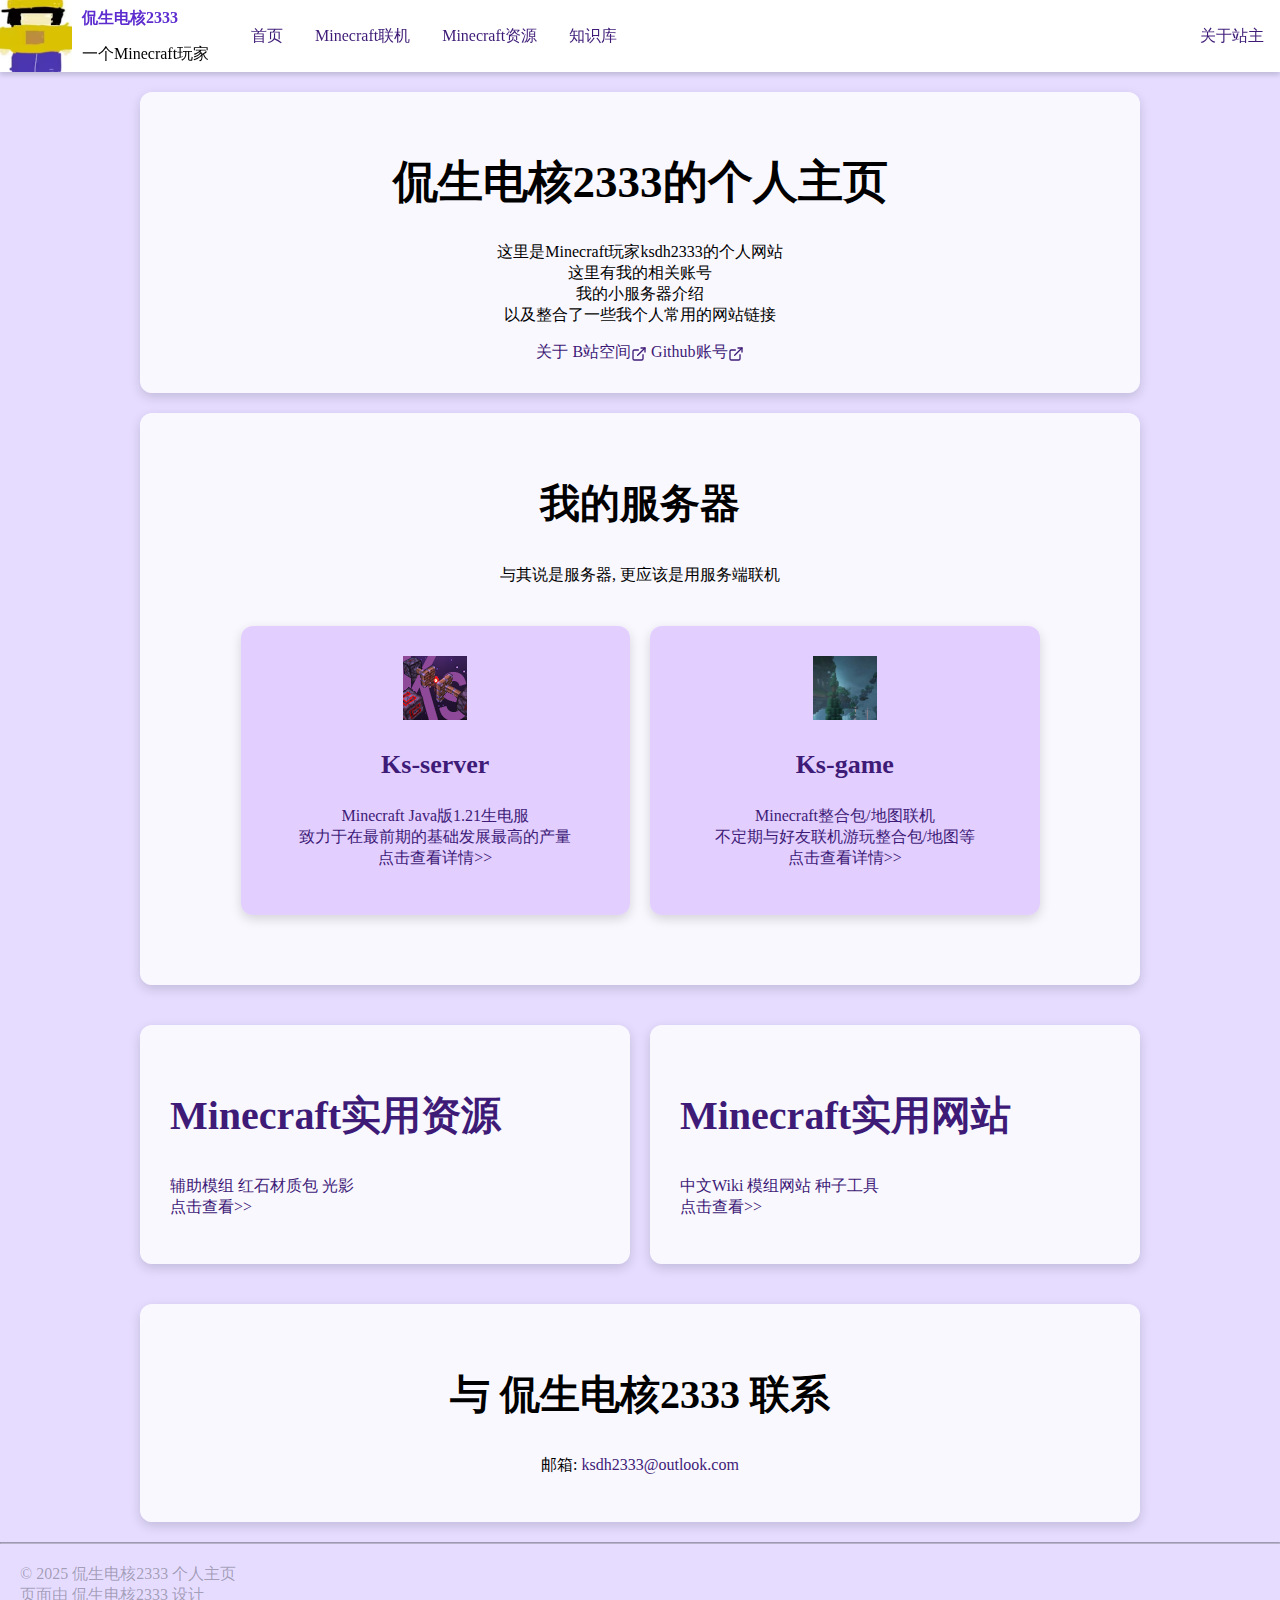
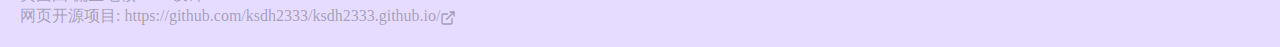
<file: index.html>
<!DOCTYPE html>
<html lang="zh-Hans-CN">

<head>
  <meta charset="UTF-8">
  <meta name="viewport" content="width=device-width, initial-scale=1.0">
  <meta name="keywords" content="ksdh2333, 侃生电核2333">
  <meta name="description" content="侃生电核2333的个人主页">
  <meta name="author" content="侃生电核2333">
  <base target="_self" href="./">
  <link rel="icon" href="resources/img/avatar-ksdh2333.png">
  <link rel="stylesheet" href="css/core/global.css">
  <title>侃生电核2333 - ksdh23333</title>
</head>

<body>
  <header>
    <nav class="header-nav">
      <div>
        <a href="index.html" title="首页"><img src="resources/img/avatar-ksdh2333.png" width="128" height="128" alt="头像"></a>
        <div>
          <strong>侃生电核2333</strong>
          <p>
            一个Minecraft玩家
          </p>
        </div>
      </div>
      <div>
        <ul>
          <li><a href="index.html">首页</a></li>
          <li><a href="html/server/server-nav.html">Minecraft联机</a></li>
          <li><a href="html/minecraft-resources/minecraft-resources-nav.html">Minecraft资源</a></li>
          <li><a href="html/knowledge-base/knowledge-base-nav.html">知识库</a></li>
        </ul>
      </div>
      <a href="html/about-host.html" id="about-host">关于站主</a>
    </nav>
  </header>

  <main>
    <div class="center card-1">

      <h1>侃生电核2333的个人主页</h1>

      <p>
        这里是Minecraft玩家<span>ksdh2333</span>的个人网站
        <br>
        这里有我的<span>相关账号</span>
        <br>
        我的<span>小服务器</span>介绍
        <br>
        以及整合了一些我个人常用的<span>网站链接</span>
      </p>
      <a href="html/about-host.html" target="_self" title="关于站主">关于</a>
      <a href="https://space.bilibili.com/3493268878789144" target="_blank" title="Bilibili 侃生电核2333">B站空间</a>
      <a href="https://github.com/ksdh2333/" target="_blank" title="Github ksdh2333">Github账号</a>
    </div>

    <div class="center card-1">

      <h2>我的服务器</h2>

      <p>
        与其说是服务器, 更应该是用服务端联机
      </p>
      <div class="card-2-parent">
        <a href="html/server/ks-server.html" title="Ks-server" class="card-3 floating">
          <img src="resources/img/ks-server-icon.png" width="64" height="64" alt="Ks服图标">

          <h3>Ks-server</h3>

          <p>
            Minecraft Java版1.21生电服
            <br>
            致力于在最前期的基础发展最高的产量
            <br>
            点击查看详情&gt;&gt;
          </p>
        </a>
        <a href="html/server/ks-game.html" title="ks-game" class="card-3 floating">
          <img src="resources/img/ks-game-icon.png" width="64" height="64" alt="Ks-game图标">

          <h3>Ks-game</h3>

          <p>
            Minecraft整合包/地图联机
            <br>
            不定期与好友联机游玩整合包/地图等
            <br>
            点击查看详情&gt;&gt;
          </p>
        </a>
      </div>
    </div>

    <div class="card-2-parent">
      <a href="html/minecraft-resources/useful-minecraft-resources.html" class="card-2 floating">

        <h2>Minecraft实用资源</h2>

        <p>
          辅助模组 红石材质包 光影
          <br>
          点击查看&gt;&gt;
        </p>
      </a>
      <a href="html/minecraft-resources/useful-minecraft-links.html" class="card-2 floating">

        <h2>Minecraft实用网站</h2>

        <p>
          中文Wiki 模组网站 种子工具
          <br>
          点击查看&gt;&gt;
        </p>
      </a>
    </div>

    <div class="center card-1">

      <h2>与 侃生电核2333 联系</h2>

      <p>
        邮箱:<a href="mailto:ksdh2333@outlook.com/">ksdh2333@outlook.com</a>
      </p>
    </div>
  </main>

  <hr>
  <footer>
    <p>
      &copy; 2025 侃生电核2333 个人主页
      <br>
      页面由 侃生电核2333 设计
      <br>
      网页开源项目:<a href="https://github.com/ksdh2333/ksdh2333.github.io/" target="_blank" class="footer">https://github.com/ksdh2333/ksdh2333.github.io/</a>
    </p>
  </footer>
</body>

</html>
</file>
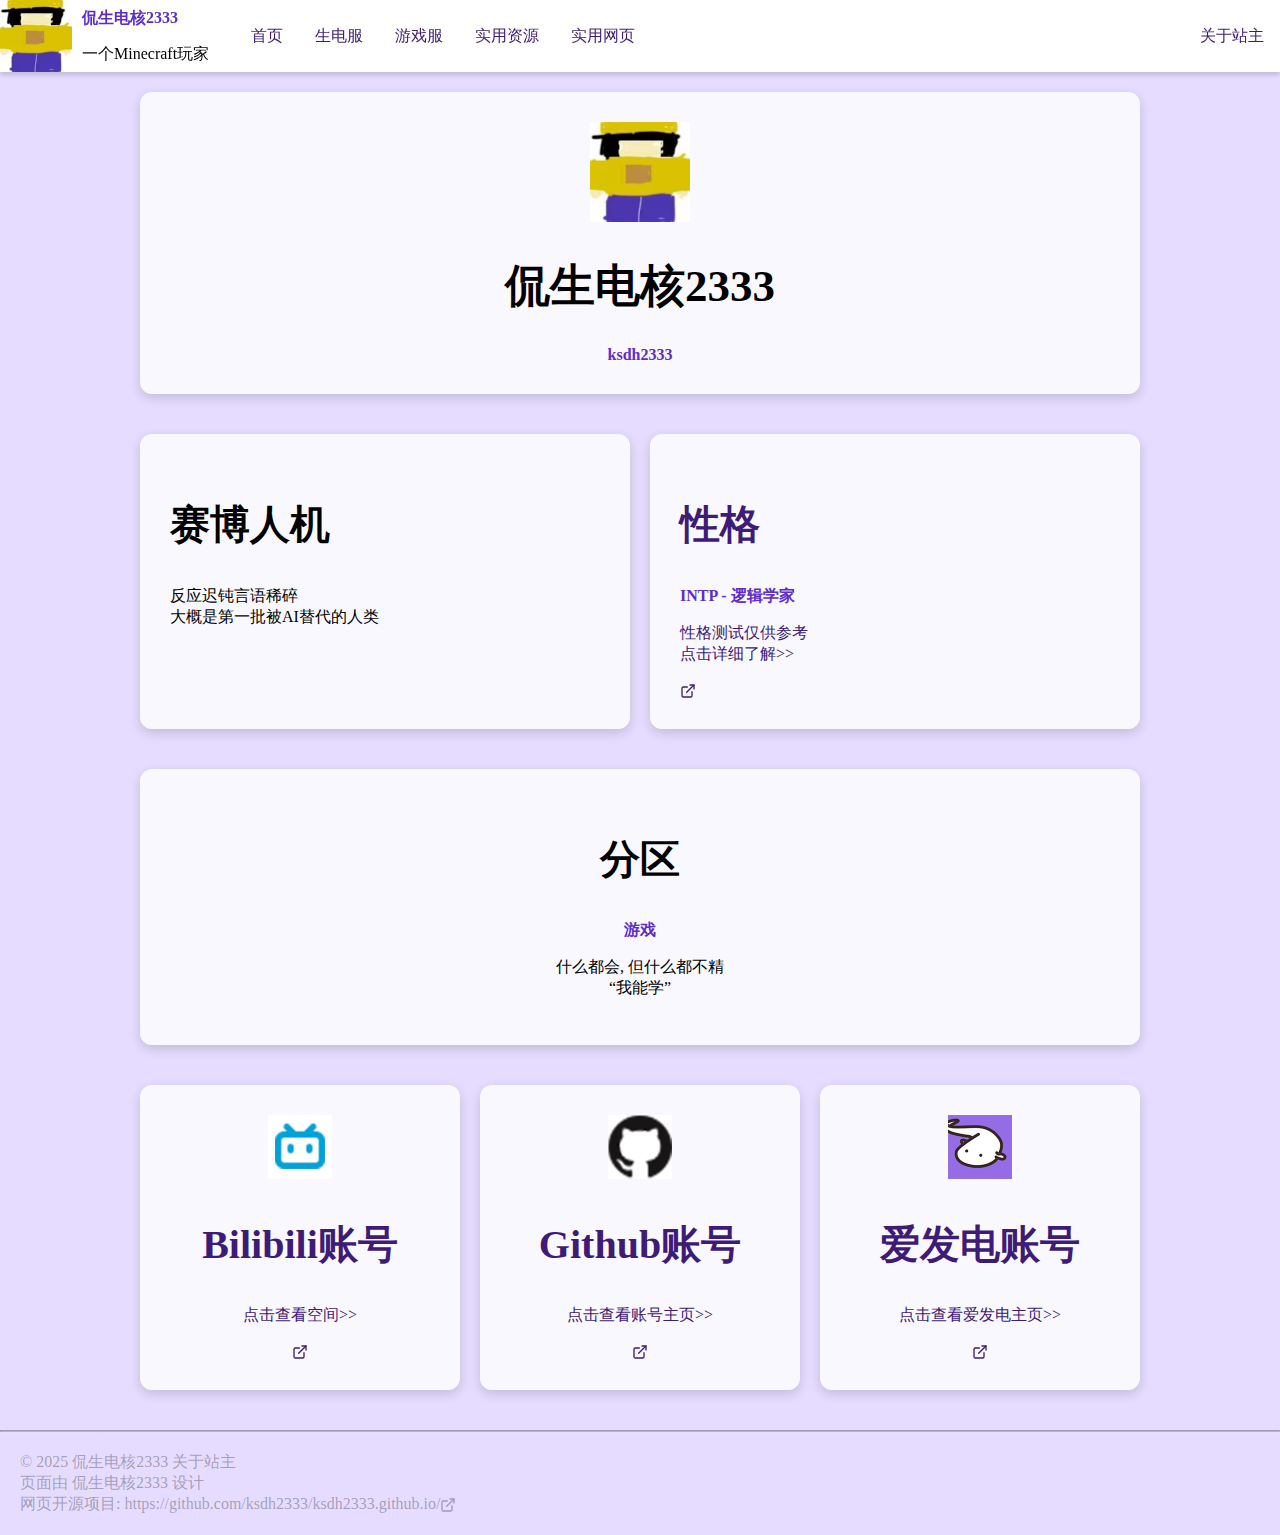
<file: html/about-host.html>
<!DOCTYPE html>
<html lang="zh-Hans-CN">

<head>
  <meta charset="UTF-8">
  <meta name="viewport" content="width=device-width, initial-scale=1.0">
  <meta name="keywords" content="ksdh2333, 侃生电核2333">
  <meta name="description" content="关于侃生电核2333">
  <meta name="author" content="侃生电核2333">
  <base target="_self">
  <link rel="icon" href="../resources/img/avatar-ksdh2333.png">
  <link rel="stylesheet" href="../css/core/global.css">
  <title>关于站主 - 侃生电核2333</title>
</head>

<body>
  <header>
    <nav class="header-nav">
      <div>
        <a href="../index.html" title="首页"><img src="../resources/img/avatar-ksdh2333.png" width="128"
            height="128" alt="头像"></a>
        <div>
          <strong>侃生电核2333</strong>
          <p>
            一个Minecraft玩家
          </p>
        </div>
      </div>
      <div>
        <ul>
          <li><a href="../index.html">首页</a></li>
          <li><a href="ks-server.html">生电服</a></li>
          <li><a href="ks-game.html">游戏服</a></li>
          <li><a href="useful-minecraftresources.html">实用资源</a></li>
          <li><a href="useful-links.html">实用网页</a></li>
        </ul>
      </div>
      <a href="about-host.html" id="about-host">关于站主</a>
    </nav>
  </header>

  <main>
    <div class="center card-1">
      <img src="../resources/img/avatar-ksdh2333.png" width="100" height="100" alt="头像" />
      <h1>侃生电核2333</h1>
      <strong>ksdh2333</strong>
    </div>

    <div class="card-2-parent">
      <div class="card-2">
        <h2>赛博人机</h2>
        <p>
          反应迟钝言语稀碎
          <br>
          大概是第一批被AI替代的人类
        </p>
      </div>
      <a href="https://www.16personalities.com/ch/intp-%E4%BA%BA%E6%A0%BC/" target="_blank" class="card-2 floating">
        <h2>性格</h2>
        <strong>INTP - 逻辑学家</strong>
        <p>
          性格测试仅供参考
          <br>
          点击详细了解&gt;&gt;
        </p>
      </a>
    </div>

    <div class="center card-1">
      <h2>分区</h2>
      <strong>游戏</strong>
      <p>
        什么都会, 但什么都不精
        <br>
        <q>我能学</q>
      </p>
    </div>

    <div class="card-2-parent">
      <a href="https://space.bilibili.com/3493268878789144" target="_blank" class="center card-2 floating">
        <img src="../resources/img/bilibili-icon.png" width="64" height="64" alt="Bilibili图标" />
        <h2>Bilibili账号</h2>
        <p>
          点击查看空间&gt;&gt;
        </p>
      </a>
      <a href="https://github.com/ksdh2333/" target="_blank" class="center card-2 floating">
        <img src="../resources/img/github-icon.png" width="64" height="64" alt="Github图标" />
        <h2>Github账号</h2>
        <p>
          点击查看账号主页&gt;&gt;
        </p>
      </a>
      <a href="https://afdian.com/a/ksdh2333/" target="_blank" class="center card-2 floating">
        <img src="../resources/img/afdian-icon.png" width="64" height="64" alt="爱发电图标" />
        <h2>爱发电账号</h2>
        <p>
          点击查看爱发电主页&gt;&gt;
        </p>
      </a>
    </div>
  </main>

  <hr>
  <footer>
    <p>
      &copy; 2025 侃生电核2333 关于站主
      <br>
      页面由 侃生电核2333 设计
      <br>
      网页开源项目:<a href="https://github.com/ksdh2333/ksdh2333.github.io/"
        target="_blank">https://github.com/ksdh2333/ksdh2333.github.io/</a>
    </p>
  </footer>
</body>

</html>
</file>
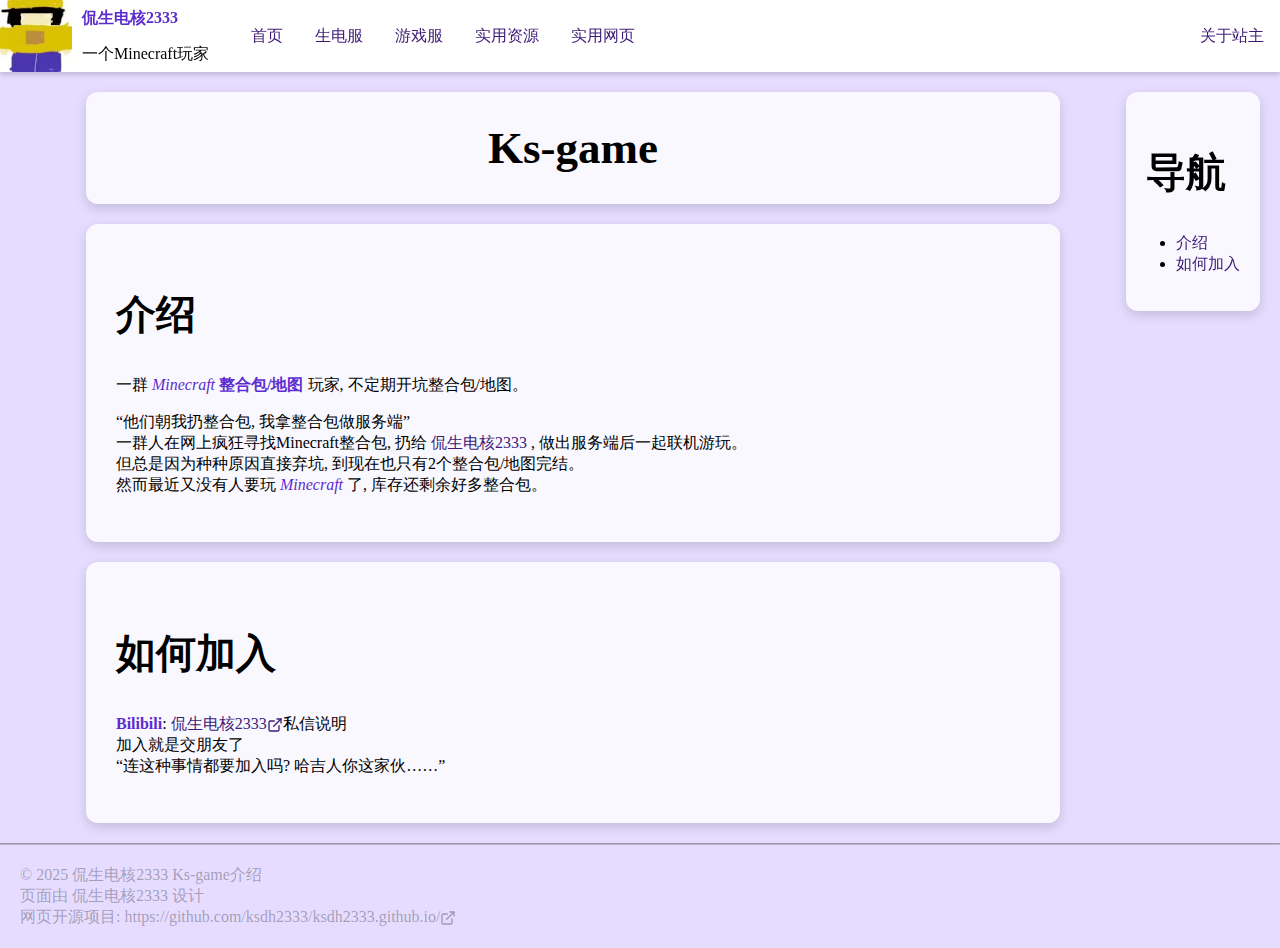
<file: html/ks-game.html>
<!DOCTYPE html>
<html lang="zh-Hans-CN">

<head>
  <meta charset="UTF-8">
  <meta name="viewport" content="width=device-width, initial-scale=1.0">
  <meta name="keywords" content="Ks-game, Ks服">
  <meta name="description" content="Ks-game介绍">
  <meta name="author" content="侃生电核2333">
  <base target="_self">
  <link rel="icon" href="../resources/img/avatar-ksdh2333.png">
  <link rel="stylesheet" href="../css/core/global.css">
  <script defer src="../javascript/sidebar.js"></script>
  <title>Ks-game - 侃生电核2333</title>
</head>

<body>
  <header>
    <nav class="header-nav">
      <div>
        <a href="../index.html" title="首页"><img src="../resources/img/avatar-ksdh2333.png" width="128"
            height="128" alt="头像"></a>
        <div>
          <strong>侃生电核2333</strong>
          <p>
            一个Minecraft玩家
          </p>
        </div>
      </div>
      <div>
        <ul>
          <li><a href="../index.html">首页</a></li>
          <li><a href="ks-server.html">生电服</a></li>
          <li><a href="ks-game.html">游戏服</a></li>
          <li><a href="useful-minecraftresources.html">实用资源</a></li>
          <li><a href="useful-links.html">实用网页</a></li>
        </ul>
      </div>
      <a href="about-host.html" id="about-host">关于站主</a>
    </nav>
  </header>

  <aside class="sidebar-nav">
    <nav>
      <h2>导航</h2>
      <ul>
        <li><a href="#介绍">介绍</a></li>
        <li><a href="#加入">如何加入</a></li>
      </ul>
    </nav>
  </aside>

  <main class="with-sidebar">
    <h1 class="center card-1">Ks-game</h1>

    <section class="left card-1">
      <a name="介绍"></a>
      <div>
        <h2>介绍</h2>
        <p>
          一群 <em>Minecraft</em> <strong>整合包/地图</strong> 玩家, 不定期开坑整合包/地图。
        </p>
        <p>
          <q>他们朝我扔整合包, 我拿整合包做服务端</q>
          <br>
          一群人在网上疯狂寻找Minecraft整合包, 扔给 <a href="about-host.html">侃生电核2333</a> , 做出服务端后一起联机游玩。
          <br>
          但总是因为种种原因直接弃坑, 到现在也只有2个整合包/地图完结。
          <br>
          然而最近又没有人要玩 <em>Minecraft</em> 了, 库存还剩余好多整合包。
        </p>
      </div>
    </section>

    <section class="left card-1">
      <a name="加入"></a>
      <div>
        <h2>如何加入</h2>
        <p>
          <strong>Bilibili</strong>: <a href="https://space.bilibili.com/3493268878789144" target="_blank">侃生电核2333</a>私信说明
          <br>
          加入就是交朋友了
          <br>
          <q>连这种事情都要加入吗? 哈吉人你这家伙……</q>
        </p>
      </div>
    </section>
  </main>

  <hr>
  <footer>
    <p>
      &copy; 2025 侃生电核2333 Ks-game介绍
      <br>
      页面由 侃生电核2333 设计
      <br>
      网页开源项目:<a href="https://github.com/ksdh2333/ksdh2333.github.io/"
        target="_blank">https://github.com/ksdh2333/ksdh2333.github.io/</a>
    </p>
  </footer>
</body>

</html>
</file>
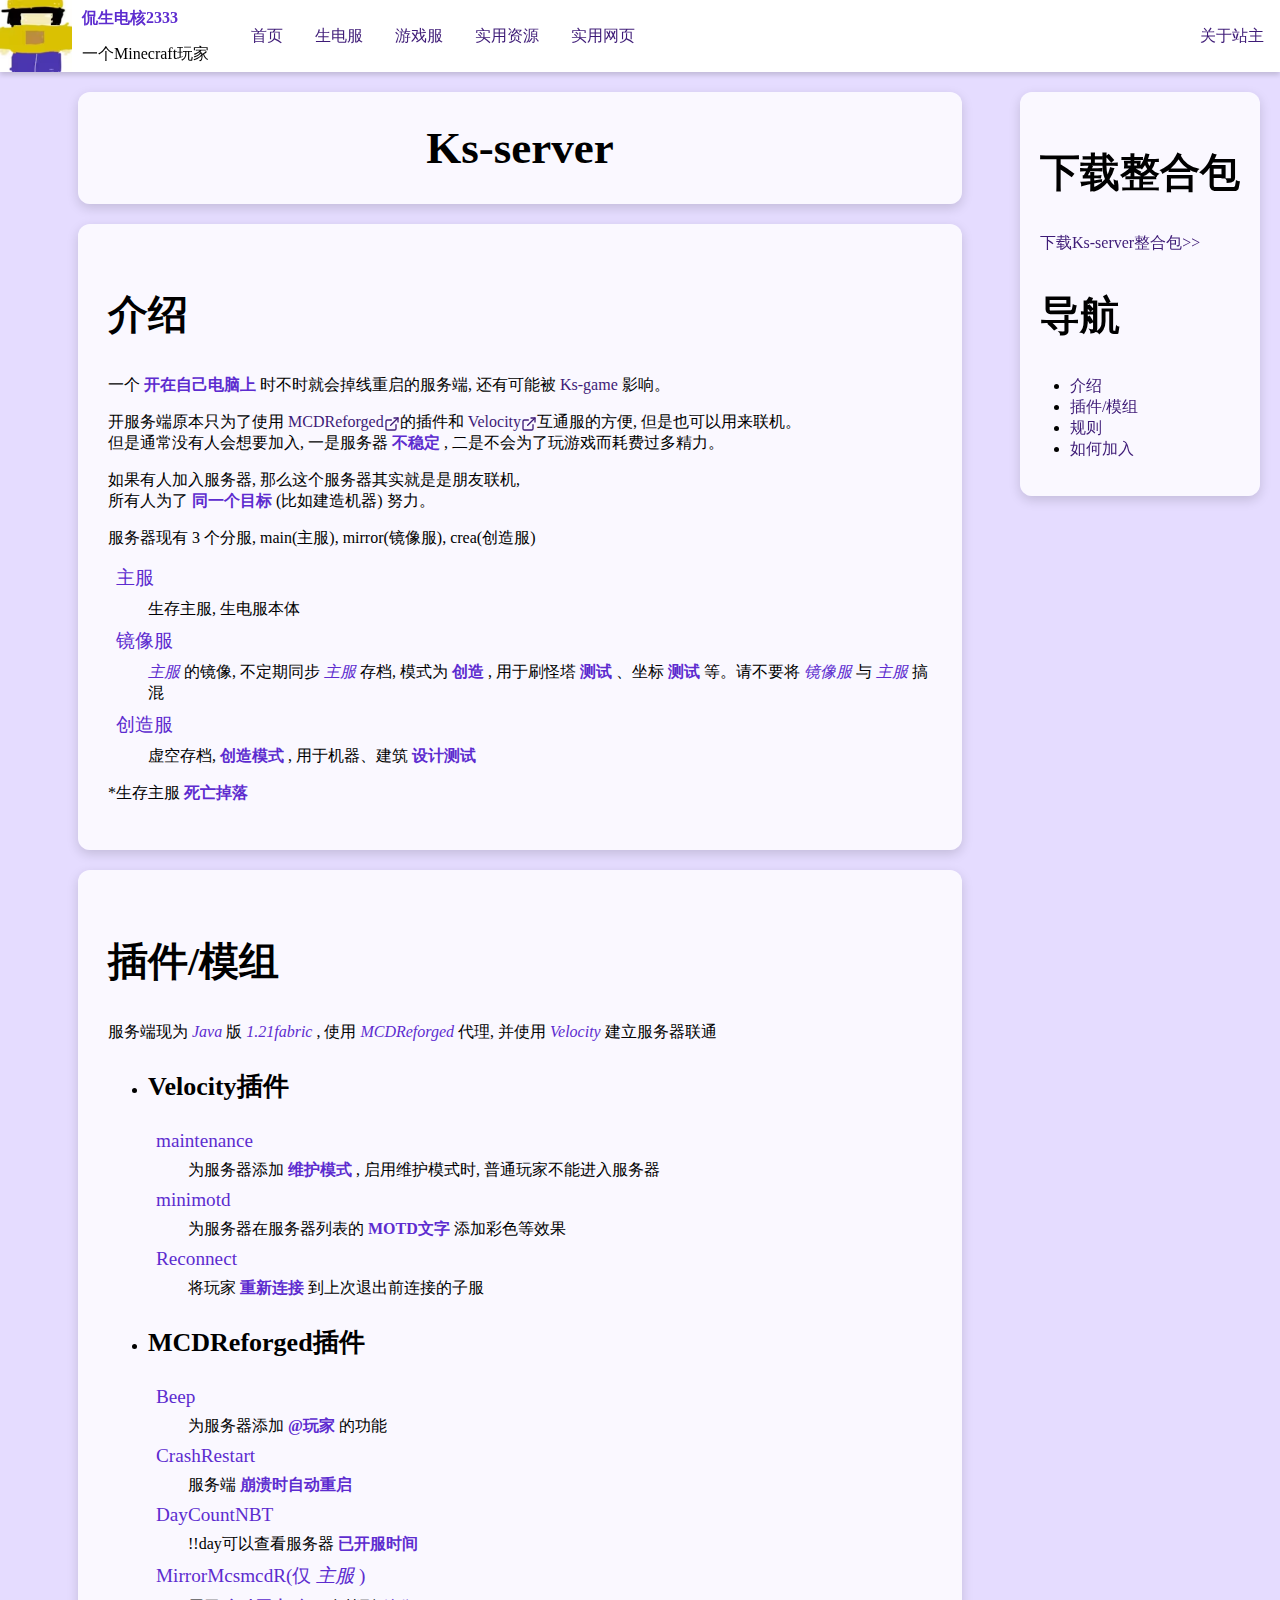
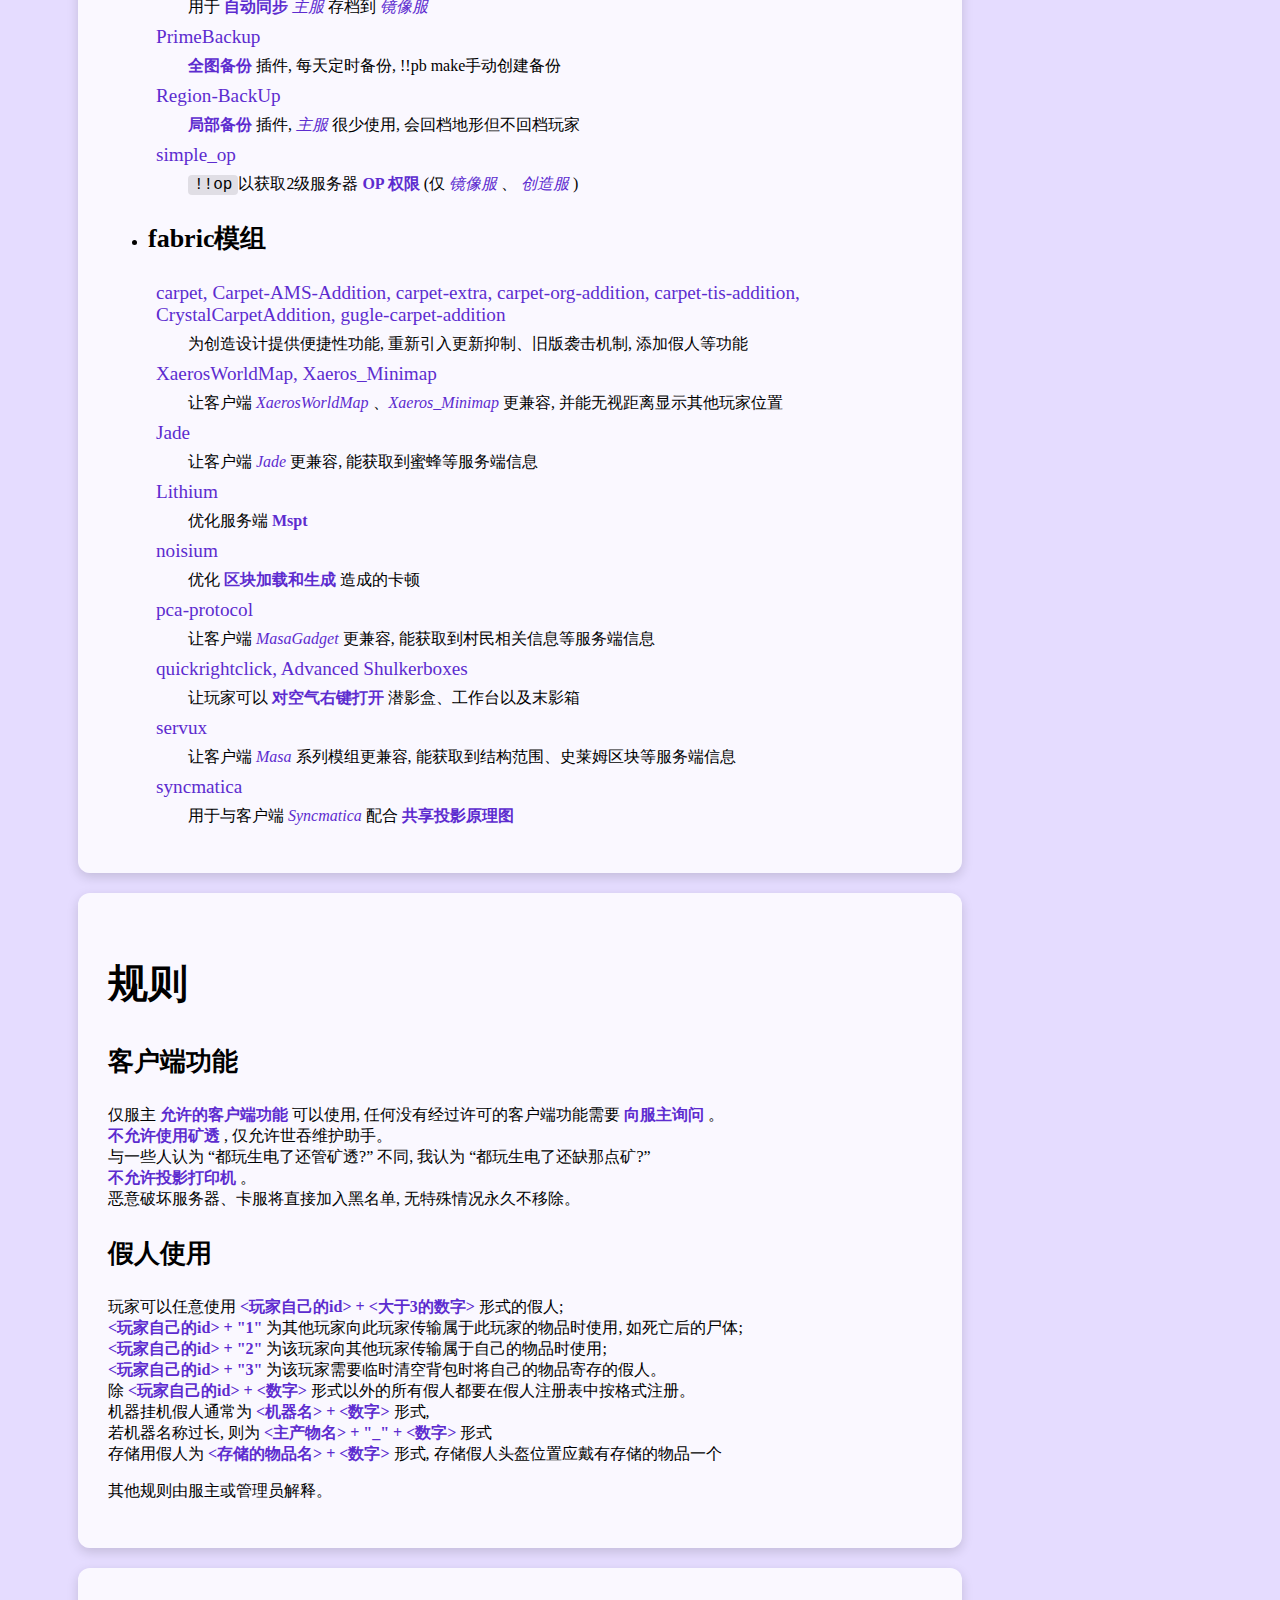
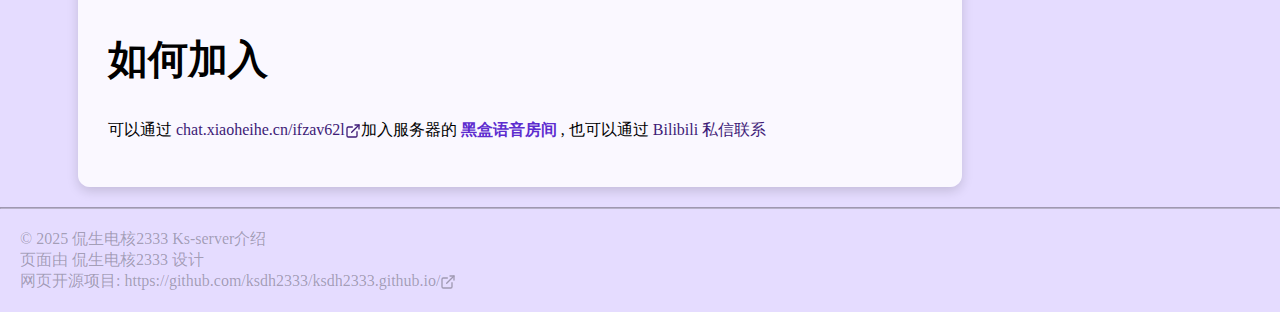
<file: html/ks-server.html>
<!DOCTYPE html>
<html lang="zh-Hans-CN">

<head>
  <meta charset="UTF-8">
  <meta name="viewport" content="width=device-width, initial-scale=1.0">
  <meta name="keywords" content="Ks-server, Ks服, Minecraft生电服">
  <meta name="description" content="Ks-server介绍">
  <meta name="author" content="侃生电核2333">
  <base target="_self">
  <link rel="icon" href="../resources/img/avatar-ksdh2333.png">
  <link rel="stylesheet" href="../css/core/global.css">
  <script defer src="../javascript/sidebar.js"></script>
  <title>Ks-server Minecraft生电服 - 侃生电核2333</title>
</head>

<body>
  <header>
    <nav class="header-nav">
      <div>
        <a href="../index.html" title="首页"><img src="../resources/img/avatar-ksdh2333.png" width="128"
            height="128" alt="头像"></a>
        <div>
          <strong>侃生电核2333</strong>
          <p>
            一个Minecraft玩家
          </p>
        </div>
      </div>
      <div>
        <ul>
          <li><a href="../index.html">首页</a></li>
          <li><a href="ks-server.html">生电服</a></li>
          <li><a href="ks-game.html">游戏服</a></li>
          <li><a href="useful-minecraftresources.html">实用资源</a></li>
          <li><a href="useful-links.html">实用网页</a></li>
        </ul>
      </div>
      <a href="about-host.html" id="about-host">关于站主</a>
    </nav>
  </header>

  <aside class="sidebar-nav">
    <div>
      <h2>下载整合包</h2>
      <a href="ks-server/dowloads.html" title="下载用于游玩Ks-server的整合包">下载Ks-server整合包&gt;&gt;</a>
    </div>
    <nav>
      <h2>导航</h2>
      <ul>
        <li><a href="#介绍">介绍</a></li>
        <li><a href="#插件/模组">插件/模组</a></li>
        <li><a href="#规则">规则</a></li>
        <li><a href="#加入">如何加入</a></li>
      </ul>
    </nav>
  </aside>

  <main class="with-sidebar">
    <h1 class="center card-1">Ks-server</h1>

    <section class="left card-1">
      <a name="介绍"></a>
      <div>
        <h2>介绍</h2>
        <p>
          一个 <strong>开在自己电脑上</strong> 时不时就会掉线重启的服务端, 还有可能被<a href="ks-game.html">Ks-game</a>影响。
        </p>
        <p>
          开服务端原本只为了使用<a href="https://docs.mcdreforged.com/zh-cn/latest/" target="_blank"
            title="MCDReforged说明文档">MCDReforged</a>的插件和<a href="https://papermc.io/software/velocity/" target="_blank"
            title="Velocity官网">Velocity</a>互通服的方便, 但是也可以用来联机。
          <br>
          但是通常没有人会想要加入, 一是服务器 <strong>不稳定</strong> , 二是不会为了玩游戏而耗费过多精力。
        </p>
        <p>
          如果有人加入服务器, 那么这个服务器其实就是是朋友联机,
          <br>
          所有人为了 <strong>同一个目标</strong> (比如建造机器) 努力。
        </p>
        <p>
          服务器现有 3 个分服, main(主服), mirror(镜像服), crea(创造服)
        </p>
        <dl>
          <dt>主服</dt>
          <dd>生存主服, 生电服本体</dd>
          <dt>镜像服</dt>
          <dd> <em>主服</em> 的镜像, 不定期同步 <em>主服</em> 存档, 模式为 <strong>创造</strong> , 用于刷怪塔 <strong>测试</strong> 、坐标 <strong>测试</strong> 等。请不要将 <em>镜像服</em> 与 <em>主服</em> 搞混
          </dd>
          <dt>创造服</dt>
          <dd>虚空存档, <strong>创造模式</strong> , 用于机器、建筑 <strong>设计测试</strong></dd>
        </dl>
        <p>
          *生存主服 <strong>死亡掉落</strong>
        </p>
      </div>
    </section>

    <section class="left card-1">
      <a name="插件/模组"></a>
      <div>
        <h2>插件/模组</h2>
        <p>
          服务端现为 <em>Java</em> 版 <em>1.21fabric</em> , 使用 <em>MCDReforged</em> 代理, 并使用 <em>Velocity</em> 建立服务器联通
        </p>
        <ul>
          <li>
            <h3>Velocity插件</h3>
            <dl>
              <dt>maintenance</dt>
              <dd>为服务器添加 <strong>维护模式</strong> , 启用维护模式时, 普通玩家不能进入服务器</dd>
              <dt>minimotd</dt>
              <dd>为服务器在服务器列表的 <strong>MOTD文字</strong> 添加彩色等效果</dd>
              <dt>Reconnect</dt>
              <dd>将玩家 <strong>重新连接</strong> 到上次退出前连接的子服</dd>
            </dl>
          </li>
          <li>
            <h3>MCDReforged插件</h3>
            <dl>
              <dt>Beep</dt>
              <dd>为服务器添加 <strong>@玩家</strong> 的功能</dd>
              <dt>CrashRestart</dt>
              <dd>服务端 <strong>崩溃时自动重启</strong></dd>
              <dt>DayCountNBT</dt>
              <dd>!!day可以查看服务器 <strong>已开服时间</strong></dd>
              <dt>MirrorMcsmcdR(仅 <em>主服</em> )</dt>
              <dd>用于 <strong>自动同步</strong> <em>主服</em> 存档到 <em>镜像服</em> </dd>
              <dt>PrimeBackup</dt>
              <dd><strong>全图备份</strong> 插件, 每天定时备份, !!pb make手动创建备份</dd>
              <dt>Region-BackUp</dt>
              <dd><strong>局部备份</strong> 插件, <em>主服</em> 很少使用, 会回档地形但不回档玩家</dd>
              <dt>simple_op</dt>
              <dd><code>!!op</code>以获取2级服务器 <strong>OP 权限</strong> (仅 <em>镜像服</em> 、 <em>创造服</em> )</dd>
            </dl>
          </li>
          <li>
            <h3>fabric模组</h3>
            <dl>
              <dt>carpet, Carpet-AMS-Addition, carpet-extra, carpet-org-addition, carpet-tis-addition,
                CrystalCarpetAddition, gugle-carpet-addition</dt>
              <dd>为创造设计提供便捷性功能, 重新引入更新抑制、旧版袭击机制, 添加假人等功能</dd>
              <dt>XaerosWorldMap, Xaeros_Minimap</dt>
              <dd>让客户端 <em>XaerosWorldMap</em> 、<em>Xaeros_Minimap</em> 更兼容, 并能无视距离显示其他玩家位置</dd>
              <dt>Jade</dt>
              <dd>让客户端 <em>Jade</em> 更兼容, 能获取到蜜蜂等服务端信息</dd>
              <dt>Lithium</dt>
              <dd>优化服务端 <strong>Mspt</strong></dd>
              <dt>noisium</dt>
              <dd>优化 <strong>区块加载和生成</strong> 造成的卡顿</dd>
              <dt>pca-protocol</dt>
              <dd>让客户端 <em>MasaGadget</em> 更兼容, 能获取到村民相关信息等服务端信息</dd>
              <dt>quickrightclick, Advanced Shulkerboxes</dt>
              <dd>让玩家可以 <strong>对空气右键打开</strong> 潜影盒、工作台以及末影箱</dd>
              <dt>servux</dt>
              <dd>让客户端 <em>Masa</em> 系列模组更兼容, 能获取到结构范围、史莱姆区块等服务端信息</dd>
              <dt>syncmatica</dt>
              <dd>用于与客户端 <em>Syncmatica</em> 配合 <strong>共享投影原理图</strong></dd>
            </dl>
          </li>
        </ul>
      </div>
    </section>

    <section class="left card-1">
      <a name="规则"></a>
      <div>
        <h2>规则</h2>
        <h3>客户端功能</h3>
        <p>
          仅服主 <strong>允许的客户端功能</strong> 可以使用, 任何没有经过许可的客户端功能需要 <strong>向服主询问</strong> 。
          <br>
          <strong>不允许使用矿透</strong> , 仅允许世吞维护助手。<br>
          与一些人认为 <q>都玩生电了还管矿透?</q> 不同, 我认为  <q>都玩生电了还缺那点矿?</q>
          <br>
          <strong>不允许投影打印机</strong> 。
          <br>
          恶意破坏服务器、卡服将直接加入黑名单, 无特殊情况永久不移除。
        </p>
        <h3>假人使用</h3>
        <p>
          玩家可以任意使用 <strong>&lt玩家自己的id&gt + &lt大于3的数字&gt</strong> 形式的假人;
          <br>
           <strong>&lt玩家自己的id&gt + "1"</strong> 为其他玩家向此玩家传输属于此玩家的物品时使用, 如死亡后的尸体;
          <br>
           <strong>&lt玩家自己的id&gt + "2"</strong> 为该玩家向其他玩家传输属于自己的物品时使用;
          <br>
           <strong>&lt玩家自己的id&gt + "3"</strong> 为该玩家需要临时清空背包时将自己的物品寄存的假人。
          <br>
          除 <strong>&lt玩家自己的id&gt + &lt;数字&gt;</strong> 形式以外的所有假人都要在假人注册表中按格式注册。
          <br>
          机器挂机假人通常为 <strong>&lt机器名&gt + &lt;数字&gt</strong> 形式,
          <br>
          若机器名称过长, 则为 <strong>&lt主产物名&gt + "_" + &lt;数字&gt</strong> 形式
          <br>
          存储用假人为 <strong>&lt存储的物品名&gt + &lt;数字&gt</strong> 形式, 存储假人头盔位置应戴有存储的物品一个
        </p>
        <p>
          其他规则由服主或管理员解释。
        </p>
      </div>
    </section>

    <section class="left card-1">
      <a name="加入"></a>
      <div>
        <h2>如何加入</h2>
        <p>
          可以通过<a href="https://chat.xiaoheihe.cn/ifzav62l" target="_blank">chat.xiaoheihe.cn/ifzav62l</a>加入服务器的 <strong>黑盒语音房间</strong> ,
          也可以通过<a href="https://space.bilibili.com/3493268878789144">Bilibili 私信联系</a>
        </p>
      </div>
    </section>
  </main>

  <hr>
  <footer>
    <p>
      &copy; 2025 侃生电核2333 Ks-server介绍
      <br>
      页面由 侃生电核2333 设计
      <br>
      网页开源项目:<a href="https://github.com/ksdh2333/ksdh2333.github.io/"
        target="_blank">https://github.com/ksdh2333/ksdh2333.github.io/</a>
    </p>
  </footer>
</body>

</html>
</file>
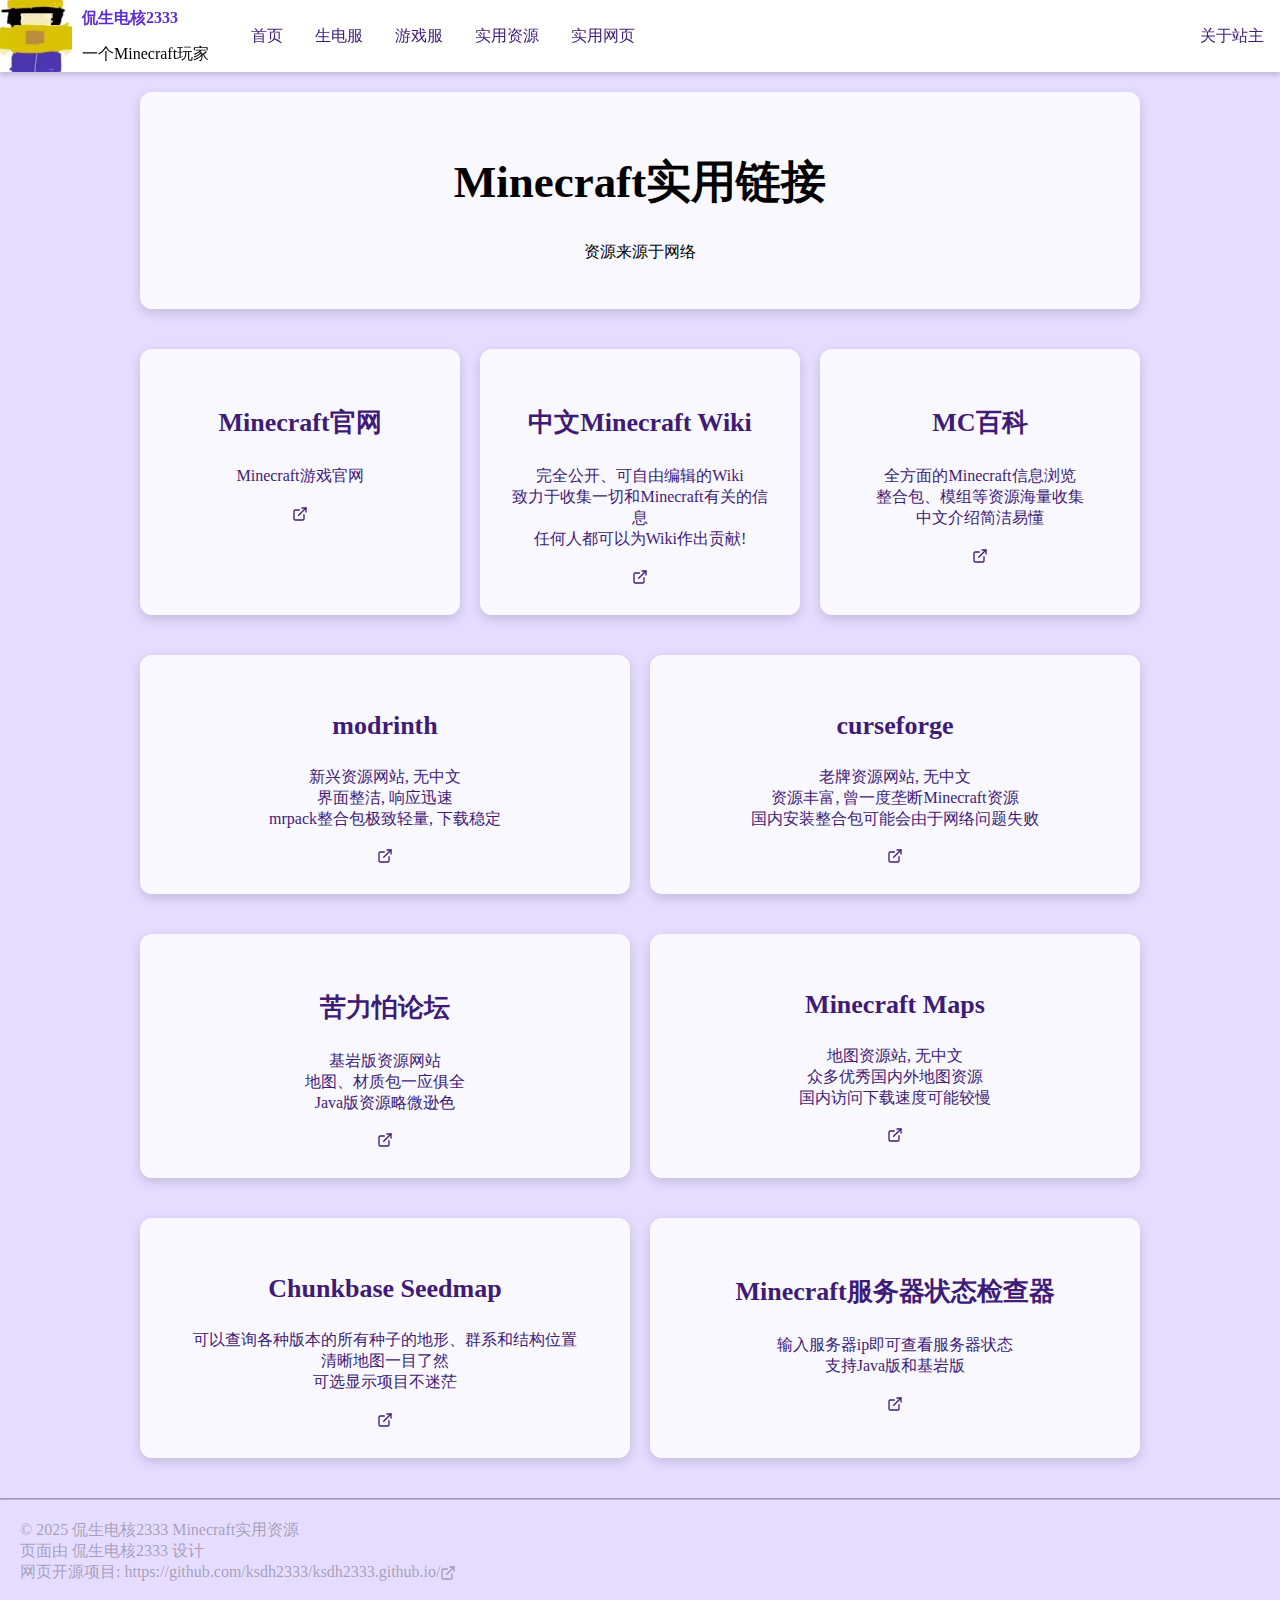
<file: html/useful-links.html>
<!DOCTYPE html>
<html lang="zh-Hans-CN">

<head>
  <meta charset="UTF-8">
  <meta name="viewport" content="width=device-width, initial-scale=1.0">
  <meta name="keywords" content="Minecraft网站, Minecraft">
  <meta name="description" content="Minecraft实用链接">
  <meta name="author" content="侃生电核2333">
  <base target="_self">
  <link rel="icon" href="../resources/img/avatar-ksdh2333.png">
  <link rel="stylesheet" href="../css/core/global.css">
  <title>Minecraft实用链接 - 侃生电核2333</title>
</head>

<body>
  <header>
    <nav class="header-nav">
      <div>
        <a href="../index.html" title="首页"><img src="../resources/img/avatar-ksdh2333.png" width="128"
            height="128" alt="头像"></a>
        <div>
          <strong>侃生电核2333</strong>
          <p>
            一个Minecraft玩家
          </p>
        </div>
      </div>
      <div>
        <ul>
          <li><a href="../index.html">首页</a></li>
          <li><a href="ks-server.html">生电服</a></li>
          <li><a href="ks-game.html">游戏服</a></li>
          <li><a href="useful-minecraftresources.html">实用资源</a></li>
          <li><a href="useful-links.html">实用网页</a></li>
        </ul>
      </div>
      <a href="about-host.html" id="about-host">关于站主</a>
    </nav>
  </header>

  <main>
    <div class="center card-1">
      <h1>Minecraft实用链接</h1>
      <p>
        资源来源于网络
      </p>
    </div>

    <div class="card-2-parent">
      <a href="https://www.minecraft.net" target="_blank" class="center card-2 floating">
        <h3>Minecraft官网</h3>
        <p>
          Minecraft游戏官网
        </p>
      </a>
      <a href="https://zh.minecraft.wiki" target="_blank" class="center card-2 floating">
        <h3>中文Minecraft Wiki</h3>
        <p>
          完全公开、可自由编辑的Wiki
          <br>
          致力于收集一切和Minecraft有关的信息
          <br>
          任何人都可以为Wiki作出贡献!
        </p>
      </a>
      <a href="https://www.mcmod.cn" target="_blank" class="center card-2 floating">
        <h3>MC百科</h3>
        <p>
          全方面的Minecraft信息浏览
          <br>
          整合包、模组等资源海量收集
          <br>
          中文介绍简洁易懂
        </p>
      </a>
    </div>

    <div class="card-2-parent">
      <a href="https://modrinth.com" target="_blank" class="center card-2 floating">
        <h3>modrinth</h3>
        <p>
          新兴资源网站, 无中文
          <br>
          界面整洁, 响应迅速
          <br>
          mrpack整合包极致轻量, 下载稳定
        </p>
      </a>
      <a href="https://www.curseforge.com/minecraft" target="_blank" class="center card-2 floating">
        <h3>curseforge</h3>
        <p>
          老牌资源网站, 无中文
          <br>
          资源丰富, 曾一度垄断Minecraft资源
          <br>
          国内安装整合包可能会由于网络问题失败
        </p>
      </a>
    </div>

    <div class="card-2-parent">
      <a href="https://klpbbs.com" target="_blank" class="center card-2 floating">
        <h3>苦力怕论坛</h3>
        <p>
          基岩版资源网站
          <br>
          地图、材质包一应俱全
          <br>
          Java版资源略微逊色
        </p>
      </a>
      <a href="https://www.minecraftmaps.com" target="_blank" class="center card-2 floating">
        <h3>Minecraft Maps</h3>
        <p>
          地图资源站, 无中文
          <br>
          众多优秀国内外地图资源
          <br>
          国内访问下载速度可能较慢
        </p>
      </a>
    </div>

    <div class="card-2-parent">
      <a href="https://www.chunkbase.com/apps/" target="_blank" class="center card-2 floating">
        <h3>Chunkbase Seedmap</h3>
        <p>
          可以查询各种版本的所有种子的地形、群系和结构位置
          <br>
          清晰地图一目了然
          <br>
          可选显示项目不迷茫
        </p>
      </a>
      <a href="https://minecraft-server-status.com/cn" target="_blank" class="center card-2 floating">
        <h3>Minecraft服务器状态检查器</h3>
        <p>
          输入服务器ip即可查看服务器状态
          <br>
          支持Java版和基岩版
        </p>
      </a>
    </div>
  </main>

  <hr>
  <footer>
    <p>
      &copy; 2025 侃生电核2333 Minecraft实用资源
      <br>
      页面由 侃生电核2333 设计
      <br>
      网页开源项目:<a href="https://github.com/ksdh2333/ksdh2333.github.io/"
        target="_blank">https://github.com/ksdh2333/ksdh2333.github.io/</a>
    </p>
  </footer>
</body>

</html>
</file>
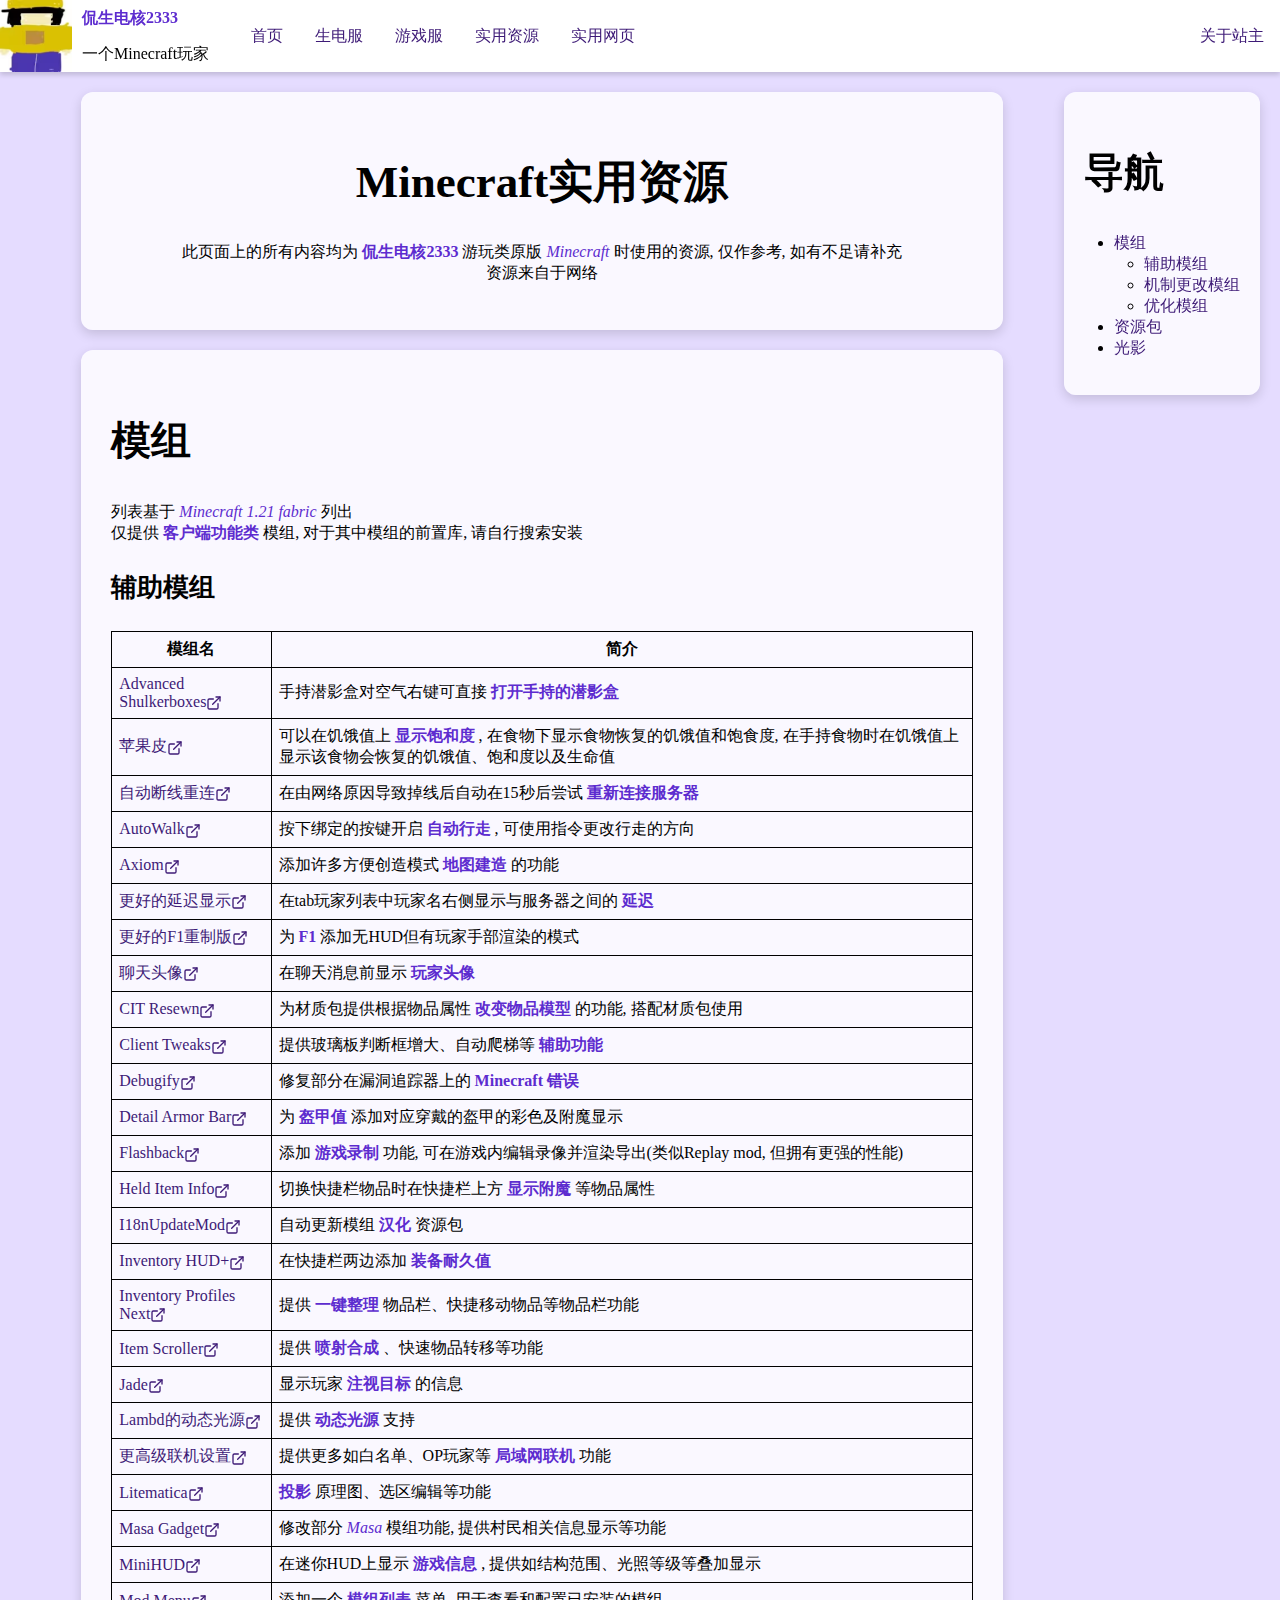
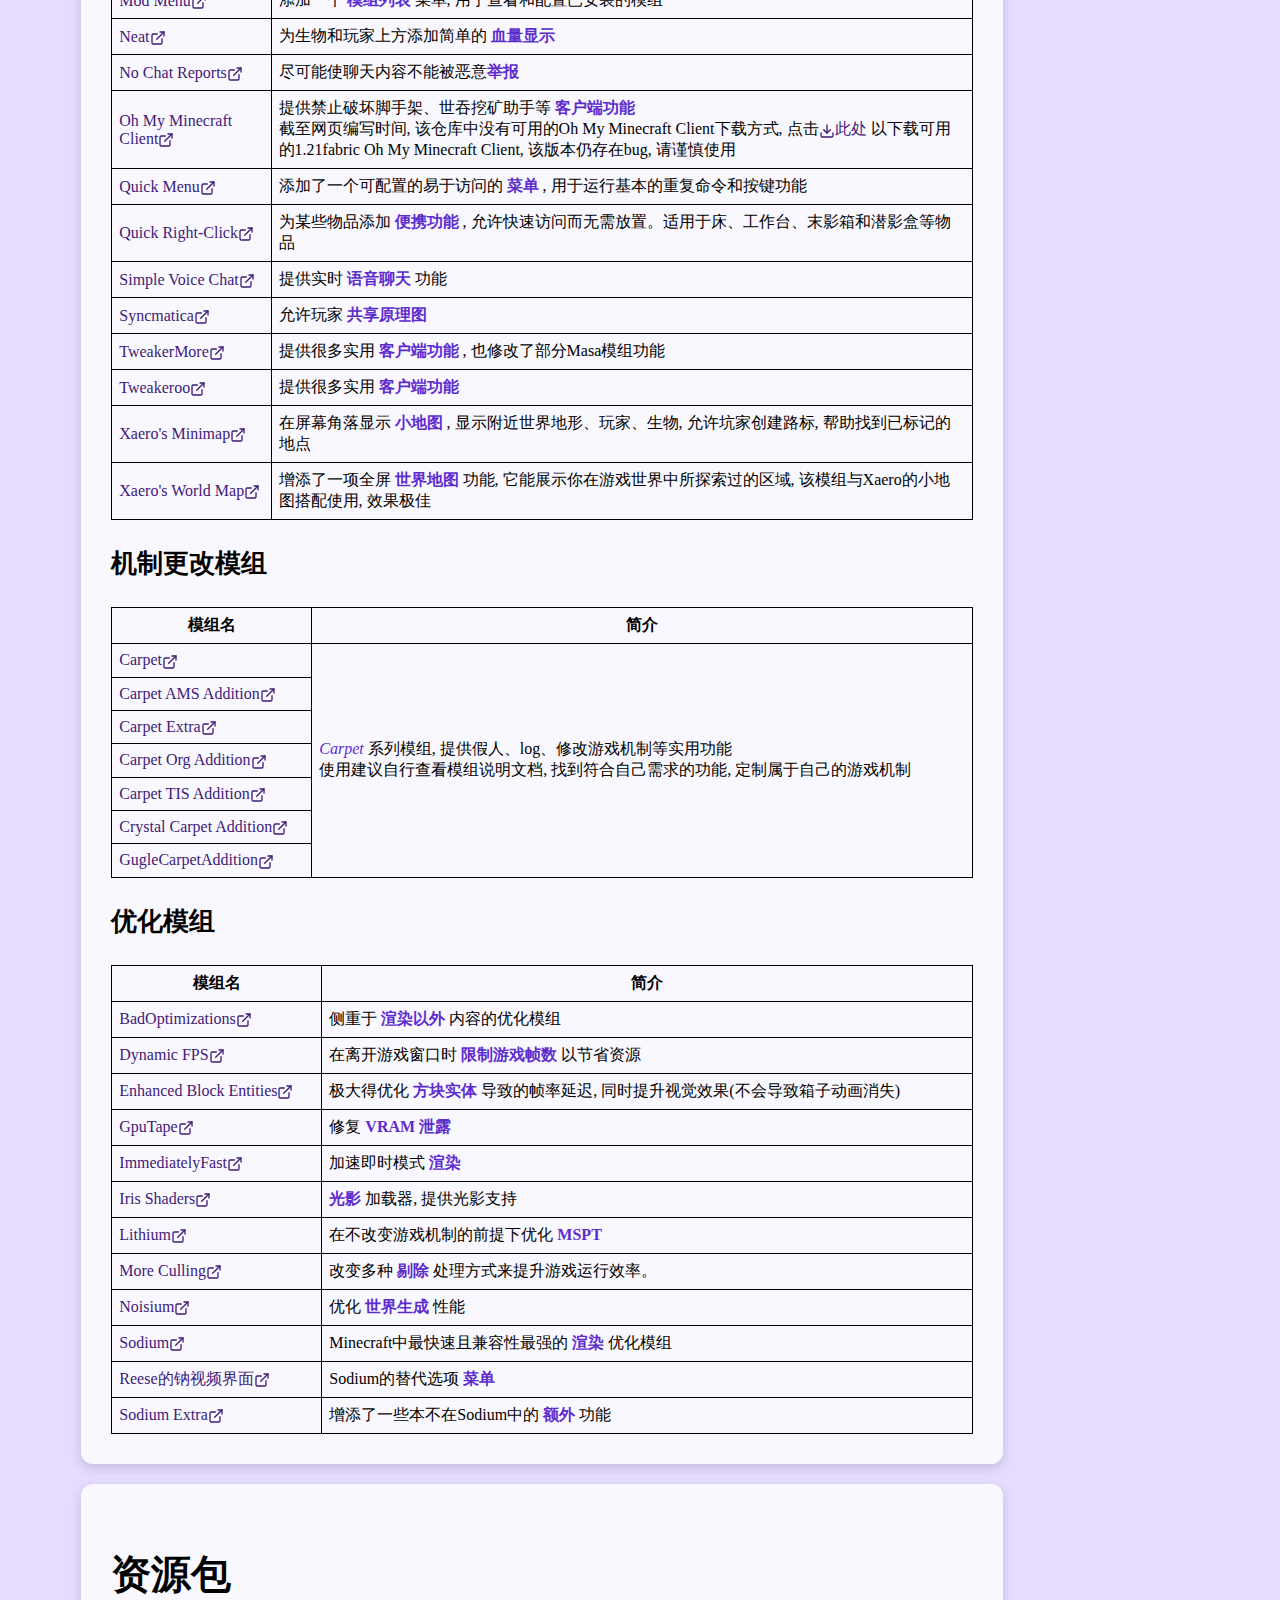
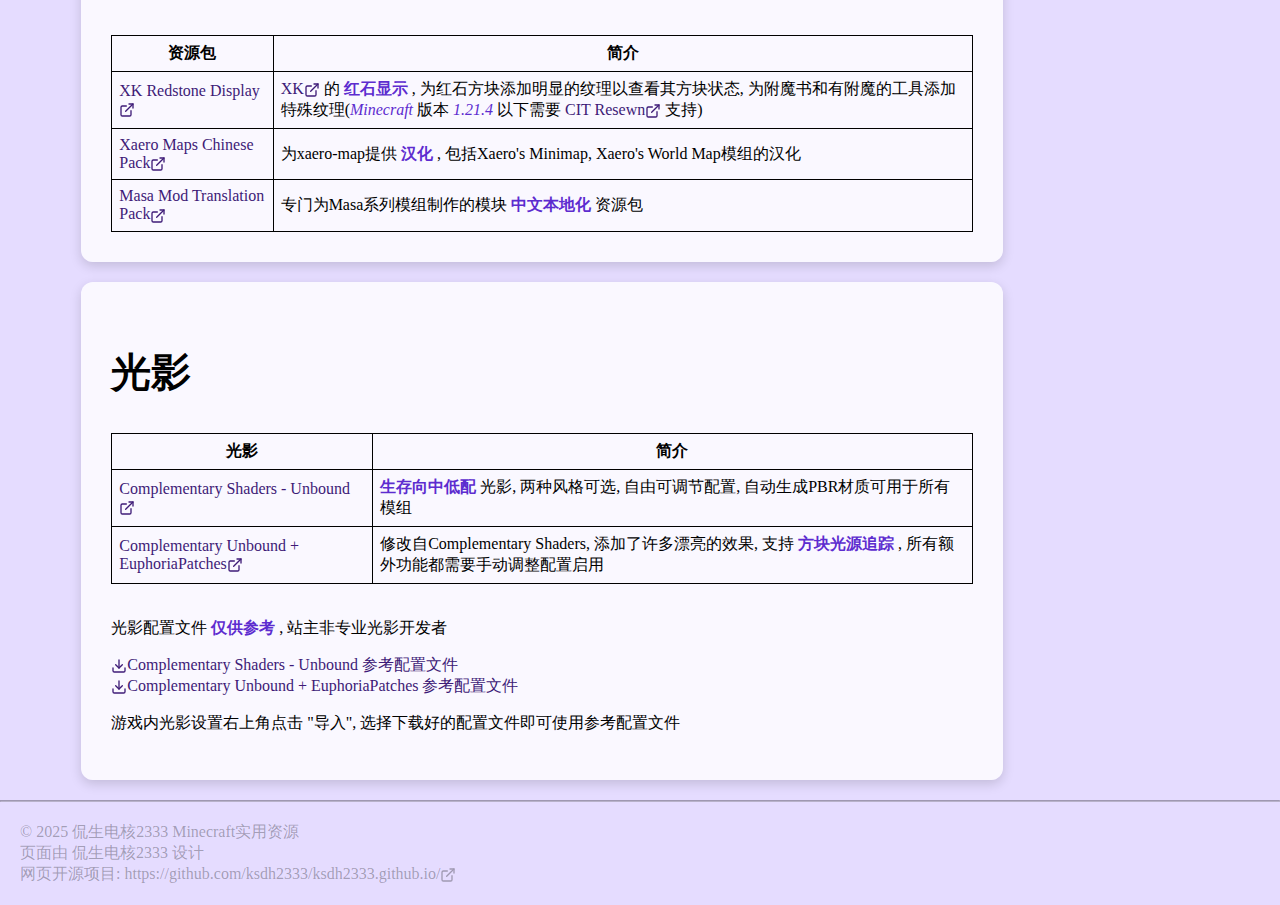
<file: html/useful-minecraftresources.html>
<!DOCTYPE html>
<html lang="zh-Hans-CN">

<head>
  <meta charset="UTF-8">
  <meta name="viewport" content="width=device-width, initial-scale=1.0">
  <meta name="keywords" content="Minecraft资源包, Minecraft模组">
  <meta name="description" content="Minecraft实用资源">
  <meta name="author" content="侃生电核2333">
  <base target="_self">
  <link rel="icon" href="../resources/img/avatar-ksdh2333.png">
  <link rel="stylesheet" href="../css/core/global.css">
  <script defer src="../javascript/sidebar.js"></script>
  <title>Minecraft实用资源 - 侃生电核2333</title>
</head>

<body>
  <header>
    <nav class="header-nav">
      <div>
        <a href="../index.html" title="首页"><img src="../resources/img/avatar-ksdh2333.png" width="128"
            height="128" alt="头像"></a>
        <div>
          <strong>侃生电核2333</strong>
          <p>
            一个Minecraft玩家
          </p>
        </div>
      </div>
      <div>
        <ul>
          <li><a href="../index.html">首页</a></li>
          <li><a href="ks-server.html">生电服</a></li>
          <li><a href="ks-game.html">游戏服</a></li>
          <li><a href="useful-minecraftresources.html">实用资源</a></li>
          <li><a href="useful-links.html">实用网页</a></li>
        </ul>
      </div>
      <a href="about-host.html" id="about-host">关于站主</a>
    </nav>
  </header>

  <aside class="sidebar-nav">
    <nav>
      <h2>导航</h2>
      <ul>
        <li>
          <a href="#模组">模组</a>
          <ul>
            <li><a href="#辅助模组">辅助模组</a></li>
            <li><a href="#机制更改模组">机制更改模组</a></li>
            <li><a href="#优化模组">优化模组</a></li>
          </ul>
        </li>
        <li><a href="#资源包">资源包</a></li>
        <li><a href="#光影">光影</a></li>
      </ul>
    </nav>
  </aside>

  <main class="with-sidebar">
    <div class="center card-1">
      <h1>Minecraft实用资源</h1>
      <p>
        此页面上的所有内容均为 <strong>侃生电核2333</strong> 游玩类原版 <em>Minecraft</em> 时使用的资源, 仅作参考, 如有不足请补充
        <br>
        资源来自于网络
      </p>
    </div>
    <section class="left card-1">
      <a name="模组"></a>
      <div>
        <h2>模组</h2>
        <p>
          列表基于 <em>Minecraft 1.21 fabric</em> 列出
          <br>
          仅提供 <strong>客户端功能类</strong> 模组, 对于其中模组的前置库, 请自行搜索安装
        </p>
        <a name="辅助模组"></a>
        <div>
          <h3>辅助模组</h3>
          <table>
            <tr>
              <th>模组名</th>
              <th>简介</th>
            </tr>
            <tr>
              <td><a href="https://modrinth.com/mod/advanced-shulkerboxes/" target="_blank">Advanced Shulkerboxes</a></td>
              <td>手持潜影盒对空气右键可直接 <strong>打开手持的潜影盒</strong></td>
            </tr>
            <tr>
              <td><a href="https://modrinth.com/mod/appleskin/" target="_blank">苹果皮</a></td>
              <td>可以在饥饿值上 <strong>显示饱和度</strong> , 在食物下显示食物恢复的饥饿值和饱食度, 在手持食物时在饥饿值上显示该食物会恢复的饥饿值、饱和度以及生命值</td>
            </tr>
            <tr>
              <td><a href="https://modrinth.com/mod/autoreconnector-fabric/" target="_blank">自动断线重连</a></td>
              <td>在由网络原因导致掉线后自动在15秒后尝试 <strong>重新连接服务器</strong></td>
            </tr>
            <tr>
              <td><a href="https://modrinth.com/mod/autowalk/" target="_blank">AutoWalk</a></td>
              <td>按下绑定的按键开启 <strong>自动行走</strong> , 可使用指令更改行走的方向</td>
            </tr>
            <tr>
              <td><a href="https://modrinth.com/mod/axiom/" target="_blank">Axiom</a></td>
              <td>添加许多方便创造模式 <strong>地图建造</strong> 的功能</td>
            </tr>
            <tr>
              <td><a href="https://modrinth.com/mod/better-ping-display-fabric/" target="_blank">更好的延迟显示</a></td>
              <td>在tab玩家列表中玩家名右侧显示与服务器之间的 <strong>延迟</strong></td>
            </tr>
            <tr>
              <td><a href="https://modrinth.com/mod/better-f1-reborn/" target="_blank">更好的F1重制版</a></td>
              <td>为 <strong>F1</strong> 添加无HUD但有玩家手部渲染的模式</td>
            </tr>
            <tr>
              <td><a href="https://modrinth.com/mod/chat-heads/" target="_blank">聊天头像</a></td>
              <td>在聊天消息前显示 <strong>玩家头像</strong></td>
            </tr>
            <tr>
              <td><a href="https://modrinth.com/mod/cit-resewn/" target="_blank">CIT Resewn</a></td>
              <td>为材质包提供根据物品属性 <strong>改变物品模型</strong> 的功能, 搭配材质包使用</td>
            </tr>
            <tr>
              <td><a href="https://modrinth.com/mod/client-tweaks/" target="_blank">Client Tweaks</a></td>
              <td>提供玻璃板判断框增大、自动爬梯等 <strong>辅助功能</strong></td>
            </tr>
            <tr>
              <td><a href="https://modrinth.com/mod/debugify/" target="_blank">Debugify</a></td>
              <td>修复部分在漏洞追踪器上的 <strong>Minecraft 错误</strong></td>
            </tr>
            <tr>
              <td><a href="https://modrinth.com/mod/detail-armor-bar/" target="_blank">Detail Armor Bar</a></td>
              <td>为 <strong>盔甲值</strong> 添加对应穿戴的盔甲的彩色及附魔显示</td>
            </tr>
            <tr>
              <td><a href="https://modrinth.com/mod/flashback/" target="_blank">Flashback</a></td>
              <td>添加 <strong>游戏录制</strong> 功能, 可在游戏内编辑录像并渲染导出(类似Replay mod, 但拥有更强的性能)</td>
            </tr>
            <tr>
              <td><a href="https://modrinth.com/mod/held-item-info/" target="_blank">Held Item Info</a></td>
              <td>切换快捷栏物品时在快捷栏上方 <strong>显示附魔</strong> 等物品属性</td>
            </tr>
            <tr>
              <td><a href="https://modrinth.com/mod/i18nupdatemod/" target="_blank">I18nUpdateMod</a></td>
              <td>自动更新模组 <strong>汉化</strong> 资源包</td>
            </tr>
            <tr>
              <td><a href="https://www.curseforge.com/minecraft/mc-mods/inventory-hud-forge/" target="_blank">Inventory HUD+</a></td>
              <td>在快捷栏两边添加 <strong>装备耐久值</strong></td>
            </tr>
            <tr>
              <td><a href="https://modrinth.com/mod/inventory-profiles-next/" target="_blank">Inventory Profiles Next</a></td>
              <td>提供 <strong>一键整理</strong> 物品栏、快捷移动物品等物品栏功能</td>
            </tr>
            <tr>
              <td><a href="https://modrinth.com/mod/item-scroller/" target="_blank">Item Scroller</a></td>
              <td>提供 <strong>喷射合成</strong> 、快速物品转移等功能</td>
            </tr>
            <tr>
              <td><a href="https://modrinth.com/mod/jade/" target="_blank">Jade</a></td>
              <td>显示玩家 <strong>注视目标</strong> 的信息</td>
            </tr>
            <tr>
              <td><a href="https://modrinth.com/mod/lambdynamiclights/" target="_blank">Lambd的动态光源</a></td>
              <td>提供 <strong>动态光源</strong> 支持</td>
            </tr>
            <tr>
              <td><a href="https://modrinth.com/mod/mcwifipnp/" target="_blank">更高级联机设置</a></td>
              <td>提供更多如白名单、OP玩家等 <strong>局域网联机</strong> 功能</td>
            </tr>
            <tr>
              <td><a href="https://modrinth.com/mod/litematica/" target="_blank">Litematica</a></td>
              <td><strong>投影</strong> 原理图、选区编辑等功能</td>
            </tr>
            <tr>
              <td><a href="https://modrinth.com/mod/masa-gadget/" target="_blank">Masa Gadget</a></td>
              <td>修改部分 <em>Masa</em> 模组功能, 提供村民相关信息显示等功能</td>
            </tr>
            <tr>
              <td><a href="https://modrinth.com/mod/minihud/" target="_blank">MiniHUD</a></td>
              <td>在迷你HUD上显示 <strong>游戏信息</strong> , 提供如结构范围、光照等级等叠加显示</td>
            </tr>
            <tr>
              <td><a href="https://modrinth.com/mod/modmenu/" target="_blank">Mod Menu</a></td>
              <td>添加一个 <strong>模组列表</strong> 菜单, 用于查看和配置已安装的模组</td>
            </tr>
            <tr>
              <td><a href="https://modrinth.com/mod/neat/" target="_blank">Neat</a></td>
              <td>为生物和玩家上方添加简单的 <strong>血量显示</strong></td>
            </tr>
            <tr>
              <td><a href="https://modrinth.com/mod/no-chat-reports/" target="_blank">No Chat Reports</a></td>
              <td>尽可能使聊天内容不能被恶意<strong>举报</strong></td>
            </tr>
            <tr>
              <td><a href="https://github.com/Nyan-Work/oh-my-minecraft-client/" target="_blank">Oh My Minecraft Client</a></td>
              <td>
                提供禁止破坏脚手架、世吞挖矿助手等 <strong>客户端功能</strong>
                <br>
                截至网页编写时间, 该仓库中没有可用的Oh My Minecraft Client下载方式, 点击<a
                  href="../resources/minecraft-mods/OhMyMinecraftClient-mc1.21.1-fabric-0.6.362-pull_request.jar"
                  download="OhMyMinecraftClient-mc1.21.1-fabric-0.6.362-pull_request.jar">此处</a>以下载可用的1.21fabric Oh My
                Minecraft Client, 该版本仍存在bug, 请谨慎使用
              </td>
            </tr>
            <tr>
              <td><a href="https://modrinth.com/mod/quick-menu/" target="_blank">Quick Menu</a></td>
              <td>添加了一个可配置的易于访问的 <strong>菜单</strong> , 用于运行基本的重复命令和按键功能</td>
            </tr>
            <tr>
              <td><a href="https://modrinth.com/mod/quick-right-click/" target="_blank">Quick Right-Click</a></td>
              <td>为某些物品添加 <strong>便携功能</strong> , 允许快速访问而无需放置。适用于床、工作台、末影箱和潜影盒等物品</td>
            </tr>
            <tr>
              <td><a href="https://modrinth.com/mod/simple-voice-chat/" target="_blank">Simple Voice Chat</a></td>
              <td>提供实时 <strong>语音聊天</strong> 功能</td>
            </tr>
            <tr>
              <td><a href="https://modrinth.com/mod/syncmatica/" target="_blank">Syncmatica</a></td>
              <td>允许玩家 <strong>共享原理图</strong></td>
            </tr>
            <tr>
              <td><a href="https://modrinth.com/mod/tweakermore/" target="_blank">TweakerMore</a></td>
              <td>提供很多实用 <strong>客户端功能</strong> , 也修改了部分Masa模组功能</td>
            </tr>
            <tr>
              <td><a href="https://modrinth.com/mod/tweakeroo/" target="_blank">Tweakeroo</a></td>
              <td>提供很多实用 <strong>客户端功能</strong></td>
            </tr>
            <tr>
              <td><a href="https://modrinth.com/mod/xaeros-minimap/" target="_blank">Xaero's Minimap</a></td>
              <td>在屏幕角落显示 <strong>小地图</strong> , 显示附近世界地形、玩家、生物, 允许坑家创建路标, 帮助找到已标记的地点</td>
            </tr>
            <tr>
              <td><a href="https://modrinth.com/mod/xaeros-world-map/" target="_blank">Xaero's World Map</a></td>
              <td>增添了一项全屏 <strong>世界地图</strong> 功能, 它能展示你在游戏世界中所探索过的区域, 该模组与Xaero的小地图搭配使用, 效果极佳</td>
            </tr>
          </table>
        </div>

        <a name="机制更改模组"></a>
        <div>
          <h3>机制更改模组</h3>
          <table>
            <tr>
              <th>模组名</th>
              <th>简介</th>
            </tr>
            <tr>
              <td><a href="https://modrinth.com/mod/carpet/" target="_blank">Carpet</a></td>
              <td rowspan="7">
                <em>Carpet</em> 系列模组, 提供假人、log、修改游戏机制等实用功能
                <br>
                使用建议自行查看模组说明文档, 找到符合自己需求的功能, 定制属于自己的游戏机制
              </td>
            </tr>
            <tr>
              <td><a href="https://modrinth.com/mod/carpet-ams-addition/" target="_blank">Carpet AMS Addition</a></td>
            </tr>
            <tr>
              <td><a href="https://modrinth.com/mod/carpet-extra/" target="_blank">Carpet Extra</a></td>
            </tr>
            <tr>
              <td><a href="https://modrinth.com/mod/carpet-org-addition/" target="_blank">Carpet Org Addition</a></td>
            </tr>
            <tr>
              <td><a href="https://modrinth.com/mod/carpet-tis-addition/" target="_blank">Carpet TIS Addition</a></td>
            </tr>
            <tr>
              <td><a href="https://modrinth.com/mod/crystalcarpetaddition/" target="_blank">Crystal Carpet Addition</a></td>
            </tr>
            <tr>
              <td><a href="https://modrinth.com/mod/gca/" target="_blank">GugleCarpetAddition</a></td>
            </tr>
          </table>
        </div>

        <a name="优化模组"></a>
        <div>
          <h3>优化模组</h3>
          <table>
            <tr>
              <th>模组名</th>
              <th>简介</th>
            </tr>
            <tr>
              <td><a href="https://modrinth.com/mod/badoptimizations/" target="_blank">BadOptimizations</a></td>
              <td>侧重于 <strong>渲染以外</strong> 内容的优化模组</td>
            </tr>
            <tr>
              <td><a href="https://modrinth.com/mod/dynamic-fps/" target="_blank">Dynamic FPS</a></td>
              <td>在离开游戏窗口时 <strong>限制游戏帧数</strong> 以节省资源</td>
            </tr>
            <tr>
              <td><a href="https://modrinth.com/mod/ebe/" target="_blank">Enhanced Block Entities</a></td>
              <td>极大得优化 <strong>方块实体</strong> 导致的帧率延迟, 同时提升视觉效果(不会导致箱子动画消失)</td>
            </tr>
            <tr>
              <td><a href="https://modrinth.com/mod/gputape/" target="_blank">GpuTape</a></td>
              <td>修复 <strong>VRAM 泄露</strong></td>
            </tr>
            <tr>
              <td><a href="https://modrinth.com/mod/immediatelyfast/" target="_blank">ImmediatelyFast</a></td>
              <td>加速即时模式 <strong>渲染</strong></td>
            </tr>
            <tr>
              <td><a href="https://modrinth.com/mod/iris/" target="_blank">Iris Shaders</a></td>
              <td><strong>光影</strong> 加载器, 提供光影支持</td>
            </tr>
            <tr>
              <td><a href="https://modrinth.com/mod/lithium/" target="_blank">Lithium</a></td>
              <td>在不改变游戏机制的前提下优化 <strong>MSPT</strong></td>
            </tr>
            <tr>
              <td><a href="https://modrinth.com/mod/moreculling/" target="_blank">More Culling</a></td>
              <td>改变多种 <strong>剔除</strong> 处理方式来提升游戏运行效率。</td>
            </tr>
            <tr>
              <td><a href="https://modrinth.com/mod/noisium/" target="_blank">Noisium</a></td>
              <td>优化 <strong>世界生成</strong> 性能</td>
            </tr>
            <tr>
              <td><a href="https://modrinth.com/mod/sodium/" target="_blank">Sodium</a></td>
              <td>Minecraft中最快速且兼容性最强的 <strong>渲染</strong> 优化模组</td>
            </tr>
            <tr>
              <td><a href="https://modrinth.com/mod/reeses-sodium-options/" target="_blank">Reese的钠视频界面</a></td>
              <td>Sodium的替代选项 <strong>菜单</strong></td>
            </tr>
            <tr>
              <td><a href="https://modrinth.com/mod/sodium-extra/" target="_blank">Sodium Extra</a></td>
              <td>增添了一些本不在Sodium中的 <strong>额外</strong> 功能</td>
            </tr>
          </table>
        </div>
      </div>
    </section>

    <section class="left card-1">
      <a name="资源包"></a>
      <div>
        <h2>资源包</h2>
        <table>
          <tr>
            <th>资源包</th>
            <th>简介</th>
          </tr>
          <tr>
            <td><a href="https://modrinth.com/resourcepack/xk-redstone-display/" target="_blank">XK Redstone Display</a></td>
            <td><a href="https://space.bilibili.com/5930630" target="_blank">XK</a> 的 <strong>红石显示</strong> , 为红石方块添加明显的纹理以查看其方块状态, 为附魔书和有附魔的工具添加特殊纹理(<em>Minecraft</em> 版本 <em>1.21.4</em> 以下需要 <a href="https://modrinth.com/mod/cit-resewn/" target="_blank">CIT Resewn</a> 支持)</td>
          </tr>
          <tr>
            <td><a href="https://modrinth.com/resourcepack/xaero-map-chinese/" target="_blank">Xaero Maps Chinese Pack</a></td>
            <td>为xaero-map提供 <strong>汉化</strong> , 包括Xaero's Minimap, Xaero's World Map模组的汉化</td>
          </tr>
          <tr>
            <td><a href="https://modrinth.com/resourcepack/masa-mod-translationpack/" target="_blank">Masa Mod Translation Pack</a></td>
            <td>专门为Masa系列模组制作的模块 <strong>中文本地化</strong> 资源包</td>
          </tr>
        </table>
      </div>
    </section>

    <section class="left card-1">
      <a name="光影"></a>
      <div>
        <h2>光影</h2>
        <table>
          <tr>
            <th>光影</th>
            <th>简介</th>
          </tr>
          <tr>
            <td><a href="https://modrinth.com/shader/complementary-unbound/" target="_blank">Complementary Shaders - Unbound</a></td>
            <td><strong>生存向中低配</strong> 光影, 两种风格可选, 自由可调节配置, 自动生成PBR材质可用于所有模组</td>
          </tr>
          <tr>
            <td><a href="https://modrinth.com/mod/euphoria-patches/" target="_blank">Complementary Unbound + EuphoriaPatches</a></td>
            <td>修改自Complementary Shaders, 添加了许多漂亮的效果, 支持 <strong>方块光源追踪</strong> , 所有额外功能都需要手动调整配置启用</td>
          </tr>
        </table>
        <br>
        <div>
          <p>
            光影配置文件 <strong>仅供参考</strong> , 站主非专业光影开发者
          </p>
          <a href="../resources/shader-config/ComplementaryUnbound_r5.4.zip.txt"
            download="ComplementaryUnbound_r5.4.zip.txt">Complementary Shaders - Unbound 参考配置文件</a>
          <br>
          <a href="../resources/shader-config/ComplementaryUnbound_r5.4 + EuphoriaPatches_1.5.2.zip.txt"
            download="ComplementaryUnbound_r5.4 + EuphoriaPatches_1.5.2.zip.txt">Complementary Unbound + EuphoriaPatches
            参考配置文件</a>
          <p>
            游戏内光影设置右上角点击 "导入", 选择下载好的配置文件即可使用参考配置文件
          </p>
        </div>
      </div>
    </section>
  </main>

  <hr>
  <footer>
    <p>
      &copy; 2025 侃生电核2333 Minecraft实用资源
      <br>
      页面由 侃生电核2333 设计
      <br>
      网页开源项目:<a href="https://github.com/ksdh2333/ksdh2333.github.io/"
        target="_blank">https://github.com/ksdh2333/ksdh2333.github.io/</a>
    </p>
  </footer>
</body>

</html>
</file>
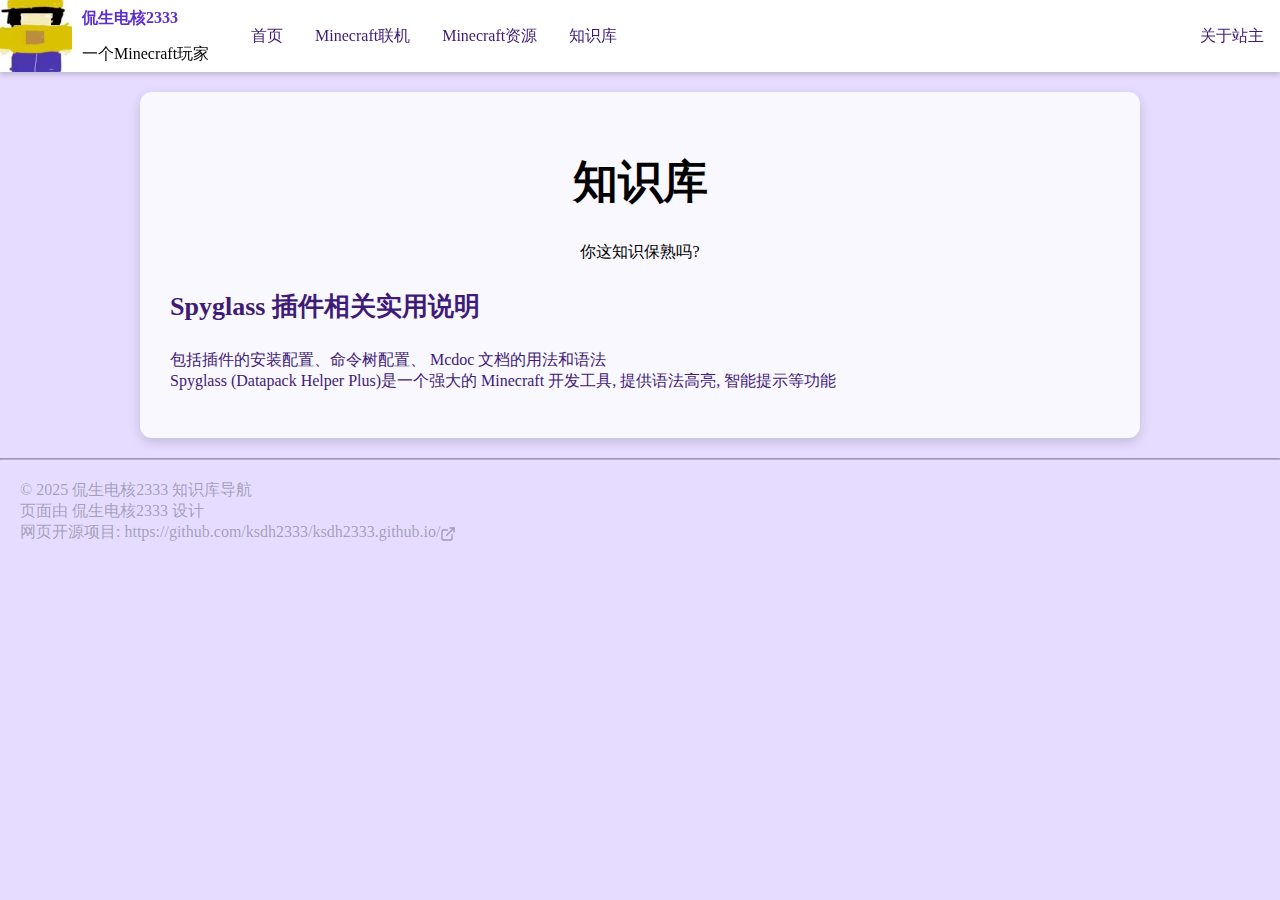
<file: html/knowledge-base/knowledge-base-nav.html>
<!DOCTYPE html>
<html lang="zh-Hans-CN">

<head>
  <meta charset="UTF-8">
  <meta name="viewport" content="width=device-width, initial-scale=1.0">
  <meta name="keywords" content="Minecraft, 知识库">
  <meta name="description" content="个人知识库">
  <meta name="author" content="侃生电核2333">
  <base target="_self" href="/">
  <link rel="icon" href="resources/img/avatar-ksdh2333.png">
  <link rel="stylesheet" href="css/core/global.css">
  <title>知识库 - 侃生电核2333</title>
</head>

<body>
  <header>
    <nav class="header-nav">
      <div>
        <a href="index.html" title="首页"><img src="resources/img/avatar-ksdh2333.png" width="128" height="128" alt="头像"></a>
        <div>
          <strong>侃生电核2333</strong>
          <p>
            一个Minecraft玩家
          </p>
        </div>
      </div>
      <div>
        <ul>
          <li><a href="index.html">首页</a></li>
          <li><a href="html/server/server-nav.html">Minecraft联机</a></li>
          <li><a href="html/minecraft-resources/minecraft-resources-nav.html">Minecraft资源</a></li>
          <li><a href="html/knowledge-base/knowledge-base-nav.html">知识库</a></li>
        </ul>
      </div>
      <a href="html/about-host.html" id="about-host">关于站主</a>
    </nav>
  </header>

  <main>
    <div class="center card-1">

      <h1>知识库</h1>

      <p>
        你这知识保熟吗?
      </p>
      <div class="card-4-parent">
        <a href="html/knowledge-base/spyglass-usage/spyglass-usage.html" title="Ks-server 介绍" class="left card-4 floating">

          <h3>Spyglass 插件相关实用说明</h3>

          <p>
            包括插件的安装配置、命令树配置、 Mcdoc 文档的用法和语法
            <br>
            Spyglass (Datapack Helper Plus)是一个强大的 Minecraft 开发工具, 提供语法高亮, 智能提示等功能
          </p>
        </a>
      </div>
    </div>
  </main>

  <hr>
  <footer>
    <p>
      &copy; 2025 侃生电核2333 知识库导航
      <br>
      页面由 侃生电核2333 设计
      <br>
      网页开源项目:<a href="https://github.com/ksdh2333/ksdh2333.github.io/" target="_blank" title="github - ksdh2333.github.io">https://github.com/ksdh2333/ksdh2333.github.io/</a>
    </p>
  </footer>
</body>

</html>
</file>
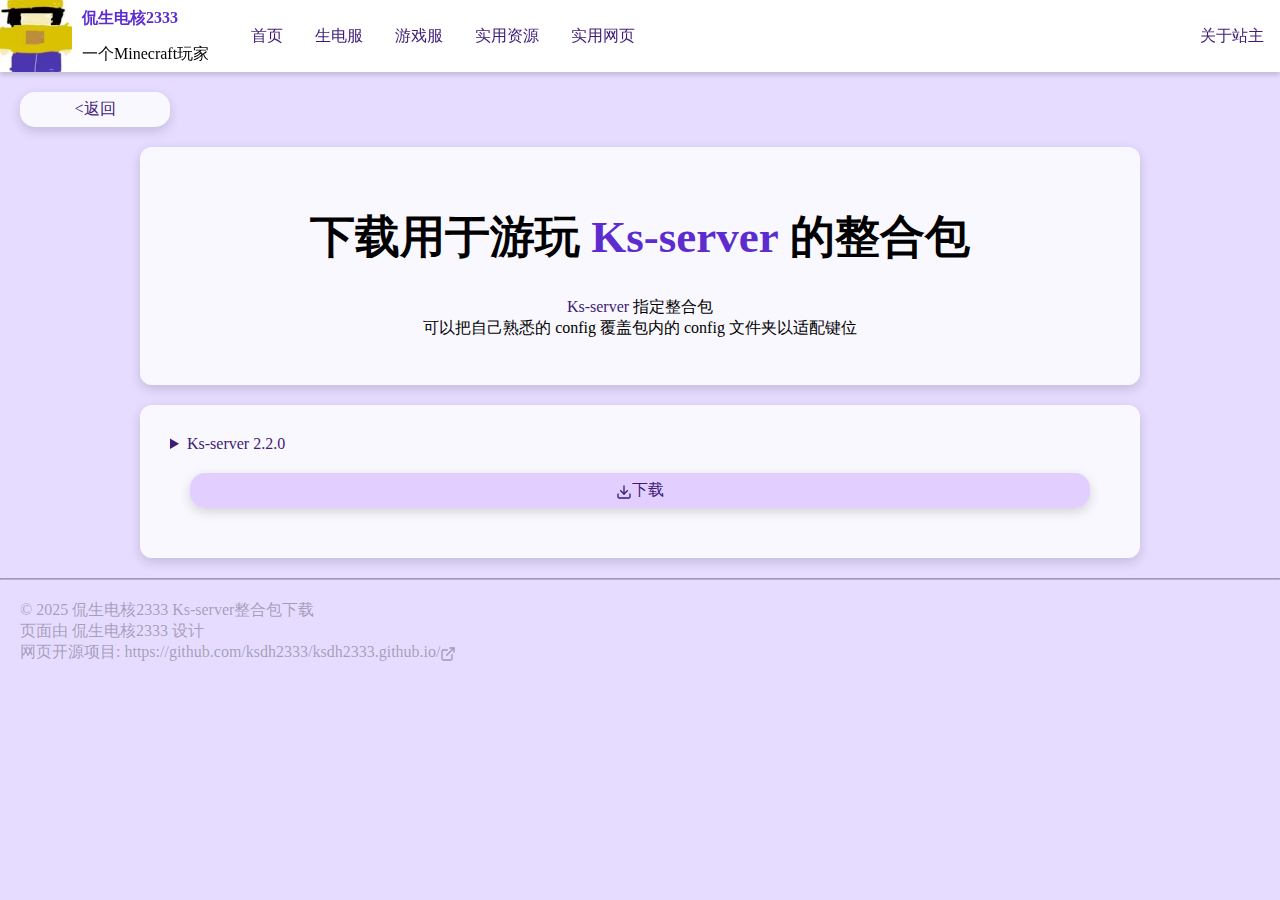
<file: html/ks-server/dowloads.html>
<!DOCTYPE html>
<html lang="zh-Hans-CN">

<head>
  <meta charset="UTF-8">
  <meta name="viewport" content="width=device-width, initial-scale=1.0">
  <meta name="keywords" content="Ks-server, Ks服, Minecraft生电服, 整合包, 下载">
  <meta name="description" content="Ks-server整合包">
  <meta name="author" content="侃生电核2333">
  <base target="_self">
  <link rel="icon" href="../../resources/img/avatar-ksdh2333.png">
  <link rel="stylesheet" href="../../css/core/global.css">
  <title>Ks-server整合包下载 - 侃生电核2333</title>
</head>

<body>
  <header>
    <nav class="header-nav">
      <div>
        <a href="../../index.html" title="首页"><img src="../../resources/img/avatar-ksdh2333.png"
            width="128" height="128" alt="头像"></a>
        <div>
          <strong>侃生电核2333</strong>
          <p>
            一个Minecraft玩家
          </p>
        </div>
      </div>
      <div>
        <ul>
          <li><a href="../../index.html">首页</a></li>
          <li><a href="../ks-server.html">生电服</a></li>
          <li><a href="../ks-game.html">游戏服</a></li>
          <li><a href="../useful-minecraftresources.html">实用资源</a></li>
          <li><a href="../useful-links.html">实用网页</a></li>
        </ul>
      </div>
      <a href="../about-host.html" id="about-host">关于站主</a>
    </nav>
  </header>

  <a href="../ks-server.html" title="返回Ks-server" class="botton back floating">&lt;返回</a>

  <main>
    <div class="center card-1">
      <h1>下载用于游玩 <a href="../ks-server.html"><strong>Ks-server</strong></a> 的整合包</h1>
      <p>
        <a href="../ks-server.html">Ks-server</a> 指定整合包
        <br>
        可以把自己熟悉的 config 覆盖包内的 config 文件夹以适配键位
      </p>
    </div>
    <div class="left card-1">
      <details>
        <summary>Ks-server 2.2.0</summary>
        -2.2.0版本
        <ul>
          <li>
            更新
            <ul>
              <li>将所有 <strong>模组</strong> 尽量保持在最新版本</li>
              <li>更新最新的 <strong>服务器IP</strong></li>
            </ul>
          </li>
          <li>
            修改
            <ul>
              <li>修改投影配置以 <strong>启用版本控制</strong> 功能</li>
            </ul>
          </li>
          <li>
            删除
            <ul>
              <li>删除之前的 <a href="https://modrinth.com/mod/inventive-inventory/" target="_blank">Inventive Inventory</a> 模组</li>
            </ul>
          </li>
          <li>
            添加
            <ul>
              <li>添加 <a href="https://www.curseforge.com/minecraft/mc-mods/inventory-profiles-next" target="_blank">一件背包整理Next</a></li>
              <li>添加更多 <strong>优化模组</strong> , 优化方块实体、区块加载等</li>
            </ul>
          </li>
        </ul>
      </details>
      <a href="../../resources/modpacks/Ks-server.mrpack" title="下载Ks-server 2.2.0.mrpack" download="Ks-server 2.2.0.mrpack" class="botton floating">下载</a>
    </div>
  </main>

  <hr>
  <footer>
    <p>
      &copy; 2025 侃生电核2333 Ks-server整合包下载
      <br>
      页面由 侃生电核2333 设计
      <br>
      网页开源项目:<a href="https://github.com/ksdh2333/ksdh2333.github.io/"
        target="_blank">https://github.com/ksdh2333/ksdh2333.github.io/</a>
    </p>
  </footer>
</body>

</html>
</file>
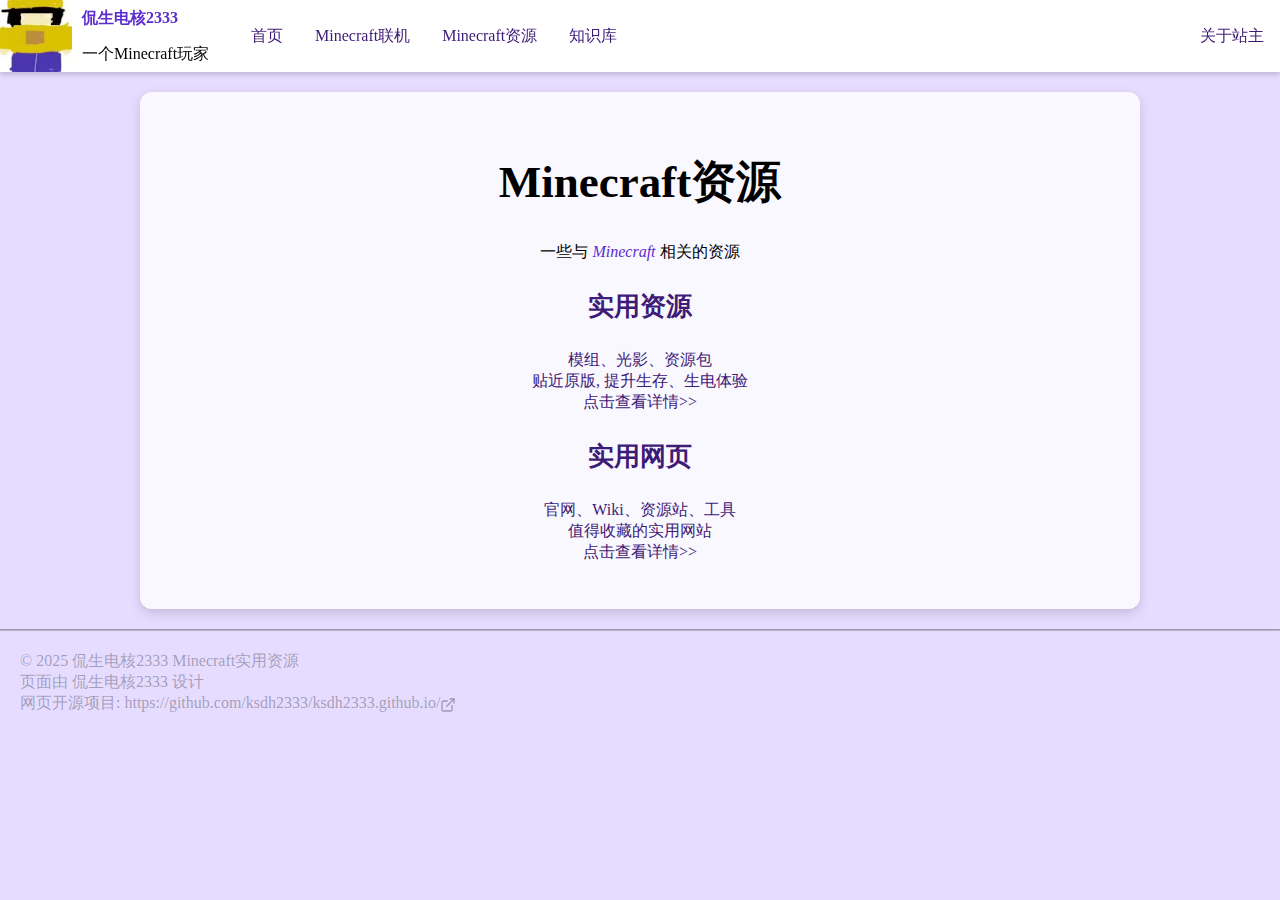
<file: html/minecraft-resources/minecraft-resources-nav.html>
<!DOCTYPE html>
<html lang="zh-Hans-CN">

<head>
  <meta charset="UTF-8">
  <meta name="viewport" content="width=device-width, initial-scale=1.0">
  <meta name="keywords" content="Minecraft资源, Minecraft">
  <meta name="description" content="Minecraft资源">
  <meta name="author" content="侃生电核2333">
  <base target="_self" href="../../">
  <link rel="icon" href="resources/img/avatar-ksdh2333.png">
  <link rel="stylesheet" href="css/core/global.css">
  <title>Minecraft资源 - 侃生电核2333</title>
</head>

<body>
  <header>
    <nav class="header-nav">
      <div>
        <a href="index.html" title="首页"><img src="resources/img/avatar-ksdh2333.png" width="128" height="128" alt="头像"></a>
        <div>
          <strong>侃生电核2333</strong>
          <p>
            一个Minecraft玩家
          </p>
        </div>
      </div>
      <div>
        <ul>
          <li><a href="index.html">首页</a></li>
          <li><a href="html/server/server-nav.html">Minecraft联机</a></li>
          <li><a href="html/minecraft-resources/minecraft-resources-nav.html">Minecraft资源</a></li>
          <li><a href="html/knowledge-base/knowledge-base-nav.html">知识库</a></li>
        </ul>
      </div>
      <a href="html/about-host.html" id="about-host">关于站主</a>
    </nav>
  </header>

  <main>
    <div class="center card-1">

      <h1>Minecraft资源</h1>

      <p>
        一些与 <em>Minecraft</em> 相关的资源
      </p>
      <div class="card-4-parent">
        <a href="html/minecraft-resources/useful-minecraft-resources.html" title="Ks-server" class="card-4 floating">

          <h3>实用资源</h3>

          <p>
            模组、光影、资源包
            <br>
            贴近原版, 提升生存、生电体验
            <br>
            点击查看详情&gt;&gt;
          </p>
        </a>
        <a href="html/minecraft-resources/useful-minecraft-links.html" title="ks-game" class="card-4 floating">

          <h3>实用网页</h3>

          <p>
            官网、Wiki、资源站、工具
            <br>
            值得收藏的实用网站
            <br>
            点击查看详情&gt;&gt;
          </p>
        </a>
      </div>
    </div>
  </main>

  <hr>
  <footer>
    <p>
      &copy; 2025 侃生电核2333 Minecraft实用资源
      <br>
      页面由 侃生电核2333 设计
      <br>
      网页开源项目:<a href="https://github.com/ksdh2333/ksdh2333.github.io/" target="_blank">https://github.com/ksdh2333/ksdh2333.github.io/</a>
    </p>
  </footer>
</body>

</html>
</file>
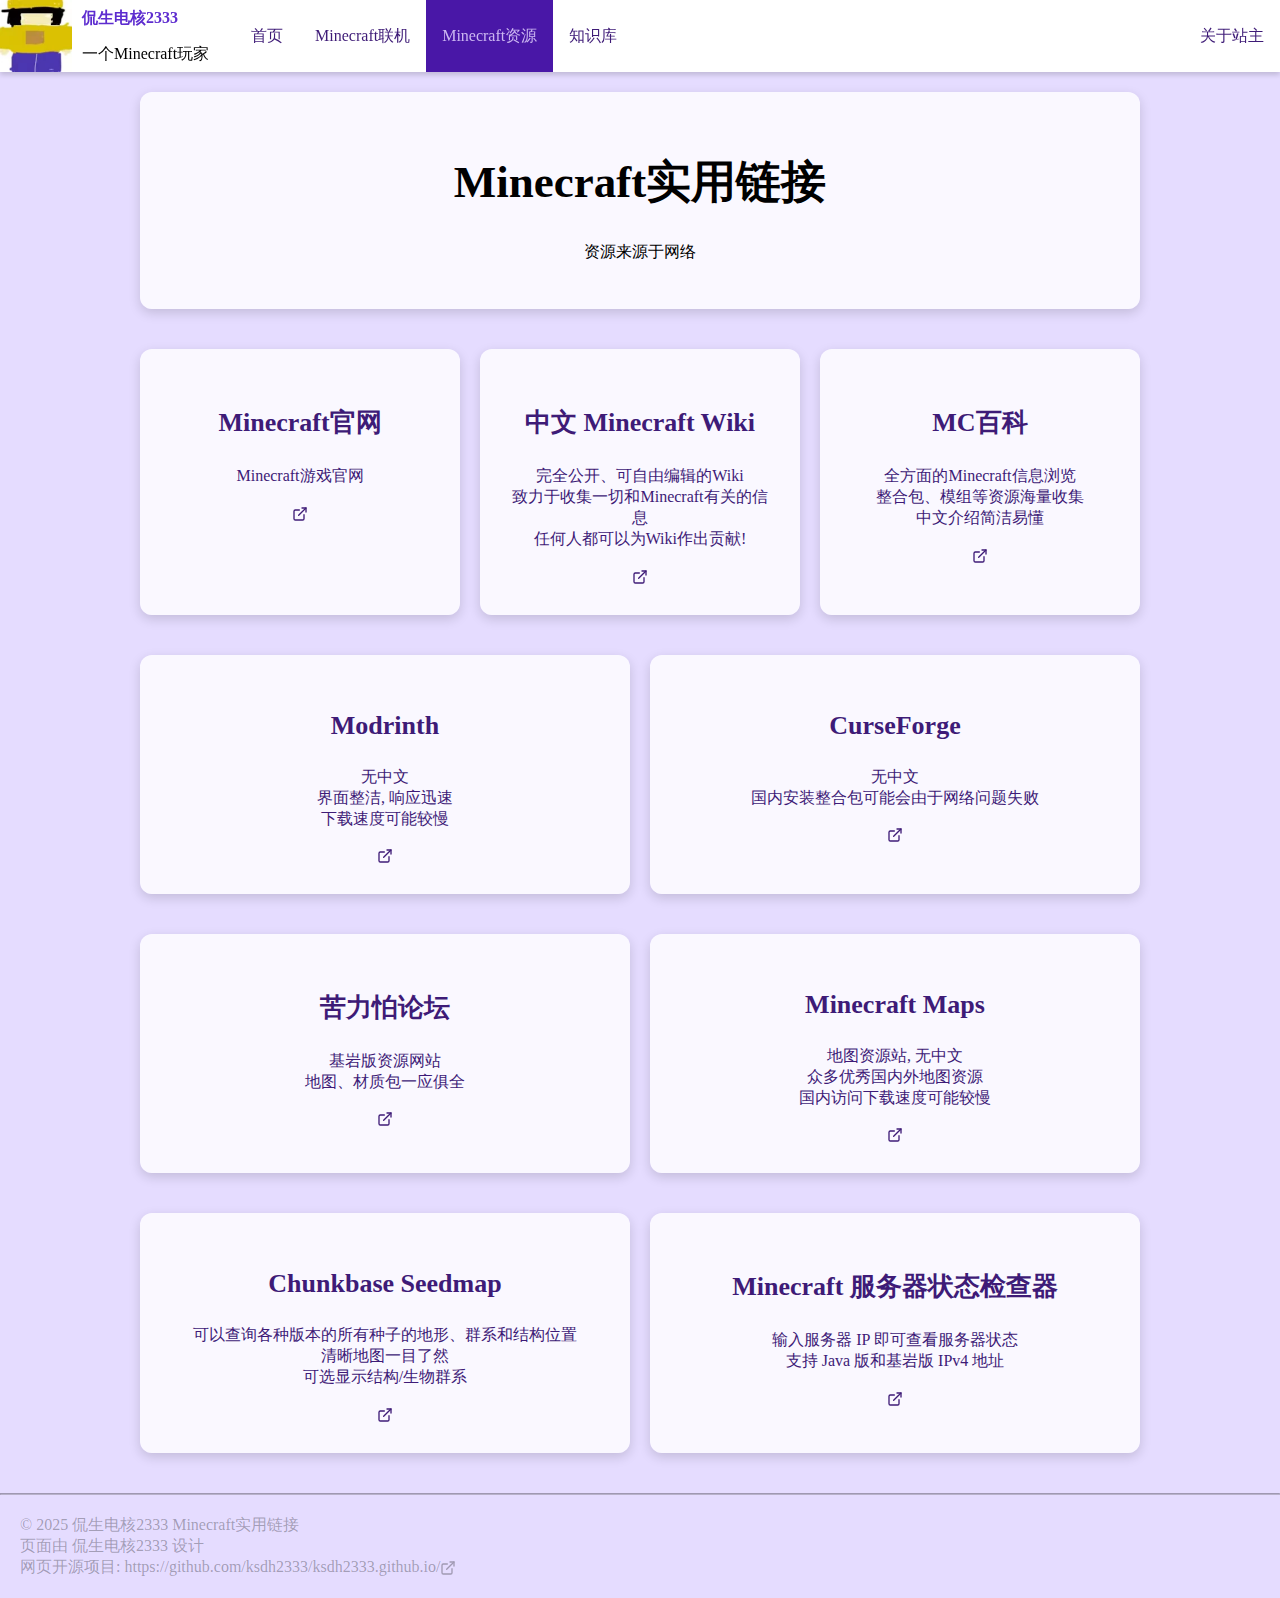
<file: html/minecraft-resources/useful-minecraft-links.html>
<!DOCTYPE html>
<html lang="zh-Hans-CN">

<head>
  <meta charset="UTF-8">
  <meta name="viewport" content="width=device-width, initial-scale=1.0">
  <meta name="keywords" content="Minecraft网站, Minecraft">
  <meta name="description" content="Minecraft实用链接">
  <meta name="author" content="侃生电核2333">
  <base target="_self" href="/">
  <link rel="icon" href="resources/img/icon/avatar-ksdh2333.webp">
  <link rel="stylesheet" href="css/main.css">
  <title>Minecraft实用链接 - 侃生电核2333</title>
</head>

<body>
  <header>
    <nav class="header-nav">
      <div>
        <a href="index.html" title="首页"><img src="resources/img/icon/avatar-ksdh2333.webp" width="128" height="128" alt="头像"></a>
        <div>
          <strong>侃生电核2333</strong>
          <p>
            一个Minecraft玩家
          </p>
        </div>
      </div>
      <div class="nav-links">
        <ul>
          <li><a href="index.html">首页</a></li>
          <li><a href="html/server/server-nav.html">Minecraft联机</a></li>
          <li class="active"><a href="html/minecraft-resources/minecraft-resources-nav.html">Minecraft资源</a></li>
          <li><a href="html/knowledge-base/knowledge-base-nav.html">知识库</a></li>
        </ul>
      </div>
      <div class="about-host">
        <a href="html/about-host.html">关于站主</a>
      </div>
      <details>
        <summary>☰</summary>
        <ul>
          <li><a href="index.html">首页</a></li>
          <li><a href="html/server/server-nav.html">Minecraft联机</a></li>
          <li class="active"><a href="html/minecraft-resources/minecraft-resources-nav.html">Minecraft资源</a></li>
          <li><a href="html/knowledge-base/knowledge-base-nav.html">知识库</a></li>
          <li><a href="html/about-host.html">关于站主</a></li>
        </ul>
      </details>
    </nav>
  </header>

  <main>
    <div class="center card-1">
      <h1>Minecraft实用链接</h1>
      <p>
        资源来源于网络
      </p>
    </div>

    <div class="card-2-parent">
      <a href="https://www.minecraft.net" target="_blank" title="Minecraft 官方网站" class="center card-2 floating">
        <h3>Minecraft官网</h3>
        <p>
          Minecraft游戏官网
        </p>
      </a>
      <a href="https://zh.minecraft.wiki" target="_blank" title="中文 Minecraft Wiki" class="center card-2 floating">
        <h3>中文 Minecraft Wiki</h3>
        <p>
          完全公开、可自由编辑的Wiki
          <br>
          致力于收集一切和Minecraft有关的信息
          <br>
          任何人都可以为Wiki作出贡献!
        </p>
      </a>
      <a href="https://www.mcmod.cn" target="_blank" title="MC百科" class="center card-2 floating">
        <h3>MC百科</h3>
        <p>
          全方面的Minecraft信息浏览
          <br>
          整合包、模组等资源海量收集
          <br>
          中文介绍简洁易懂
        </p>
      </a>
    </div>

    <div class="card-2-parent">
      <a href="https://modrinth.com" target="_blank" title="Modrinth" class="center card-2 floating">
        <h3>Modrinth</h3>
        <p>
          无中文
          <br>
          界面整洁, 响应迅速
          <br>
          下载速度可能较慢
        </p>
      </a>
      <a href="https://www.curseforge.com/minecraft" target="_blank" title="Minecraft Mods & Modpacks - CurseForge" class="center card-2 floating">
        <h3>CurseForge</h3>
        <p>
          无中文
          <br>
          国内安装整合包可能会由于网络问题失败
        </p>
      </a>
    </div>

    <div class="card-2-parent">
      <a href="https://klpbbs.com" target="_blank" title="Minecraft(我的世界)苦力怕论坛" class="center card-2 floating">
        <h3>苦力怕论坛</h3>
        <p>
          基岩版资源网站
          <br>
          地图、材质包一应俱全
        </p>
      </a>
      <a href="https://www.minecraftmaps.com" target="_blank" title="Minecraft Maps" class="center card-2 floating">
        <h3>Minecraft Maps</h3>
        <p>
          地图资源站, 无中文
          <br>
          众多优秀国内外地图资源
          <br>
          国内访问下载速度可能较慢
        </p>
      </a>
    </div>

    <div class="card-2-parent">
      <a href="https://www.chunkbase.com/apps/" target="_blank" title="Chunkbase - Minecraft Apps" class="center card-2 floating">
        <h3>Chunkbase Seedmap</h3>
        <p>
          可以查询各种版本的所有种子的地形、群系和结构位置
          <br>
          清晰地图一目了然
          <br>
          可选显示结构/生物群系
        </p>
      </a>
      <a href="https://minecraft-server-status.com/cn" target="_blank" title="Minecraft 服务器状态检查器" class="center card-2 floating">
        <h3>Minecraft 服务器状态检查器</h3>
        <p>
          输入服务器 IP 即可查看服务器状态
          <br>
          支持 Java 版和基岩版 IPv4 地址
        </p>
      </a>
    </div>
  </main>

  <hr>
  <footer>
    <p>
      &copy; 2025 侃生电核2333 Minecraft实用链接
      <br>
      页面由 侃生电核2333 设计
      <br>
      网页开源项目:<a href="https://github.com/ksdh2333/ksdh2333.github.io/" target="_blank" title="github - ksdh2333.github.io">https://github.com/ksdh2333/ksdh2333.github.io/</a>
    </p>
  </footer>
</body>

</html>
</file>
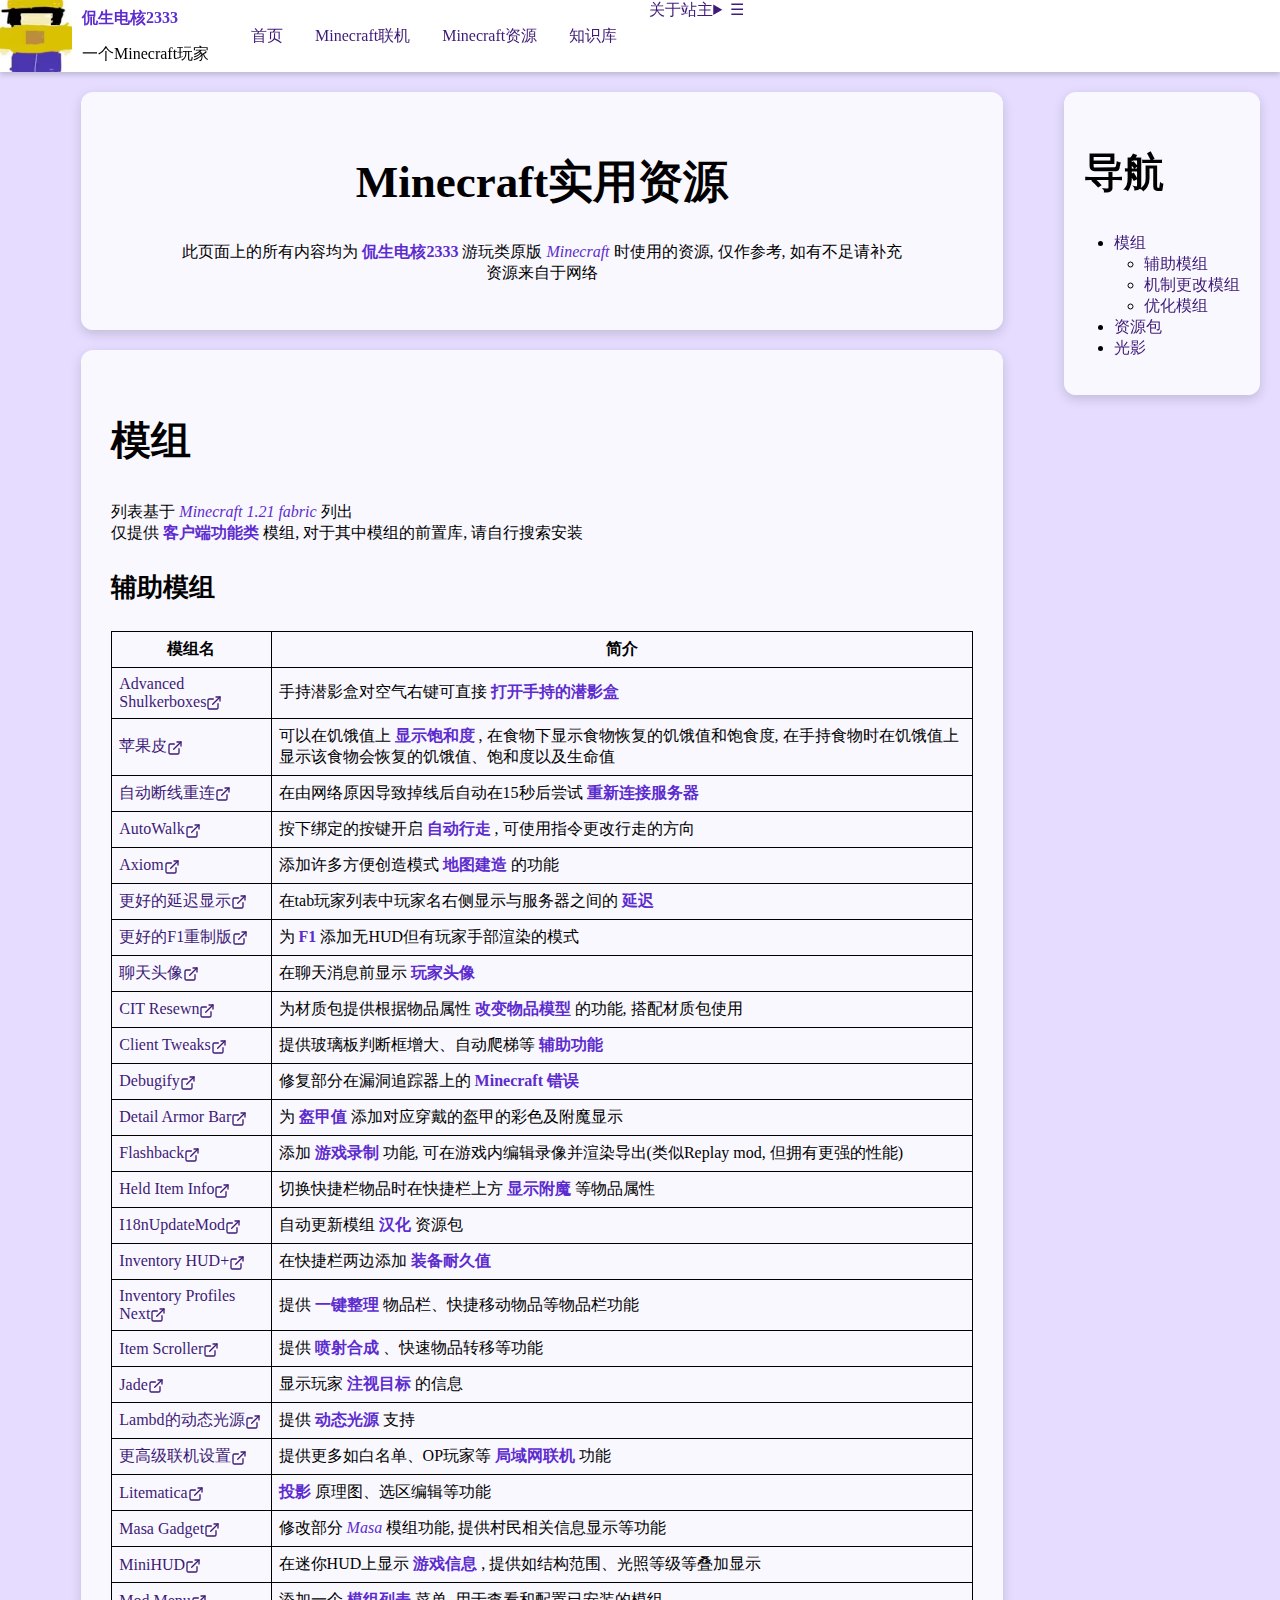
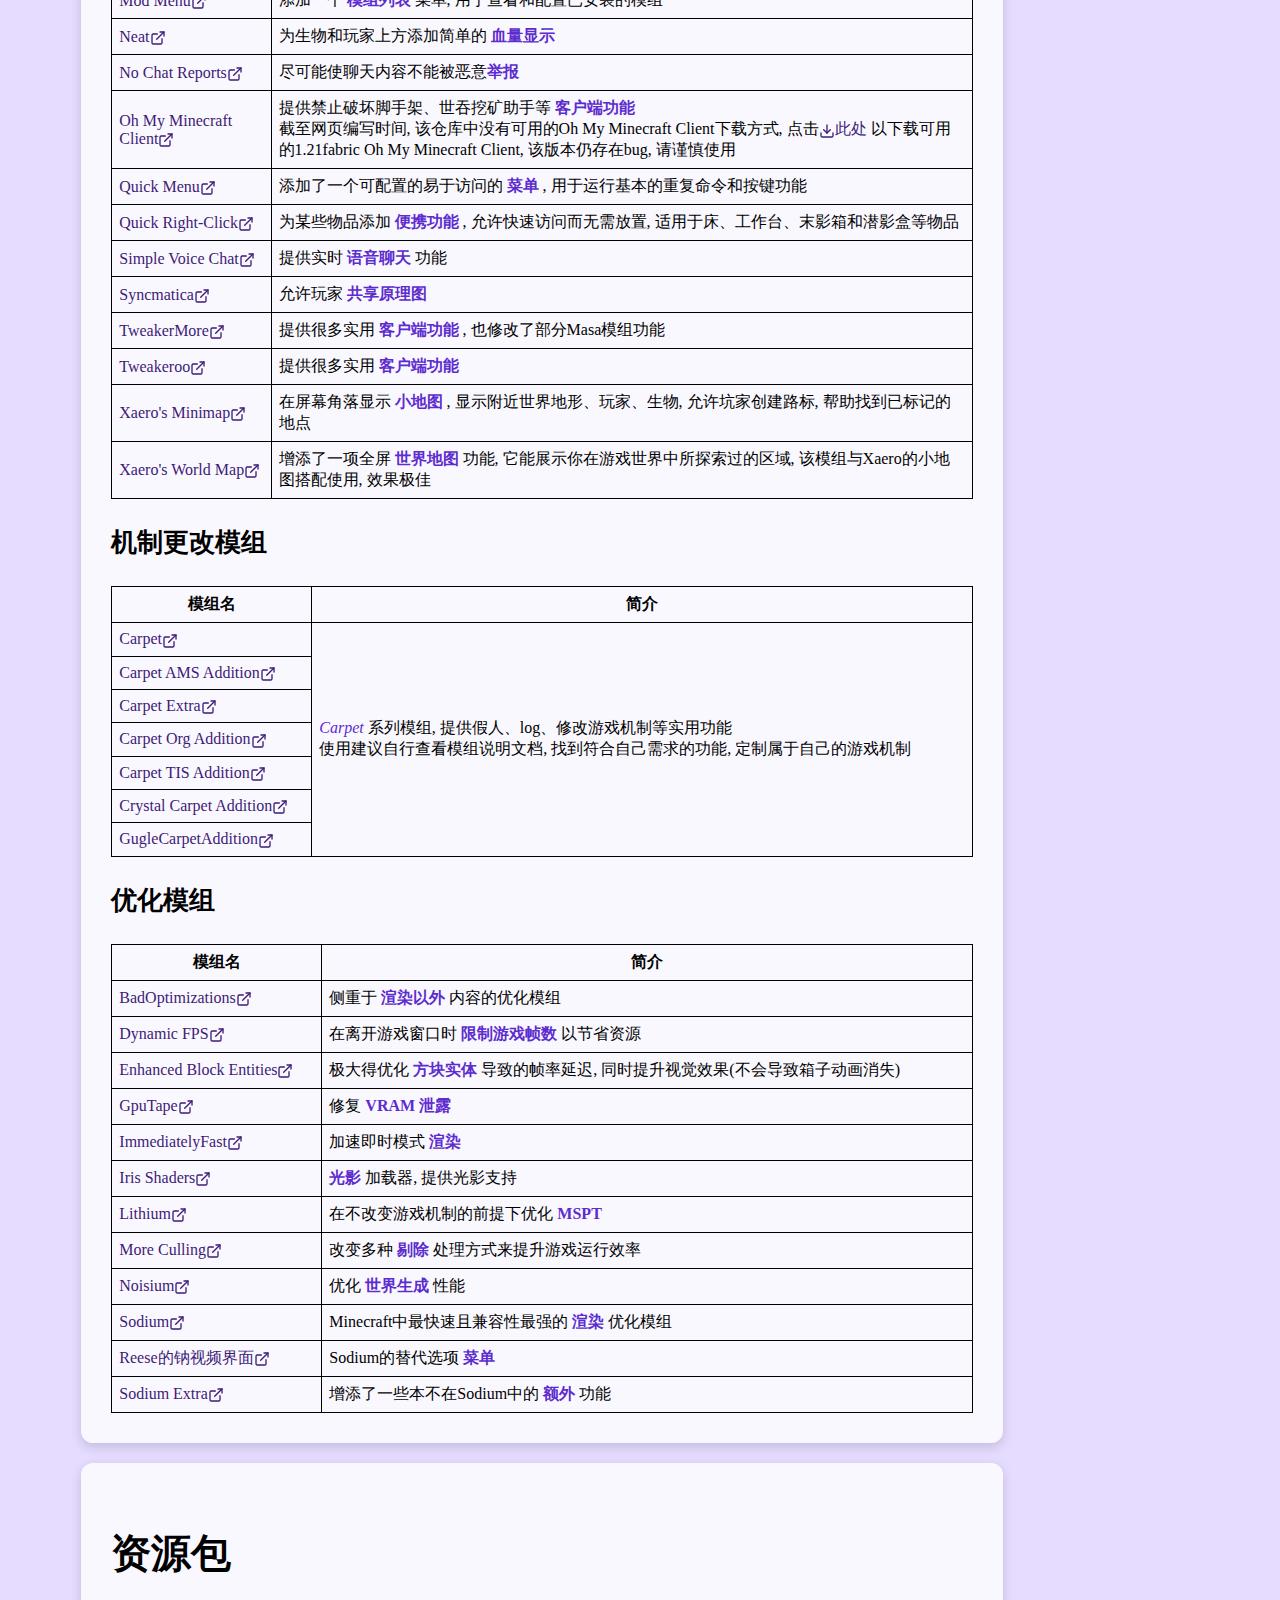
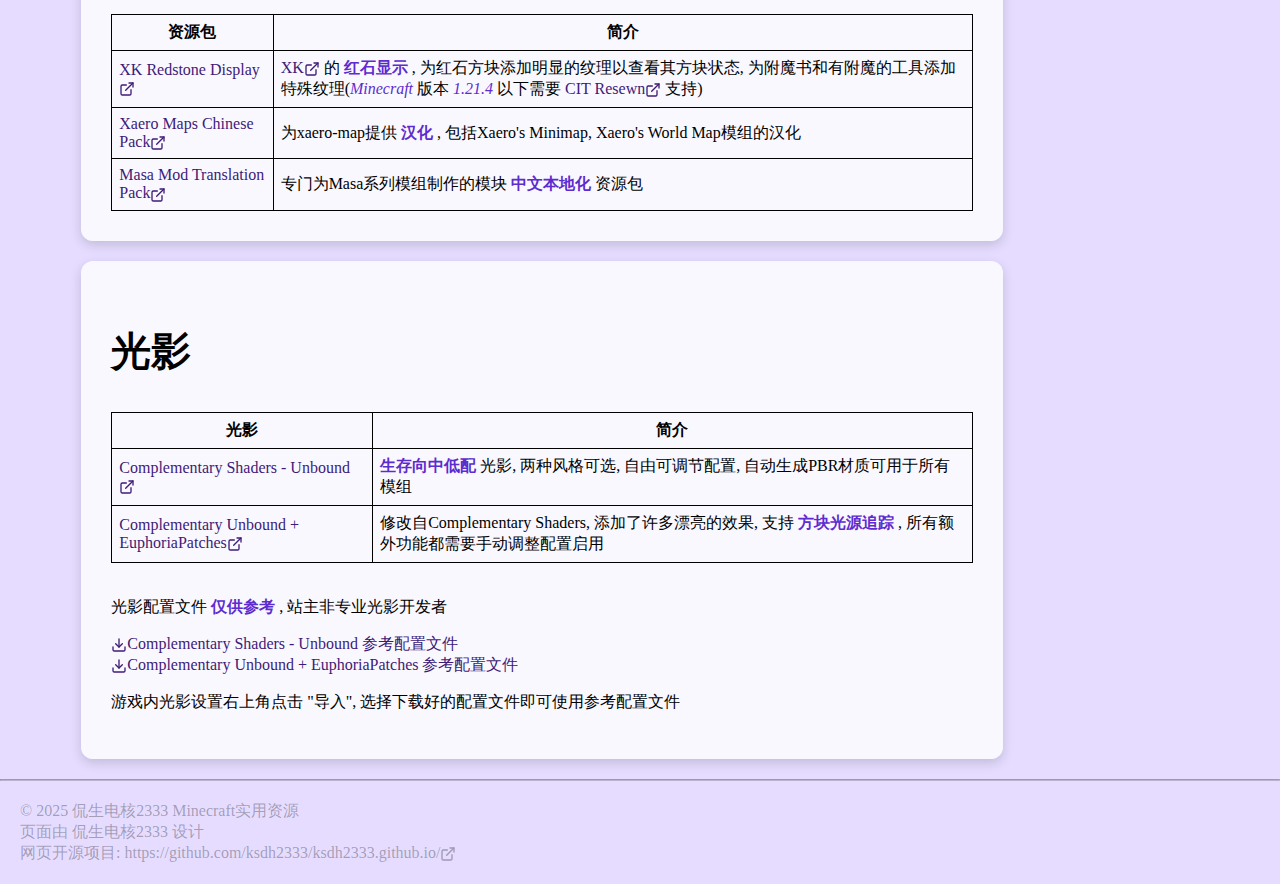
<file: html/minecraft-resources/useful-minecraft-resources.html>
<!DOCTYPE html>
<html lang="zh-Hans-CN">

<head>
  <meta charset="UTF-8">
  <meta name="viewport" content="width=device-width, initial-scale=1.0">
  <meta name="keywords" content="Minecraft资源包, Minecraft模组">
  <meta name="description" content="Minecraft实用资源">
  <meta name="author" content="侃生电核2333">
  <base target="_self" href="/">
  <link rel="icon" href="resources/img/avatar-ksdh2333.png">
  <link rel="stylesheet" href="css/core/global.css">
  <script defer src="javascript/sidebar.js"></script>
  <title>Minecraft实用资源 - 侃生电核2333</title>
</head>

<body>
  <header>
    <nav class="header-nav">
      <div>
        <a href="index.html" title="首页"><img src="resources/img/avatar-ksdh2333.png" width="128" height="128" alt="头像"></a>
        <div>
          <strong>侃生电核2333</strong>
          <p>
            一个Minecraft玩家
          </p>
        </div>
      </div>
      <div class="nav-links">
        <ul>
          <li><a href="index.html">首页</a></li>
          <li><a href="html/server/server-nav.html">Minecraft联机</a></li>
          <li class="active"><a href="html/minecraft-resources/minecraft-resources-nav.html">Minecraft资源</a></li>
          <li><a href="html/knowledge-base/knowledge-base-nav.html">知识库</a></li>
        </ul>
      </div>
      <div class="about-host">
        <a href="html/about-host.html">关于站主</a>
      </div>
      <details>
        <summary>☰</summary>
        <ul>
          <li><a href="index.html">首页</a></li>
          <li><a href="html/server/server-nav.html">Minecraft联机</a></li>
          <li class="active"><a href="html/minecraft-resources/minecraft-resources-nav.html">Minecraft资源</a></li>
          <li><a href="html/knowledge-base/knowledge-base-nav.html">知识库</a></li>
          <li><a href="html/about-host.html">关于站主</a></li>
        </ul>
      </details>
    </nav>
  </header>

  <aside class="sidebar-nav">
    <nav>
      <h2>导航</h2>
      <ul>
        <li>
          <a href="html/minecraft-resources/useful-minecraft-resources.html#模组">模组</a>
          <ul>
            <li><a href="html/minecraft-resources/useful-minecraft-resources.html#辅助模组">辅助模组</a></li>
            <li><a href="html/minecraft-resources/useful-minecraft-resources.html#机制更改模组">机制更改模组</a></li>
            <li><a href="html/minecraft-resources/useful-minecraft-resources.html#优化模组">优化模组</a></li>
          </ul>
        </li>
        <li><a href="html/minecraft-resources/useful-minecraft-resources.html#资源包">资源包</a></li>
        <li><a href="html/minecraft-resources/useful-minecraft-resources.html#光影">光影</a></li>
      </ul>
    </nav>
  </aside>

  <main class="with-sidebar">
    <div class="center card-1">
      <h1>Minecraft实用资源</h1>
      <p>
        此页面上的所有内容均为 <strong>侃生电核2333</strong> 游玩类原版 <em>Minecraft</em> 时使用的资源, 仅作参考, 如有不足请补充
        <br>
        资源来自于网络
      </p>
    </div>
    <section class="left card-1">
      <div>
        <h2 id="模组">模组</h2>
        <p>
          列表基于 <em>Minecraft 1.21 fabric</em> 列出
          <br>
          仅提供 <strong>客户端功能类</strong> 模组, 对于其中模组的前置库, 请自行搜索安装
        </p>
        <div>
          <h3 id="辅助模组">辅助模组</h3>
          <table>
            <tr>
              <th>模组名</th>
              <th>简介</th>
            </tr>
            <tr>
              <td><a href="https://modrinth.com/mod/advanced-shulkerboxes/" target="_blank">Advanced Shulkerboxes</a></td>
              <td>手持潜影盒对空气右键可直接 <strong>打开手持的潜影盒</strong></td>
            </tr>
            <tr>
              <td><a href="https://modrinth.com/mod/appleskin/" target="_blank">苹果皮</a></td>
              <td>可以在饥饿值上 <strong>显示饱和度</strong> , 在食物下显示食物恢复的饥饿值和饱食度, 在手持食物时在饥饿值上显示该食物会恢复的饥饿值、饱和度以及生命值</td>
            </tr>
            <tr>
              <td><a href="https://modrinth.com/mod/autoreconnector-fabric/" target="_blank">自动断线重连</a></td>
              <td>在由网络原因导致掉线后自动在15秒后尝试 <strong>重新连接服务器</strong></td>
            </tr>
            <tr>
              <td><a href="https://modrinth.com/mod/autowalk/" target="_blank">AutoWalk</a></td>
              <td>按下绑定的按键开启 <strong>自动行走</strong> , 可使用指令更改行走的方向</td>
            </tr>
            <tr>
              <td><a href="https://modrinth.com/mod/axiom/" target="_blank">Axiom</a></td>
              <td>添加许多方便创造模式 <strong>地图建造</strong> 的功能</td>
            </tr>
            <tr>
              <td><a href="https://modrinth.com/mod/better-ping-display-fabric/" target="_blank">更好的延迟显示</a></td>
              <td>在tab玩家列表中玩家名右侧显示与服务器之间的 <strong>延迟</strong></td>
            </tr>
            <tr>
              <td><a href="https://modrinth.com/mod/better-f1-reborn/" target="_blank">更好的F1重制版</a></td>
              <td>为 <strong>F1</strong> 添加无HUD但有玩家手部渲染的模式</td>
            </tr>
            <tr>
              <td><a href="https://modrinth.com/mod/chat-heads/" target="_blank">聊天头像</a></td>
              <td>在聊天消息前显示 <strong>玩家头像</strong></td>
            </tr>
            <tr>
              <td><a href="https://modrinth.com/mod/cit-resewn/" target="_blank">CIT Resewn</a></td>
              <td>为材质包提供根据物品属性 <strong>改变物品模型</strong> 的功能, 搭配材质包使用</td>
            </tr>
            <tr>
              <td><a href="https://modrinth.com/mod/client-tweaks/" target="_blank">Client Tweaks</a></td>
              <td>提供玻璃板判断框增大、自动爬梯等 <strong>辅助功能</strong></td>
            </tr>
            <tr>
              <td><a href="https://modrinth.com/mod/debugify/" target="_blank">Debugify</a></td>
              <td>修复部分在漏洞追踪器上的 <strong>Minecraft 错误</strong></td>
            </tr>
            <tr>
              <td><a href="https://modrinth.com/mod/detail-armor-bar/" target="_blank">Detail Armor Bar</a></td>
              <td>为 <strong>盔甲值</strong> 添加对应穿戴的盔甲的彩色及附魔显示</td>
            </tr>
            <tr>
              <td><a href="https://modrinth.com/mod/flashback/" target="_blank">Flashback</a></td>
              <td>添加 <strong>游戏录制</strong> 功能, 可在游戏内编辑录像并渲染导出(类似Replay mod, 但拥有更强的性能)</td>
            </tr>
            <tr>
              <td><a href="https://modrinth.com/mod/held-item-info/" target="_blank">Held Item Info</a></td>
              <td>切换快捷栏物品时在快捷栏上方 <strong>显示附魔</strong> 等物品属性</td>
            </tr>
            <tr>
              <td><a href="https://modrinth.com/mod/i18nupdatemod/" target="_blank">I18nUpdateMod</a></td>
              <td>自动更新模组 <strong>汉化</strong> 资源包</td>
            </tr>
            <tr>
              <td><a href="https://www.curseforge.com/minecraft/mc-mods/inventory-hud-forge/" target="_blank">Inventory HUD+</a></td>
              <td>在快捷栏两边添加 <strong>装备耐久值</strong></td>
            </tr>
            <tr>
              <td><a href="https://modrinth.com/mod/inventory-profiles-next/" target="_blank">Inventory Profiles Next</a></td>
              <td>提供 <strong>一键整理</strong> 物品栏、快捷移动物品等物品栏功能</td>
            </tr>
            <tr>
              <td><a href="https://modrinth.com/mod/item-scroller/" target="_blank">Item Scroller</a></td>
              <td>提供 <strong>喷射合成</strong> 、快速物品转移等功能</td>
            </tr>
            <tr>
              <td><a href="https://modrinth.com/mod/jade/" target="_blank">Jade</a></td>
              <td>显示玩家 <strong>注视目标</strong> 的信息</td>
            </tr>
            <tr>
              <td><a href="https://modrinth.com/mod/lambdynamiclights/" target="_blank">Lambd的动态光源</a></td>
              <td>提供 <strong>动态光源</strong> 支持</td>
            </tr>
            <tr>
              <td><a href="https://modrinth.com/mod/mcwifipnp/" target="_blank">更高级联机设置</a></td>
              <td>提供更多如白名单、OP玩家等 <strong>局域网联机</strong> 功能</td>
            </tr>
            <tr>
              <td><a href="https://modrinth.com/mod/litematica/" target="_blank">Litematica</a></td>
              <td><strong>投影</strong> 原理图、选区编辑等功能</td>
            </tr>
            <tr>
              <td><a href="https://modrinth.com/mod/masa-gadget/" target="_blank">Masa Gadget</a></td>
              <td>修改部分 <em>Masa</em> 模组功能, 提供村民相关信息显示等功能</td>
            </tr>
            <tr>
              <td><a href="https://modrinth.com/mod/minihud/" target="_blank">MiniHUD</a></td>
              <td>在迷你HUD上显示 <strong>游戏信息</strong> , 提供如结构范围、光照等级等叠加显示</td>
            </tr>
            <tr>
              <td><a href="https://modrinth.com/mod/modmenu/" target="_blank">Mod Menu</a></td>
              <td>添加一个 <strong>模组列表</strong> 菜单, 用于查看和配置已安装的模组</td>
            </tr>
            <tr>
              <td><a href="https://modrinth.com/mod/neat/" target="_blank">Neat</a></td>
              <td>为生物和玩家上方添加简单的 <strong>血量显示</strong></td>
            </tr>
            <tr>
              <td><a href="https://modrinth.com/mod/no-chat-reports/" target="_blank">No Chat Reports</a></td>
              <td>尽可能使聊天内容不能被恶意<strong>举报</strong></td>
            </tr>
            <tr>
              <td><a href="https://github.com/Nyan-Work/oh-my-minecraft-client/" target="_blank">Oh My Minecraft Client</a></td>
              <td>
                提供禁止破坏脚手架、世吞挖矿助手等 <strong>客户端功能</strong>
                <br>
                截至网页编写时间, 该仓库中没有可用的Oh My Minecraft Client下载方式, 点击<a href="resources/minecraft-mods/OhMyMinecraftClient-mc1.21.1-fabric-0.6.362-pull_request.jar" download="OhMyMinecraftClient-mc1.21.1-fabric-0.6.362-pull_request.jar">此处</a>以下载可用的1.21fabric Oh My Minecraft Client, 该版本仍存在bug, 请谨慎使用
              </td>
            </tr>
            <tr>
              <td><a href="https://modrinth.com/mod/quick-menu/" target="_blank">Quick Menu</a></td>
              <td>添加了一个可配置的易于访问的 <strong>菜单</strong> , 用于运行基本的重复命令和按键功能</td>
            </tr>
            <tr>
              <td><a href="https://modrinth.com/mod/quick-right-click/" target="_blank">Quick Right-Click</a></td>
              <td>为某些物品添加 <strong>便携功能</strong> , 允许快速访问而无需放置, 适用于床、工作台、末影箱和潜影盒等物品</td>
            </tr>
            <tr>
              <td><a href="https://modrinth.com/mod/simple-voice-chat/" target="_blank">Simple Voice Chat</a></td>
              <td>提供实时 <strong>语音聊天</strong> 功能</td>
            </tr>
            <tr>
              <td><a href="https://modrinth.com/mod/syncmatica/" target="_blank">Syncmatica</a></td>
              <td>允许玩家 <strong>共享原理图</strong></td>
            </tr>
            <tr>
              <td><a href="https://modrinth.com/mod/tweakermore/" target="_blank">TweakerMore</a></td>
              <td>提供很多实用 <strong>客户端功能</strong> , 也修改了部分Masa模组功能</td>
            </tr>
            <tr>
              <td><a href="https://modrinth.com/mod/tweakeroo/" target="_blank">Tweakeroo</a></td>
              <td>提供很多实用 <strong>客户端功能</strong></td>
            </tr>
            <tr>
              <td><a href="https://modrinth.com/mod/xaeros-minimap/" target="_blank">Xaero's Minimap</a></td>
              <td>在屏幕角落显示 <strong>小地图</strong> , 显示附近世界地形、玩家、生物, 允许坑家创建路标, 帮助找到已标记的地点</td>
            </tr>
            <tr>
              <td><a href="https://modrinth.com/mod/xaeros-world-map/" target="_blank">Xaero's World Map</a></td>
              <td>增添了一项全屏 <strong>世界地图</strong> 功能, 它能展示你在游戏世界中所探索过的区域, 该模组与Xaero的小地图搭配使用, 效果极佳</td>
            </tr>
          </table>
        </div>

        <div>
          <h3 id="机制更改模组">机制更改模组</h3>
          <table>
            <tr>
              <th>模组名</th>
              <th>简介</th>
            </tr>
            <tr>
              <td><a href="https://modrinth.com/mod/carpet/" target="_blank">Carpet</a></td>
              <td rowspan="7">
                <em>Carpet</em> 系列模组, 提供假人、log、修改游戏机制等实用功能
                <br>
                使用建议自行查看模组说明文档, 找到符合自己需求的功能, 定制属于自己的游戏机制
              </td>
            </tr>
            <tr>
              <td><a href="https://modrinth.com/mod/carpet-ams-addition/" target="_blank">Carpet AMS Addition</a></td>
            </tr>
            <tr>
              <td><a href="https://modrinth.com/mod/carpet-extra/" target="_blank">Carpet Extra</a></td>
            </tr>
            <tr>
              <td><a href="https://modrinth.com/mod/carpet-org-addition/" target="_blank">Carpet Org Addition</a></td>
            </tr>
            <tr>
              <td><a href="https://modrinth.com/mod/carpet-tis-addition/" target="_blank">Carpet TIS Addition</a></td>
            </tr>
            <tr>
              <td><a href="https://modrinth.com/mod/crystalcarpetaddition/" target="_blank">Crystal Carpet Addition</a></td>
            </tr>
            <tr>
              <td><a href="https://modrinth.com/mod/gca/" target="_blank">GugleCarpetAddition</a></td>
            </tr>
          </table>
        </div>

        <div>
          <h3 id="优化模组">优化模组</h3>
          <table>
            <tr>
              <th>模组名</th>
              <th>简介</th>
            </tr>
            <tr>
              <td><a href="https://modrinth.com/mod/badoptimizations/" target="_blank">BadOptimizations</a></td>
              <td>侧重于 <strong>渲染以外</strong> 内容的优化模组</td>
            </tr>
            <tr>
              <td><a href="https://modrinth.com/mod/dynamic-fps/" target="_blank">Dynamic FPS</a></td>
              <td>在离开游戏窗口时 <strong>限制游戏帧数</strong> 以节省资源</td>
            </tr>
            <tr>
              <td><a href="https://modrinth.com/mod/ebe/" target="_blank">Enhanced Block Entities</a></td>
              <td>极大得优化 <strong>方块实体</strong> 导致的帧率延迟, 同时提升视觉效果(不会导致箱子动画消失)</td>
            </tr>
            <tr>
              <td><a href="https://modrinth.com/mod/gputape/" target="_blank">GpuTape</a></td>
              <td>修复 <strong>VRAM 泄露</strong></td>
            </tr>
            <tr>
              <td><a href="https://modrinth.com/mod/immediatelyfast/" target="_blank">ImmediatelyFast</a></td>
              <td>加速即时模式 <strong>渲染</strong></td>
            </tr>
            <tr>
              <td><a href="https://modrinth.com/mod/iris/" target="_blank">Iris Shaders</a></td>
              <td><strong>光影</strong> 加载器, 提供光影支持</td>
            </tr>
            <tr>
              <td><a href="https://modrinth.com/mod/lithium/" target="_blank">Lithium</a></td>
              <td>在不改变游戏机制的前提下优化 <strong>MSPT</strong></td>
            </tr>
            <tr>
              <td><a href="https://modrinth.com/mod/moreculling/" target="_blank">More Culling</a></td>
              <td>改变多种 <strong>剔除</strong> 处理方式来提升游戏运行效率</td>
            </tr>
            <tr>
              <td><a href="https://modrinth.com/mod/noisium/" target="_blank">Noisium</a></td>
              <td>优化 <strong>世界生成</strong> 性能</td>
            </tr>
            <tr>
              <td><a href="https://modrinth.com/mod/sodium/" target="_blank">Sodium</a></td>
              <td>Minecraft中最快速且兼容性最强的 <strong>渲染</strong> 优化模组</td>
            </tr>
            <tr>
              <td><a href="https://modrinth.com/mod/reeses-sodium-options/" target="_blank">Reese的钠视频界面</a></td>
              <td>Sodium的替代选项 <strong>菜单</strong></td>
            </tr>
            <tr>
              <td><a href="https://modrinth.com/mod/sodium-extra/" target="_blank">Sodium Extra</a></td>
              <td>增添了一些本不在Sodium中的 <strong>额外</strong> 功能</td>
            </tr>
          </table>
        </div>
      </div>
    </section>

    <section class="left card-1">
      <div>
        <h2 id="资源包">资源包</h2>
        <table>
          <tr>
            <th>资源包</th>
            <th>简介</th>
          </tr>
          <tr>
            <td><a href="https://modrinth.com/resourcepack/xk-redstone-display/" target="_blank">XK Redstone Display</a></td>
            <td><a href="https://space.bilibili.com/5930630" target="_blank">XK</a> 的 <strong>红石显示</strong> , 为红石方块添加明显的纹理以查看其方块状态, 为附魔书和有附魔的工具添加特殊纹理(<em>Minecraft</em> 版本 <em>1.21.4</em> 以下需要 <a href="https://modrinth.com/mod/cit-resewn/" target="_blank">CIT Resewn</a> 支持)</td>
          </tr>
          <tr>
            <td><a href="https://modrinth.com/resourcepack/xaero-map-chinese/" target="_blank">Xaero Maps Chinese Pack</a></td>
            <td>为xaero-map提供 <strong>汉化</strong> , 包括Xaero's Minimap, Xaero's World Map模组的汉化</td>
          </tr>
          <tr>
            <td><a href="https://modrinth.com/resourcepack/masa-mod-translationpack/" target="_blank">Masa Mod Translation Pack</a></td>
            <td>专门为Masa系列模组制作的模块 <strong>中文本地化</strong> 资源包</td>
          </tr>
        </table>
      </div>
    </section>

    <section class="left card-1">
      <div>
        <h2 id="光影">光影</h2>
        <table>
          <tr>
            <th>光影</th>
            <th>简介</th>
          </tr>
          <tr>
            <td><a href="https://modrinth.com/shader/complementary-unbound/" target="_blank">Complementary Shaders - Unbound</a></td>
            <td><strong>生存向中低配</strong> 光影, 两种风格可选, 自由可调节配置, 自动生成PBR材质可用于所有模组</td>
          </tr>
          <tr>
            <td><a href="https://modrinth.com/mod/euphoria-patches/" target="_blank">Complementary Unbound + EuphoriaPatches</a></td>
            <td>修改自Complementary Shaders, 添加了许多漂亮的效果, 支持 <strong>方块光源追踪</strong> , 所有额外功能都需要手动调整配置启用</td>
          </tr>
        </table>
        <br>
        <div>
          <p>
            光影配置文件 <strong>仅供参考</strong> , 站主非专业光影开发者
          </p>
          <a href="resources/shader-config/ComplementaryUnbound_r5.4.zip.txt" download="ComplementaryUnbound_r5.4.zip.txt">Complementary Shaders - Unbound 参考配置文件</a>
          <br>
          <a href="resources/shader-config/ComplementaryUnbound_r5.4 + EuphoriaPatches_1.5.2.zip.txt" download="ComplementaryUnbound_r5.4 + EuphoriaPatches_1.5.2.zip.txt">Complementary Unbound + EuphoriaPatches 参考配置文件</a>
          <p>
            游戏内光影设置右上角点击 "导入", 选择下载好的配置文件即可使用参考配置文件
          </p>
        </div>
      </div>
    </section>
  </main>

  <hr>
  <footer>
    <p>
      &copy; 2025 侃生电核2333 Minecraft实用资源
      <br>
      页面由 侃生电核2333 设计
      <br>
      网页开源项目:<a href="https://github.com/ksdh2333/ksdh2333.github.io/" target="_blank" title="github - ksdh2333.github.io">https://github.com/ksdh2333/ksdh2333.github.io/</a>
    </p>
  </footer>
</body>

</html>
</file>
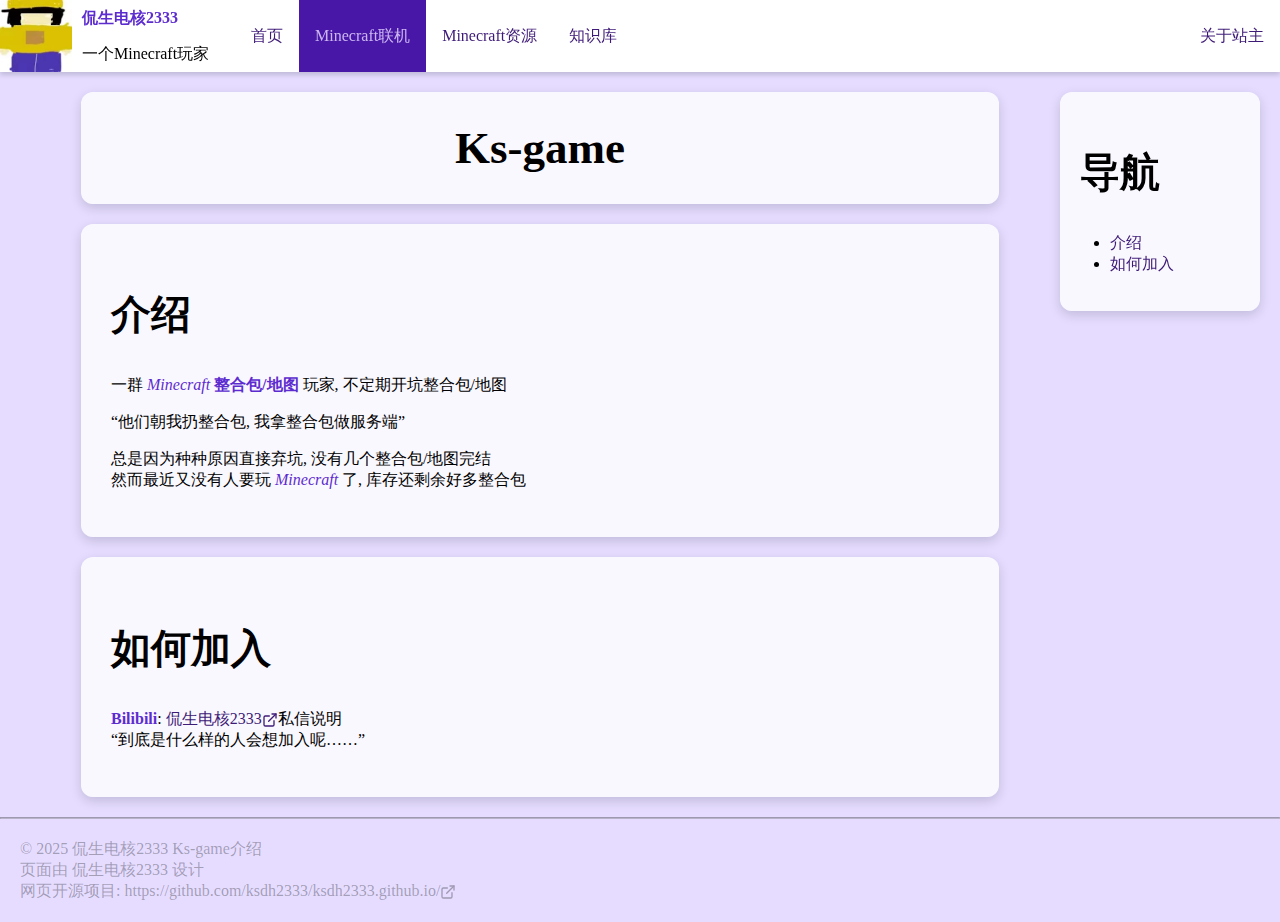
<file: html/server/ks-game.html>
<!DOCTYPE html>
<html lang="zh-Hans-CN">

<head>
  <meta charset="UTF-8">
  <meta name="viewport" content="width=device-width, initial-scale=1.0">
  <meta name="keywords" content="Ks-game, Ks服">
  <meta name="description" content="Ks-game介绍">
  <meta name="author" content="侃生电核2333">
  <base target="_self" href="/">
  <link rel="icon" href="/favicon.ico">
  <link rel="stylesheet" href="css/main.css">
  <link rel="stylesheet" href="css/core/sidebar-nav.css">
  <script defer src="javascript/sidebar.js"></script>
  <title>Ks-game - 侃生电核2333</title>
</head>

<body>
  <header>
    <nav class="header-nav">
      <div>
        <a href="index.html" title="首页"><img src="resources/img/icon/avatar-ksdh2333.webp" width="128" height="128" alt="头像"></a>
        <div>
          <strong>侃生电核2333</strong>
          <p>
            一个Minecraft玩家
          </p>
        </div>
      </div>
      <div class="nav-links">
        <ul>
          <li><a href="index.html">首页</a></li>
          <li class="active"><a href="html/server/server-nav.html">Minecraft联机</a></li>
          <li><a href="html/minecraft-resources/minecraft-resources-nav.html">Minecraft资源</a></li>
          <li><a href="html/knowledge-base/knowledge-base-nav.html">知识库</a></li>
        </ul>
      </div>
      <div class="about-host">
        <a href="html/about-host.html">关于站主</a>
      </div>
      <details>
        <summary>☰</summary>
        <ul>
          <li><a href="index.html">首页</a></li>
          <li class="active"><a href="html/server/server-nav.html">Minecraft联机</a></li>
          <li><a href="html/minecraft-resources/minecraft-resources-nav.html">Minecraft资源</a></li>
          <li><a href="html/knowledge-base/knowledge-base-nav.html">知识库</a></li>
          <li><a href="html/about-host.html">关于站主</a></li>
        </ul>
      </details>
    </nav>
  </header>

  <aside class="sidebar-nav">
    <nav>
      <h2>导航</h2>
      <ul>
        <li><a href="html/server/ks-game.html#介绍">介绍</a></li>
        <li><a href="html/server/ks-game.html#加入">如何加入</a></li>
      </ul>
    </nav>
  </aside>

  <main class="with-sidebar">
    <h1 class="center card-1">Ks-game</h1>

    <section class="left card-1">
      <div>
        <h2 id="介绍">介绍</h2>
        <p>
          一群 <em>Minecraft</em> <strong>整合包/地图</strong> 玩家, 不定期开坑整合包/地图
        </p>
        <q>他们朝我扔整合包, 我拿整合包做服务端</q>
        <p>
          总是因为种种原因直接弃坑, 没有几个整合包/地图完结
          <br>
          然而最近又没有人要玩 <em>Minecraft</em> 了, 库存还剩余好多整合包
        </p>
      </div>
    </section>

    <section class="left card-1">
      <div>
        <h2 id="加入">如何加入</h2>
        <p>
          <strong>Bilibili</strong>: <a href="https://space.bilibili.com/3493268878789144" target="_blank">侃生电核2333</a>私信说明
          <br>
          <q>到底是什么样的人会想加入呢……</q>
        </p>
      </div>
    </section>
  </main>

  <hr>
  <footer>
    <p>
      &copy; 2025 侃生电核2333 Ks-game介绍
      <br>
      页面由 侃生电核2333 设计
      <br>
      网页开源项目:<a href="https://github.com/ksdh2333/ksdh2333.github.io/" target="_blank" title="github - ksdh2333.github.io">https://github.com/ksdh2333/ksdh2333.github.io/</a>
    </p>
  </footer>
</body>

</html>
</file>
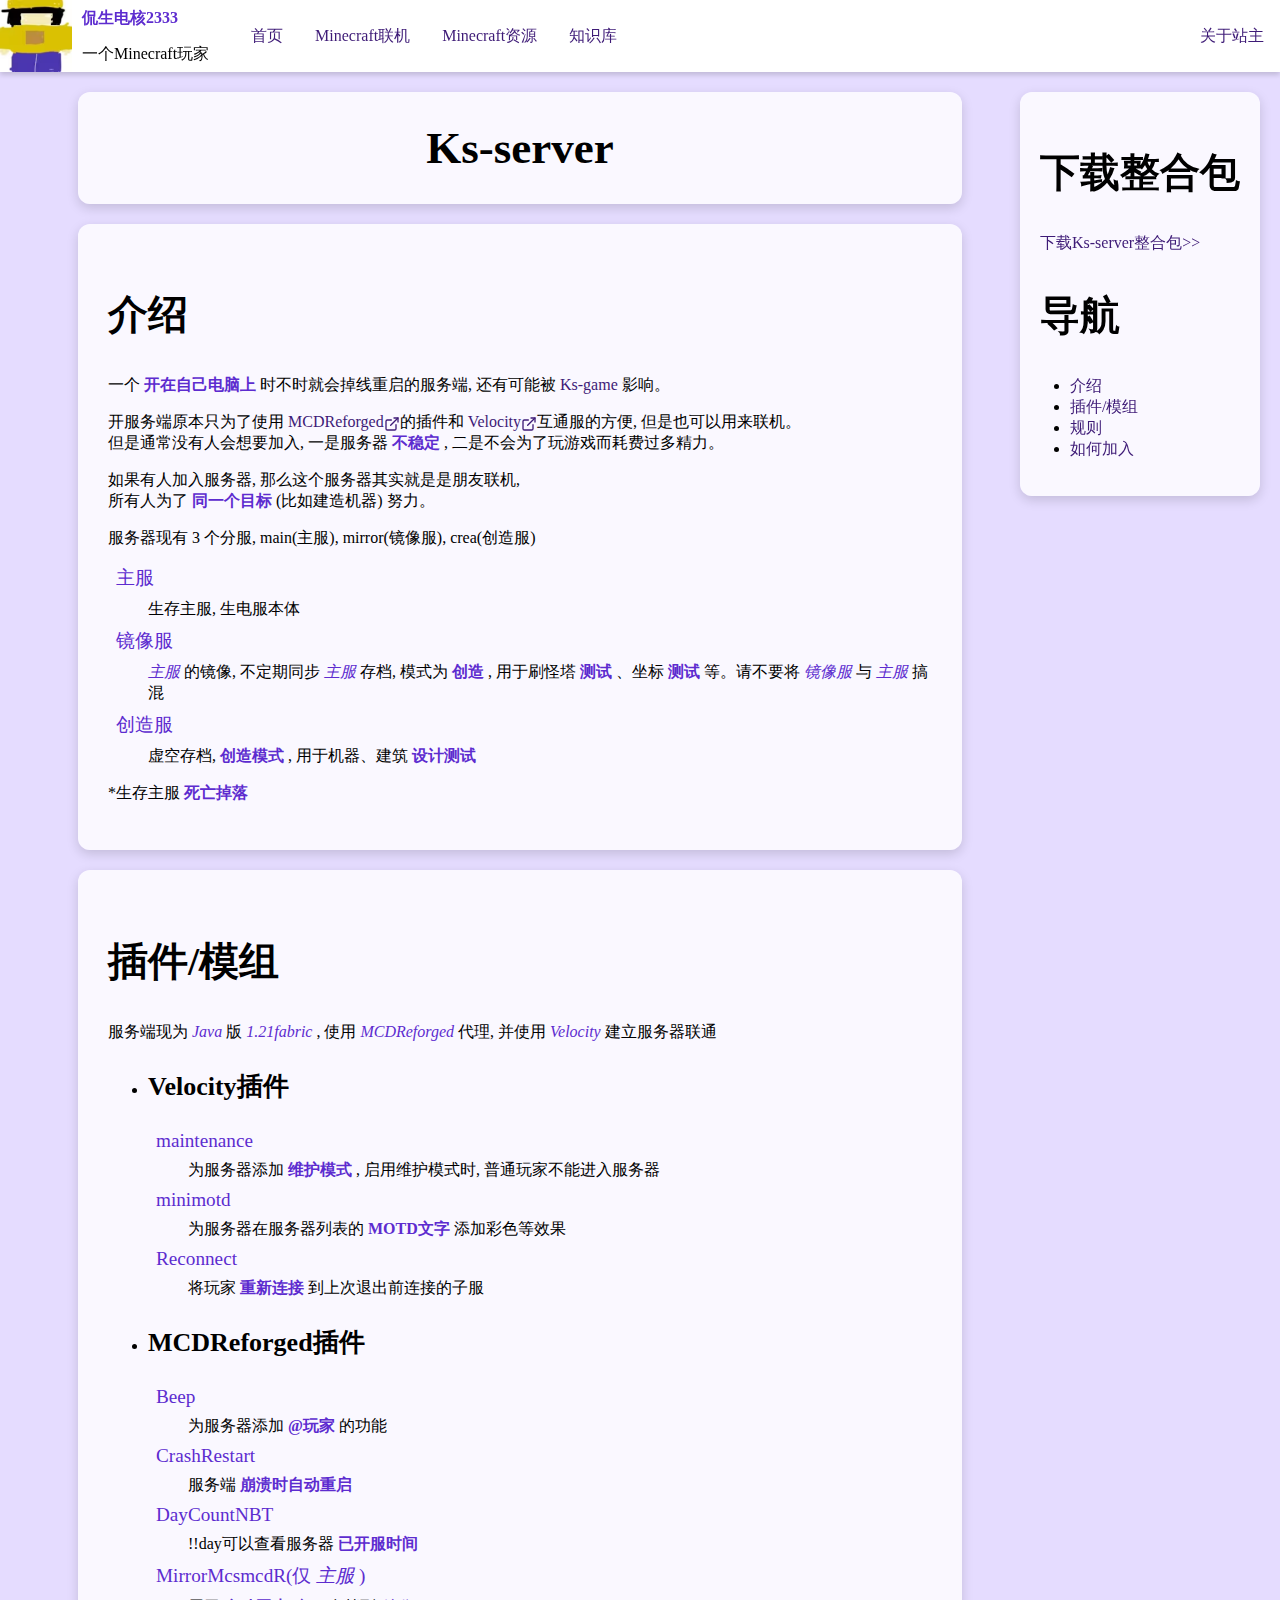
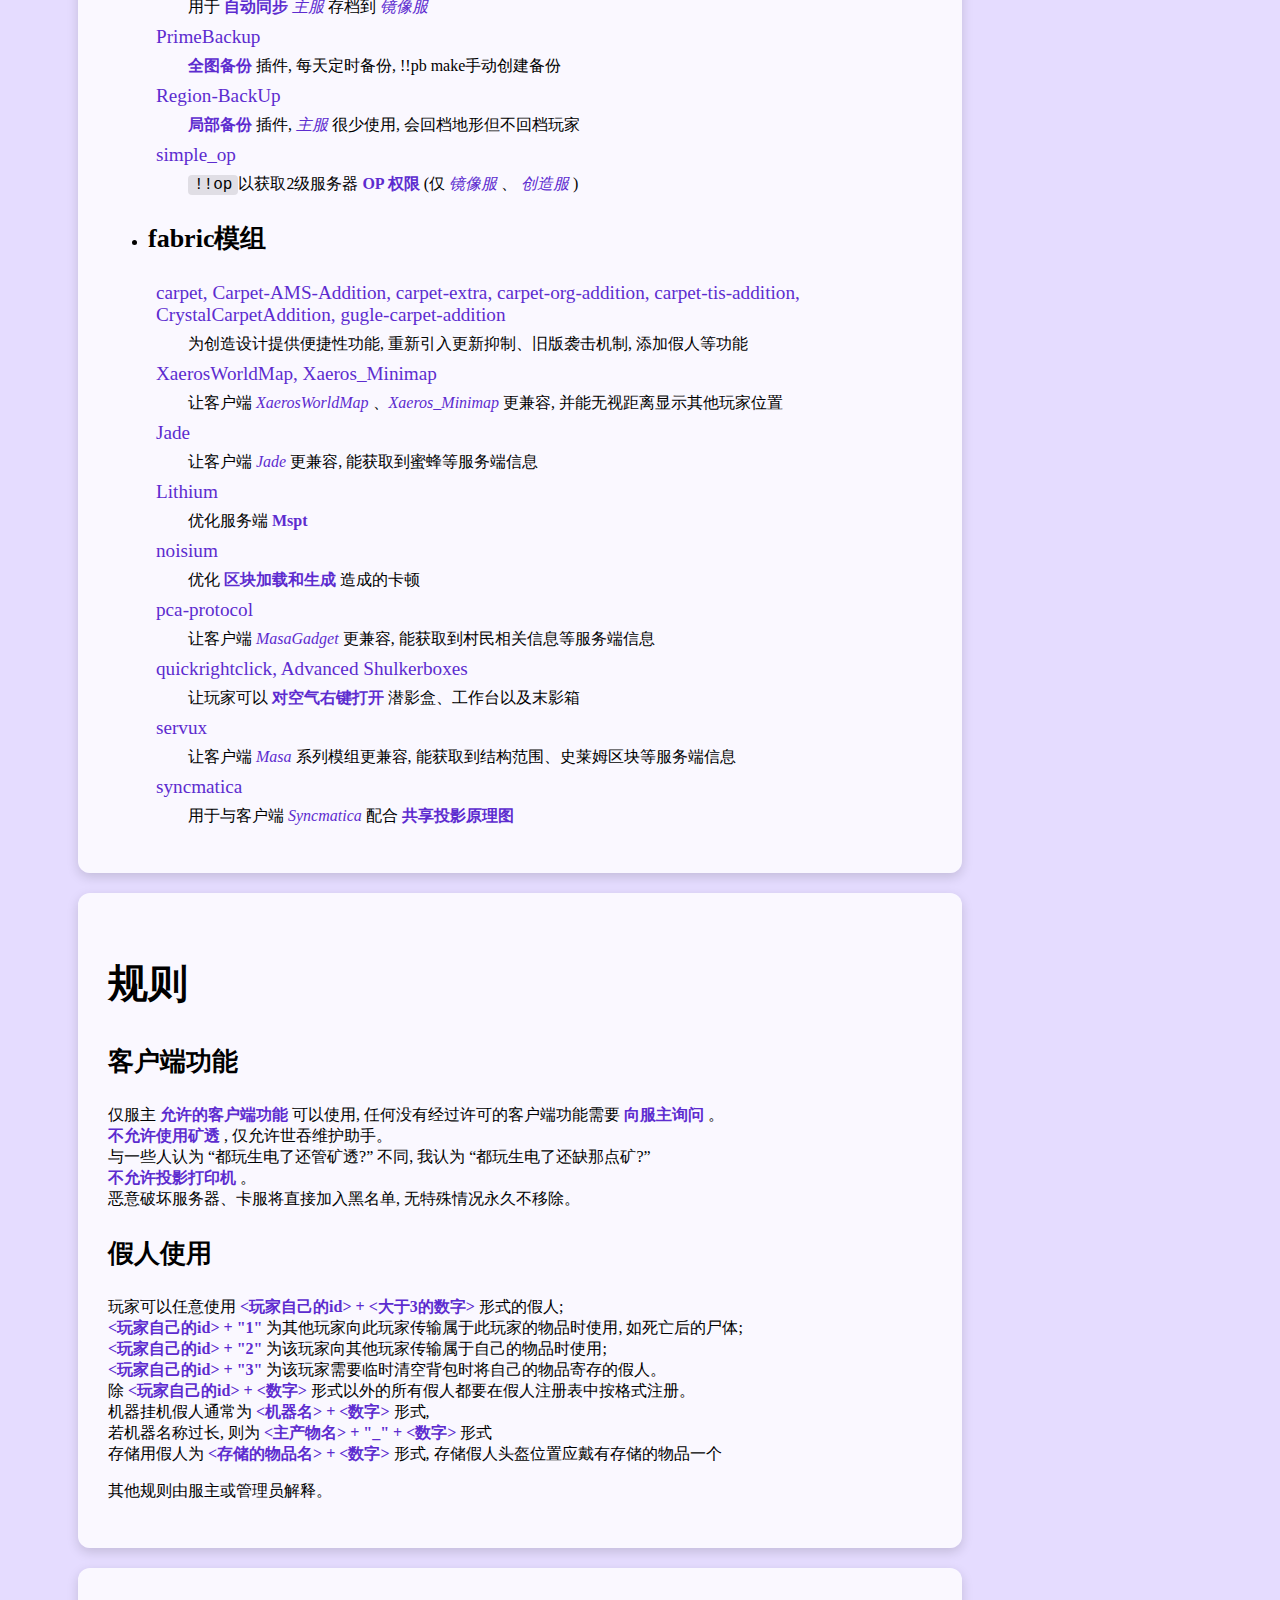
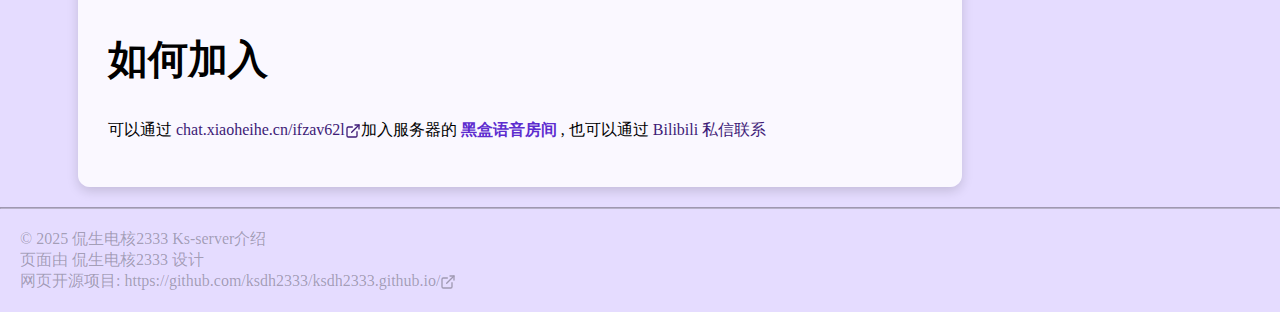
<file: html/server/ks-server.html>
<!DOCTYPE html>
<html lang="zh-Hans-CN">

<head>
  <meta charset="UTF-8">
  <meta name="viewport" content="width=device-width, initial-scale=1.0">
  <meta name="keywords" content="Ks-server, Ks服, Minecraft生电服">
  <meta name="description" content="Ks-server介绍">
  <meta name="author" content="侃生电核2333">
  <base target="_self" href="/">
  <link rel="icon" href="resources/img/avatar-ksdh2333.png">
  <link rel="stylesheet" href="css/core/global.css">
  <script defer src="javascript/sidebar.js"></script>
  <title>Ks-server Minecraft生电服 - 侃生电核2333</title>
</head>

<body>
  <header>
    <nav class="header-nav">
      <div>
        <a href="index.html" title="首页"><img src="resources/img/avatar-ksdh2333.png" width="128" height="128" alt="头像"></a>
        <div>
          <strong>侃生电核2333</strong>
          <p>
            一个Minecraft玩家
          </p>
        </div>
      </div>
      <div>
        <ul>
          <li><a href="index.html">首页</a></li>
          <li><a href="html/server/server-nav.html">Minecraft联机</a></li>
          <li><a href="html/minecraft-resources/minecraft-resources-nav.html">Minecraft资源</a></li>
          <li><a href="html/knowledge-base/knowledge-base-nav.html">知识库</a></li>
        </ul>
      </div>
      <a href="html/about-host.html" id="about-host">关于站主</a>
    </nav>
  </header>

  <aside class="sidebar-nav">
    <div>
      <h2>下载整合包</h2>
      <a href="html/server/ks-server/dowloads.html" title="下载用于游玩Ks-server的整合包">下载Ks-server整合包&gt;&gt;</a>
    </div>
    <nav>
      <h2>导航</h2>
      <ul>
        <li><a href="html/server/ks-server.html#介绍">介绍</a></li>
        <li><a href="html/server/ks-server.html#插件/模组">插件/模组</a></li>
        <li><a href="html/server/ks-server.html#规则">规则</a></li>
        <li><a href="html/server/ks-server.html#加入">如何加入</a></li>
      </ul>
    </nav>
  </aside>

  <main class="with-sidebar">
    <h1 class="center card-1">Ks-server</h1>

    <section class="left card-1">
      <div>
        <h2 id="介绍">介绍</h2>
        <p>
          一个 <strong>开在自己电脑上</strong> 时不时就会掉线重启的服务端, 还有可能被<a href="html/server/ks-game.html">Ks-game</a>影响。
        </p>
        <p>
          开服务端原本只为了使用<a href="https://docs.mcdreforged.com/zh-cn/latest/" target="_blank" title="MCDReforged说明文档">MCDReforged</a>的插件和<a href="https://papermc.io/software/velocity/" target="_blank" title="Velocity官网">Velocity</a>互通服的方便, 但是也可以用来联机。
          <br>
          但是通常没有人会想要加入, 一是服务器 <strong>不稳定</strong> , 二是不会为了玩游戏而耗费过多精力。
        </p>
        <p>
          如果有人加入服务器, 那么这个服务器其实就是是朋友联机,
          <br>
          所有人为了 <strong>同一个目标</strong> (比如建造机器) 努力。
        </p>
        <p>
          服务器现有 3 个分服, main(主服), mirror(镜像服), crea(创造服)
        </p>
        <dl>
          <dt>主服</dt>
          <dd>生存主服, 生电服本体</dd>
          <dt>镜像服</dt>
          <dd> <em>主服</em> 的镜像, 不定期同步 <em>主服</em> 存档, 模式为 <strong>创造</strong> , 用于刷怪塔 <strong>测试</strong> 、坐标 <strong>测试</strong> 等。请不要将 <em>镜像服</em> 与 <em>主服</em> 搞混</dd>
          <dt>创造服</dt>
          <dd>虚空存档, <strong>创造模式</strong> , 用于机器、建筑 <strong>设计测试</strong></dd>
        </dl>
        <p>
          *生存主服 <strong>死亡掉落</strong>
        </p>
      </div>
    </section>

    <section class="left card-1">
      <div>
        <h2 id="插件/模组">插件/模组</h2>
        <p>
          服务端现为 <em>Java</em> 版 <em>1.21fabric</em> , 使用 <em>MCDReforged</em> 代理, 并使用 <em>Velocity</em> 建立服务器联通
        </p>
        <ul>
          <li>
            <h3>Velocity插件</h3>
            <dl>
              <dt>maintenance</dt>
              <dd>为服务器添加 <strong>维护模式</strong> , 启用维护模式时, 普通玩家不能进入服务器</dd>
              <dt>minimotd</dt>
              <dd>为服务器在服务器列表的 <strong>MOTD文字</strong> 添加彩色等效果</dd>
              <dt>Reconnect</dt>
              <dd>将玩家 <strong>重新连接</strong> 到上次退出前连接的子服</dd>
            </dl>
          </li>
          <li>
            <h3>MCDReforged插件</h3>
            <dl>
              <dt>Beep</dt>
              <dd>为服务器添加 <strong>@玩家</strong> 的功能</dd>
              <dt>CrashRestart</dt>
              <dd>服务端 <strong>崩溃时自动重启</strong></dd>
              <dt>DayCountNBT</dt>
              <dd>!!day可以查看服务器 <strong>已开服时间</strong></dd>
              <dt>MirrorMcsmcdR(仅 <em>主服</em> )</dt>
              <dd>用于 <strong>自动同步</strong> <em>主服</em> 存档到 <em>镜像服</em> </dd>
              <dt>PrimeBackup</dt>
              <dd><strong>全图备份</strong> 插件, 每天定时备份, !!pb make手动创建备份</dd>
              <dt>Region-BackUp</dt>
              <dd><strong>局部备份</strong> 插件, <em>主服</em> 很少使用, 会回档地形但不回档玩家</dd>
              <dt>simple_op</dt>
              <dd><code>!!op</code>以获取2级服务器 <strong>OP 权限</strong> (仅 <em>镜像服</em> 、 <em>创造服</em> )</dd>
            </dl>
          </li>
          <li>
            <h3>fabric模组</h3>
            <dl>
              <dt>carpet, Carpet-AMS-Addition, carpet-extra, carpet-org-addition, carpet-tis-addition, CrystalCarpetAddition, gugle-carpet-addition</dt>
              <dd>为创造设计提供便捷性功能, 重新引入更新抑制、旧版袭击机制, 添加假人等功能</dd>
              <dt>XaerosWorldMap, Xaeros_Minimap</dt>
              <dd>让客户端 <em>XaerosWorldMap</em> 、<em>Xaeros_Minimap</em> 更兼容, 并能无视距离显示其他玩家位置</dd>
              <dt>Jade</dt>
              <dd>让客户端 <em>Jade</em> 更兼容, 能获取到蜜蜂等服务端信息</dd>
              <dt>Lithium</dt>
              <dd>优化服务端 <strong>Mspt</strong></dd>
              <dt>noisium</dt>
              <dd>优化 <strong>区块加载和生成</strong> 造成的卡顿</dd>
              <dt>pca-protocol</dt>
              <dd>让客户端 <em>MasaGadget</em> 更兼容, 能获取到村民相关信息等服务端信息</dd>
              <dt>quickrightclick, Advanced Shulkerboxes</dt>
              <dd>让玩家可以 <strong>对空气右键打开</strong> 潜影盒、工作台以及末影箱</dd>
              <dt>servux</dt>
              <dd>让客户端 <em>Masa</em> 系列模组更兼容, 能获取到结构范围、史莱姆区块等服务端信息</dd>
              <dt>syncmatica</dt>
              <dd>用于与客户端 <em>Syncmatica</em> 配合 <strong>共享投影原理图</strong></dd>
            </dl>
          </li>
        </ul>
      </div>
    </section>

    <section class="left card-1">
      <div>
        <h2 id="规则">规则</h2>
        <h3>客户端功能</h3>
        <p>
          仅服主 <strong>允许的客户端功能</strong> 可以使用, 任何没有经过许可的客户端功能需要 <strong>向服主询问</strong> 。
          <br>
          <strong>不允许使用矿透</strong> , 仅允许世吞维护助手。<br>
          与一些人认为 <q>都玩生电了还管矿透?</q> 不同, 我认为 <q>都玩生电了还缺那点矿?</q>
          <br>
          <strong>不允许投影打印机</strong> 。
          <br>
          恶意破坏服务器、卡服将直接加入黑名单, 无特殊情况永久不移除。
        </p>
        <h3>假人使用</h3>
        <p>
          玩家可以任意使用 <strong>&lt玩家自己的id&gt + &lt大于3的数字&gt</strong> 形式的假人;
          <br>
          <strong>&lt玩家自己的id&gt + "1"</strong> 为其他玩家向此玩家传输属于此玩家的物品时使用, 如死亡后的尸体;
          <br>
          <strong>&lt玩家自己的id&gt + "2"</strong> 为该玩家向其他玩家传输属于自己的物品时使用;
          <br>
          <strong>&lt玩家自己的id&gt + "3"</strong> 为该玩家需要临时清空背包时将自己的物品寄存的假人。
          <br>
          除 <strong>&lt玩家自己的id&gt + &lt;数字&gt;</strong> 形式以外的所有假人都要在假人注册表中按格式注册。
          <br>
          机器挂机假人通常为 <strong>&lt机器名&gt + &lt;数字&gt</strong> 形式,
          <br>
          若机器名称过长, 则为 <strong>&lt主产物名&gt + "_" + &lt;数字&gt</strong> 形式
          <br>
          存储用假人为 <strong>&lt存储的物品名&gt + &lt;数字&gt</strong> 形式, 存储假人头盔位置应戴有存储的物品一个
        </p>
        <p>
          其他规则由服主或管理员解释。
        </p>
      </div>
    </section>

    <section class="left card-1">
      <div>
        <h2 id="加入">如何加入</h2>
        <p>
          可以通过<a href="https://chat.xiaoheihe.cn/ifzav62l" target="_blank">chat.xiaoheihe.cn/ifzav62l</a>加入服务器的
          <strong>黑盒语音房间</strong> ,
          也可以通过<a href="https://space.bilibili.com/3493268878789144">Bilibili 私信联系</a>
        </p>
      </div>
    </section>
  </main>

  <hr>
  <footer>
    <p>
      &copy; 2025 侃生电核2333 Ks-server介绍
      <br>
      页面由 侃生电核2333 设计
      <br>
      网页开源项目:<a href="https://github.com/ksdh2333/ksdh2333.github.io/" target="_blank">https://github.com/ksdh2333/ksdh2333.github.io/</a>
    </p>
  </footer>
</body>

</html>
</file>
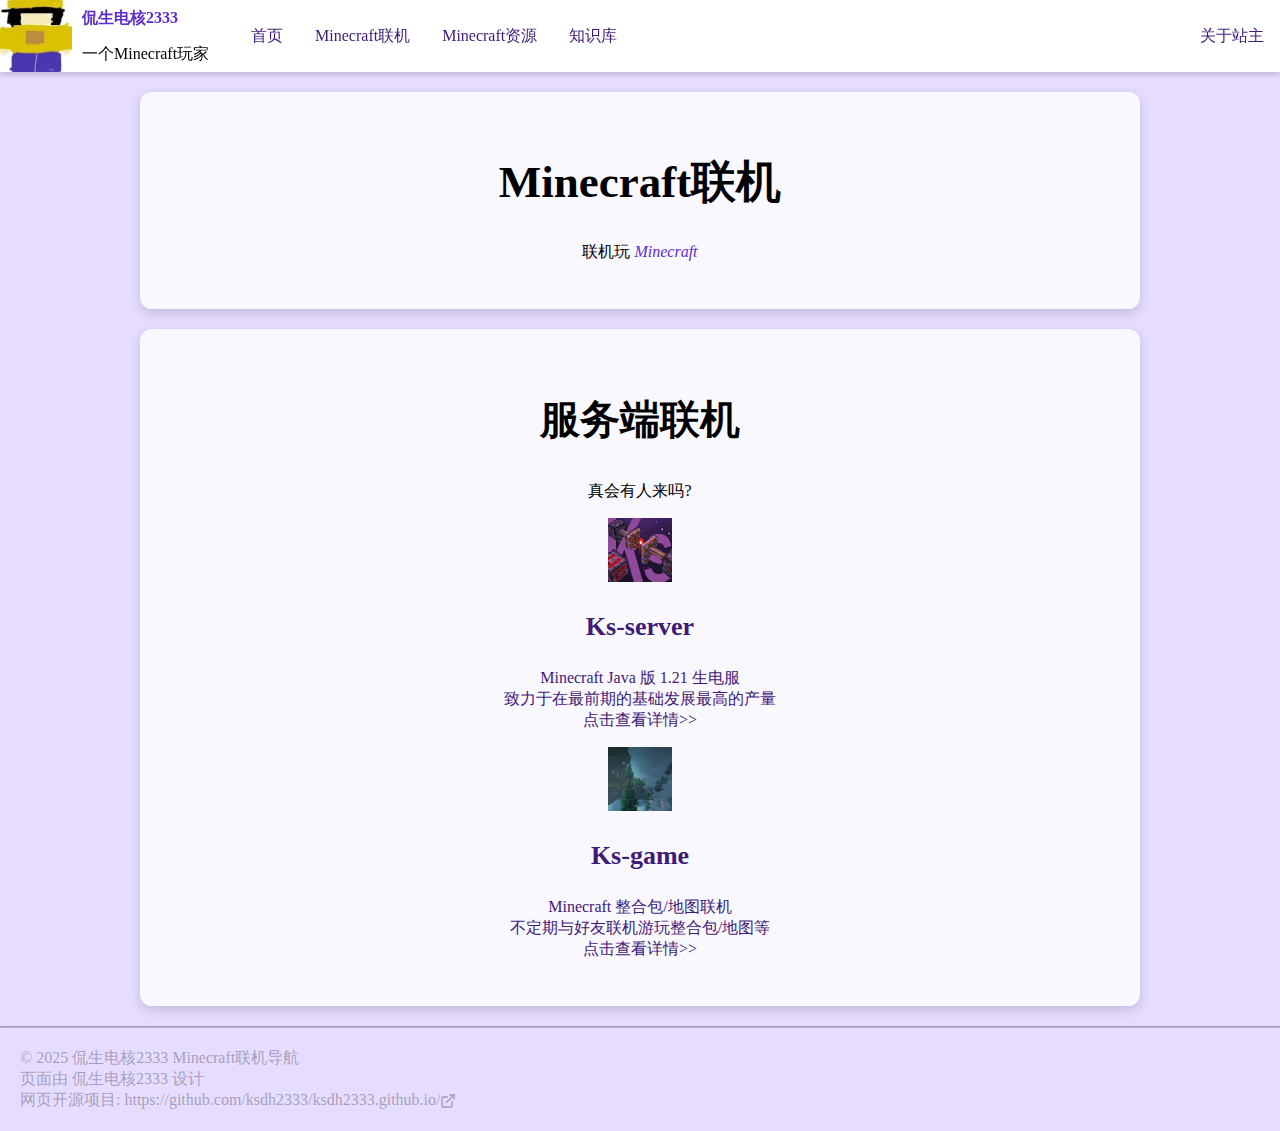
<file: html/server/server-nav.html>
<!DOCTYPE html>
<html lang="zh-Hans-CN">

<head>
  <meta charset="UTF-8">
  <meta name="viewport" content="width=device-width, initial-scale=1.0">
  <meta name="keywords" content="Ks-server, Ks服, Ks-game, Minecraft生电服, Minecraft联机">
  <meta name="description" content="侃生电核2333联机">
  <meta name="author" content="侃生电核2333">
  <base target="_self" href="/">
  <link rel="icon" href="resources/img/avatar-ksdh2333.png">
  <link rel="stylesheet" href="css/core/global.css">
  <script defer src="javascript/sidebar.js"></script>
  <title>联机 Server - 侃生电核2333</title>
</head>

<body>
  <header>
    <nav class="header-nav">
      <div>
        <a href="index.html" title="首页"><img src="resources/img/avatar-ksdh2333.png" width="128" height="128" alt="头像"></a>
        <div>
          <strong>侃生电核2333</strong>
          <p>
            一个Minecraft玩家
          </p>
        </div>
      </div>
      <div>
        <ul>
          <li><a href="index.html">首页</a></li>
          <li><a href="html/server/server-nav.html">Minecraft联机</a></li>
          <li><a href="html/minecraft-resources/minecraft-resources-nav.html">Minecraft资源</a></li>
          <li><a href="html/knowledge-base/knowledge-base-nav.html">知识库</a></li>
        </ul>
      </div>
      <a href="html/about-host.html" id="about-host">关于站主</a>
    </nav>
  </header>

  <main>
    <div class="center card-1">

      <h1>Minecraft联机</h1>

      <p>
        联机玩 <em>Minecraft</em>
      </p>
    </div>
    <div class="center card-1">
      <h2>服务端联机</h2>
      <p>
        真会有人来吗?
      </p>
      <div class="card-4-parent">
        <a href="html/server/ks-server.html" title="Ks-server 介绍" class="card-4 floating">
          <img src="resources/img/ks-server-icon.png" width="64" height="64" alt="Ks服图标">

          <h3>Ks-server</h3>

          <p>
            Minecraft Java 版 1.21 生电服
            <br>
            致力于在最前期的基础发展最高的产量
            <br>
            点击查看详情&gt;&gt;
          </p>
        </a>
        <a href="html/server/ks-game.html" title="ks-game" class="card-4 floating">
          <img src="resources/img/ks-game-icon.png" width="64" height="64" alt="Ks-game图标">

          <h3>Ks-game</h3>

          <p>
            Minecraft 整合包/地图联机
            <br>
            不定期与好友联机游玩整合包/地图等
            <br>
            点击查看详情&gt;&gt;
          </p>
        </a>
      </div>
    </div>
  </main>

  <hr>
  <footer>
    <p>
      &copy; 2025 侃生电核2333 Minecraft联机导航
      <br>
      页面由 侃生电核2333 设计
      <br>
      网页开源项目:<a href="https://github.com/ksdh2333/ksdh2333.github.io/" target="_blank" title="github - ksdh2333.github.io">https://github.com/ksdh2333/ksdh2333.github.io/</a>
    </p>
  </footer>
</body>

</html>
</file>
<file: css/core/global.css>
/* 通用 */

/* 颜色 */
/* 深色模式支持 */
/* 媒体查询定义 */
:root {
  color-scheme: light dark;

  --background-color: rgb(229, 220, 255);
  --text-color: rgb(0, 0, 0);

  --border-color-hr: rgba(0, 0, 0, 0.3);
  --border-color-table: rgb(210, 188, 233);

  --text-color-link: rgb(62, 27, 119);
  --text-color-link-hover: rgb(73, 23, 167);

  --text-color-strong: rgb(93, 44, 207);

  --background-color-header-nav: white;
  --background-color-header-nav-hover: rgba(0, 0, 0, 0.11);

  --background-color-botton: rgba(193, 146, 255, 0.4);
  --background-color-botton-back: rgba(255, 255, 255, 0.8);

  --background-color-card-level1: rgba(255, 255, 255, 0.8);
  --background-color-block-tips: rgba(0, 0, 0, 0.1);
  --background-color-code: rgba(0, 0, 0, 0.1);

  --text-color-footer: rgba(0, 0, 0, 0.3);
}

@media (prefers-color-scheme: dark) {
  :root {
    --background-color: rgb(39, 27, 66);
    --text-color: rgb(226, 212, 241);

    --border-color-hr: rgba(255, 255, 255, 0.3);
    --border-color-table: rgb(56, 40, 95);

    --text-color-link: rgb(173, 141, 207);
    --text-color-link-hover: rgb(172, 143, 253);

    --text-color-strong: rgb(150, 107, 250);

    --background-color-header-nav: black;
    --background-color-header-nav-hover: rgba(255, 255, 255, 0.123);

    --background-color-botton: rgba(63, 22, 116, 0.5);
    --background-color-botton-back: rgba(0, 0, 0, 0.7);

    --background-color-card-level1: rgba(0, 0, 0, 0.7);
    --background-color-block-tips: rgba(255, 255, 255, 0.1);
    --background-color-code: rgba(255, 255, 255, 0.1);

    --text-color-footer: rgba(255, 255, 255, 0.3);
  }
}

/* light-dark() */
@supports (color: light-dark(white, black)) {
  :root {
    --background-color: light-dark(rgb(229, 220, 255), rgb(39, 27, 66));
    --text-color: light-dark(rgb(0, 0, 0), rgb(226, 212, 241));

    --border-color-hr: light-dark(rgba(0, 0, 0, 0.3), rgba(255, 255, 255, 0.3));
    --border-color-table: light-dark(rgb(210, 188, 233), rgb(56, 40, 95));

    --text-color-link: light-dark(rgb(62, 27, 119), rgb(173, 141, 207));
    --text-color-link-hover: light-dark(rgb(73, 23, 167), rgb(172, 143, 253));

    --text-color-strong: light-dark(rgb(93, 44, 207), rgb(150, 107, 250));

    --background-color-header-nav: light-dark(white, black);
    --background-color-header-nav-hover: light-dark(rgba(0, 0, 0, 0.11), rgba(255, 255, 255, 0.123));

    --background-color-botton: light-dark(rgba(193, 146, 255, 0.4), rgba(63, 22, 116, 0.5));
    --background-color-botton-back: light-dark(rgba(255, 255, 255, 0.8), rgba(0, 0, 0, 0.7));

    --background-color-card-level1: light-dark(rgba(255, 255, 255, 0.8), rgba(0, 0, 0, 0.7));
    --background-color-block-tips: light-dark(rgba(0, 0, 0, 0.1), rgba(255, 255, 255, 0.1));
    --background-color-code: light-dark(rgba(0, 0, 0, 0.1), rgba(255, 255, 255, 0.1));

    --text-color-footer: light-dark(rgba(0, 0, 0, 0.3), rgba(255, 255, 255, 0.3));
  }
}

html {
  box-sizing: border-box;
}

*,
*::before,
*::after {
  box-sizing: inherit;
}

/* 宽度与高度将包括内容, 内边距, 边框 */

/* HTML5 元素 */
header,
section,
footer,
aside,
nav,
main,
article,
figure {
  display: block;
}

body,
html {
  background-color: var(--background-color);
  color: var(--text-color);
  position: relative;
  margin: 0;
  padding: 0;
  top: 0;
}

h1 {
  font-size: 45px;
}

h2 {
  font-size: 40px;
}

h3 {
  font-size: 26px;
}

h4 {
  font-size: 20px;
}

h5 {
  font-size: 18px;
}

dt {
  color: var(--text-color-strong);
  font-size: larger;
  font-weight: 500;
  margin: 8px;
}

code {
  background-color: var(--background-color-code);
  font-family: Consolas, Monaco, monospace;
  padding: 1px 6px;
  border-radius: 4px;
  display: inline-block;
  overflow-x: auto;
  overflow-y: hidden;
  max-width: 100%;
  vertical-align: middle;
  white-space: nowrap;
}

code:has(pre) {
  display: block;
  margin: 8px 0;
  padding: 8px;
}

code > pre {
  font-family: Consolas, Monaco, monospace;
  margin: 0;
}

code::-webkit-scrollbar {
  height: 8px;
}

code::-webkit-scrollbar-thumb {
  background-color: var(--border-color-hr);
  border-radius: 4px;
}

table,
th,
td {
  border-color: var(--border-color-table);
  border: 1px solid;
  margin: 0;
  padding: 7px;
  border-collapse: collapse;
}

table {
  width: 100%;
}

th {
  text-align: center;
}

.center {
  text-align: center;
}

.left {
  text-align: left;
}

a::before,
a::after {
  content: " ";
}

em,
strong{
  color: var(--text-color-strong);
}

hr {
  border-color: var(--border-color-hr);
}

/* 链接 */
a,
summary {
  color: var(--text-color-link);
  text-decoration: none;
  cursor: pointer;
}

a:hover,
summary:hover {
  color: var(--text-color-link-hover);
  text-decoration: underline;
}

/* 外部链接图标 */
a[download]::before,
a[target="_blank"]::after{
  content: " ";
  display: inline-block;
  width: 1em;
  height: 1em;
  vertical-align: middle;
  background-color: currentColor;
}

a[target="_blank"]::after {
  mask: url("data:image/svg+xml,%3Csvg xmlns='http://www.w3.org/2000/svg' width='24' height='24' viewBox='0 0 24 24' fill='none' stroke='currentColor' stroke-width='2' stroke-linecap='round' stroke-linejoin='round'%3E%3Cpath d='M18 13v6a2 2 0 0 1-2 2H5a2 2 0 0 1-2-2V8a2 2 0 0 1 2-2h6'/%3E%3Cpolyline points='15 3 21 3 21 9'/%3E%3Cline x1='10' y1='14' x2='21' y2='3'/%3E%3C/svg%3E") no-repeat center;
  mask-size: contain;
}

a[download]::before {
  mask: url("data:image/svg+xml,%3Csvg xmlns='http://www.w3.org/2000/svg' width='24' height='24' viewBox='0 0 24 24' fill='none' stroke='currentColor' stroke-width='2' stroke-linecap='round' stroke-linejoin='round'%3E%3Cpath d='M21 15v4a2 2 0 0 1-2 2H5a2 2 0 0 1-2-2v-4'/%3E%3Cpolyline points='7 10 12 15 17 10'/%3E%3Cline x1='12' y1='15' x2='12' y2='3'/%3E%3C/svg%3E") no-repeat center;
  mask-size: contain;
}

/* 置顶水平导航栏 */
:root {
  /* 定义导航栏高度变量 */
  --header-height: clamp(40px, 8vh, 100vh);
}

html {
  scroll-padding-top: calc(var(--header-height) + 20px);
}

header,
nav.header-nav {
  width: 100%;
  margin: 0;
  float: none;
  z-index: 1000;
}

header {
  position: fixed;
  height: var(--header-height);
  top: 0;
}

nav.header-nav {
  background-color: var(--background-color-header-nav);
  height: 100%;
}

nav.header-nav img {
  height: 100%;
  width: auto;
}

nav.header-nav strong,
nav.header-nav p {
  display: flex;
  margin: 0 10px;
  padding: 0;
  height: 50%;
  align-items: center;
}

nav.header-nav {
  position: absolute;
  overflow: hidden;
  float: left;

  box-shadow: 0 3px 5px rgba(0, 0, 0, 0.158);
}

nav.header-nav li,
nav.header-nav div,
nav.header-nav ul,
nav.header-nav a {
  height: 100%;
  float: left;
}

nav.header-nav ul {
  margin: 0;
  padding: 0 1em;
  position: relative;

  list-style-type: none;
}

nav.header-nav li>a,
#about-host {
  display: flex;
  /* padding: 25px 1em 24px 1em; */
  padding-left: 1em;
  padding-right: 1em;
  line-height: 60px;

  align-items: center;
  text-align: center;
}

#about-host {
  float: right;
}

nav.header-nav li>a:hover,
#about-host:hover {
  background-color: var(--background-color-header-nav-hover);
}

/* 主要内容区域添加顶部边距, 避免被导航栏遮挡 */
main {
  margin-top: calc(var(--header-height) + 20px);
}

/* 按钮 */
.botton {
  background-color: var(--background-color-botton);
  display: block;
  margin: 20px;
  padding: 7px;

  border-radius: 15px;
  box-shadow: 0 4px 12px rgba(0, 0, 0, 0.15);
  text-align: center;
}

.back {
  background-color: var(--background-color-botton-back);
  position: sticky;
  width: 150px;
  top: calc(var(--header-height) + 20px);
}

/* 侧边栏导航 */
.with-sidebar {
  padding-right: 0;
}

aside.sidebar-nav {
  background-color: var(--background-color-card-level1);
  display: block;
  position: sticky;
  top: calc(var(--header-height) + 20px);
  float: right;
  margin: 0 20px;
  padding: 20px;
  width: auto;
  /* min-width: 200px; */
  z-index: 990;

  border-radius: 12px;
  box-shadow: 0 4px 12px rgba(0, 0, 0, 0.15);
}

aside.sidebar-nav ul {
  padding: 0 0 0 30px;
}

@media screen and (max-width: 800px) {
  .with-sidebar {
    padding-right: 0;
  }

  aside.sidebar-nav {
    background-color: var(--background-color-card-level1);
    display: block;
    position: relative;
    top: var(--header-height);
    float: none;
    width: 85%;
    max-width: 1000px;
    padding: 30px;
    margin: 20px auto;
    border-radius: 12px;
    box-shadow: 0 4px 12px rgba(0, 0, 0, 0.15);
  }
}

/* 卡片 */
.card-1,
.card-2,
.card-3 {
  padding: 30px;
  max-width: 1000px;

  border-radius: 12px;
  box-shadow: 0 4px 12px rgba(0, 0, 0, 0.15);
}

.card-1,
.card-2 {
  background-color: var(--background-color-card-level1);
}

.card-3 {
  background-color: var(--background-color-botton);
}

.card-1 {
  width: 85%;
  margin: 20px auto;
}

.card-2-parent {
  width: 85%;
  gap: 20px;
  /* 设置两个卡片之间的间距 */
  display: flex;
  /* 将容器设置为Flex布局 */
  margin: 40px auto;
  max-width: 1000px;
  flex-direction: row;
}

/* 移动端适配 */
@media screen and (max-width: 800px) {
  .card-2-parent {
    flex-direction: column;
  }
}

.card-2,
.card-3 {
  display: block;
  flex: 1;
}

/* 浮动卡片 */
.floating {
  transition: transform 0.3s ease, box-shadow 0.3s ease;
}

.floating:hover {
  transform: translateY(-5px);
  box-shadow: 0 8px 20px rgba(0, 0, 0, 0.2);
}

.floating:active {
  transform: translateY(4px);
  box-shadow: 0 2px 8px rgba(0, 0, 0, 0.12);
}

/* 块引用 */
blockquote, 
.block-tips {
  display: block;
  background-color: var(--background-color-block-tips);
  box-shadow: inset 2px 2px 5px rgba(0, 0, 0, 0.2);
  padding: 16px 20px;
  margin: 6px 0;
}

blockquote {
  border-left: 8px solid var(--border-color-hr);
}

.block-tips {
  border-left: 8px solid var(--border-color-table);
}

/* 页脚 */
/* footer, footer a {color: light-dark(rgba(0, 0, 0, 0.3), rgba(255, 255, 255, 0.3));} */
footer {
  margin: 20px
}

footer,
footer a {
  color: var(--text-color-footer);
}
</file>
